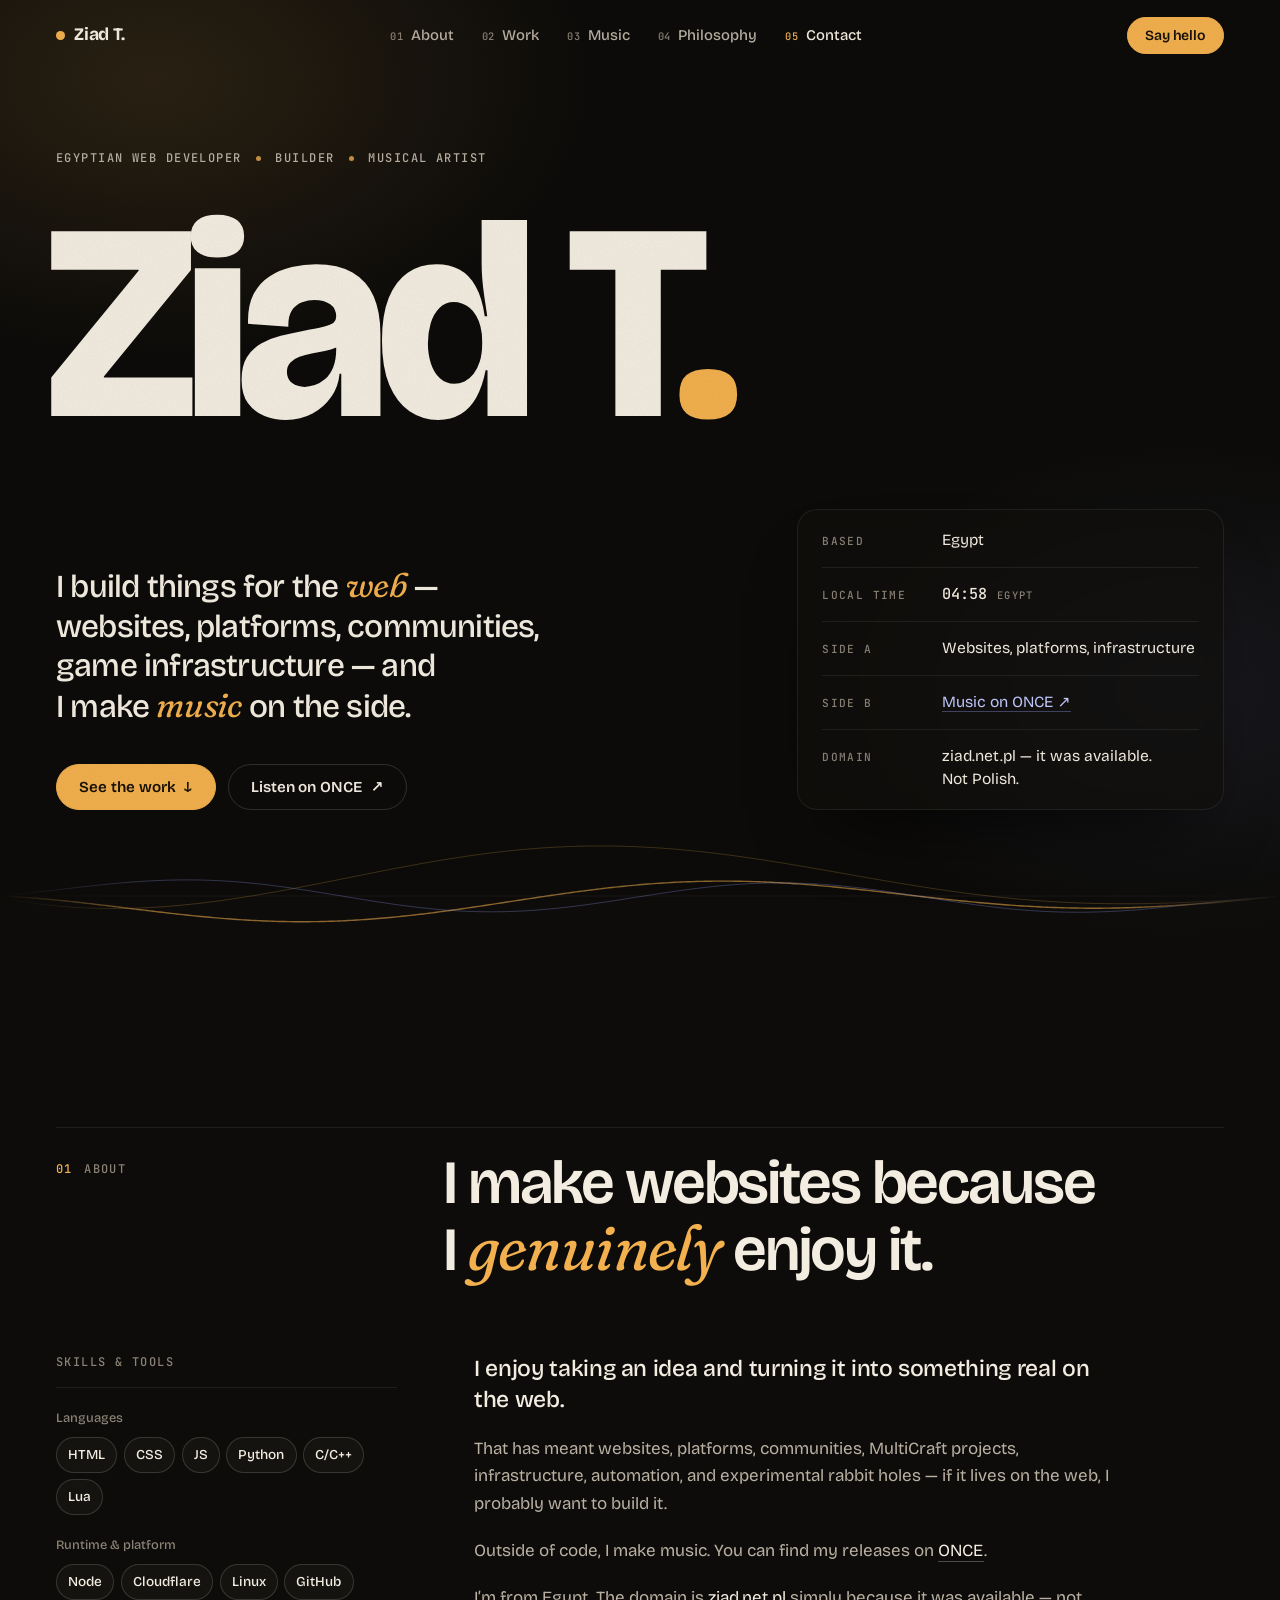
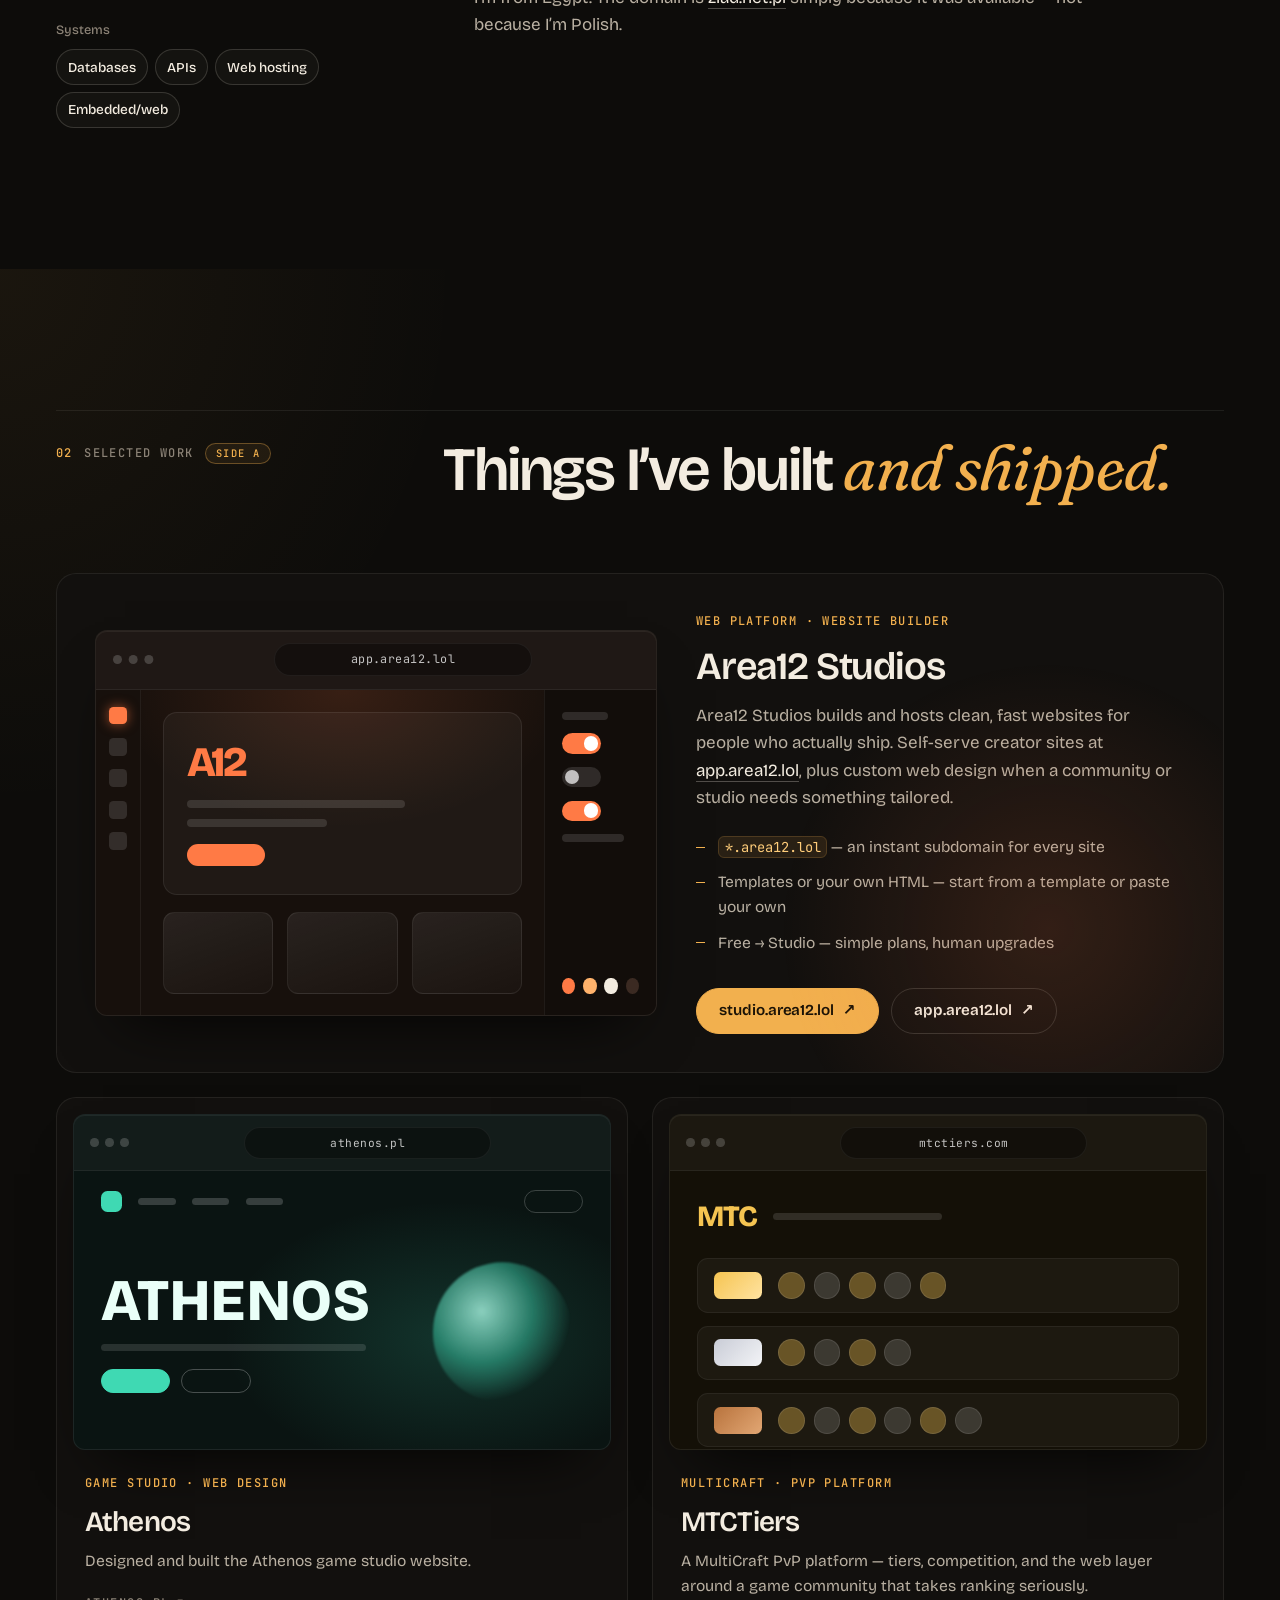
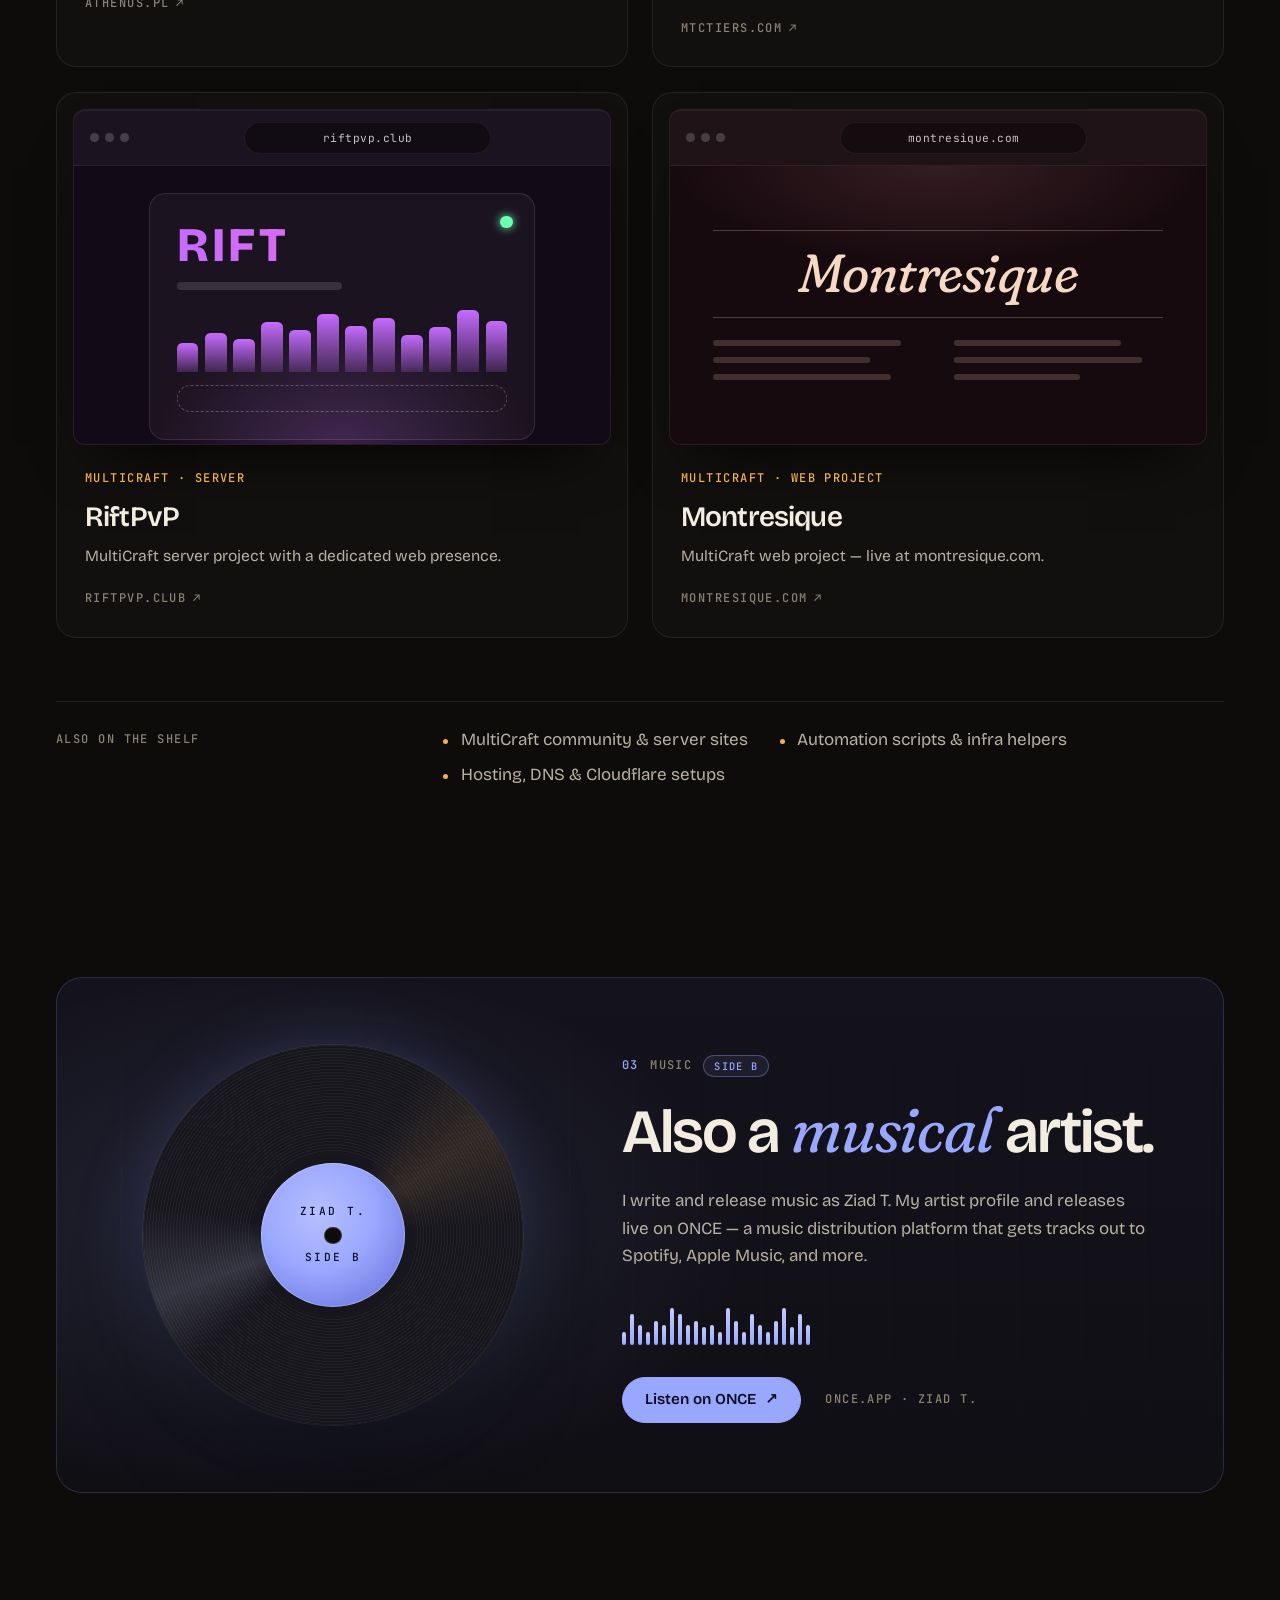
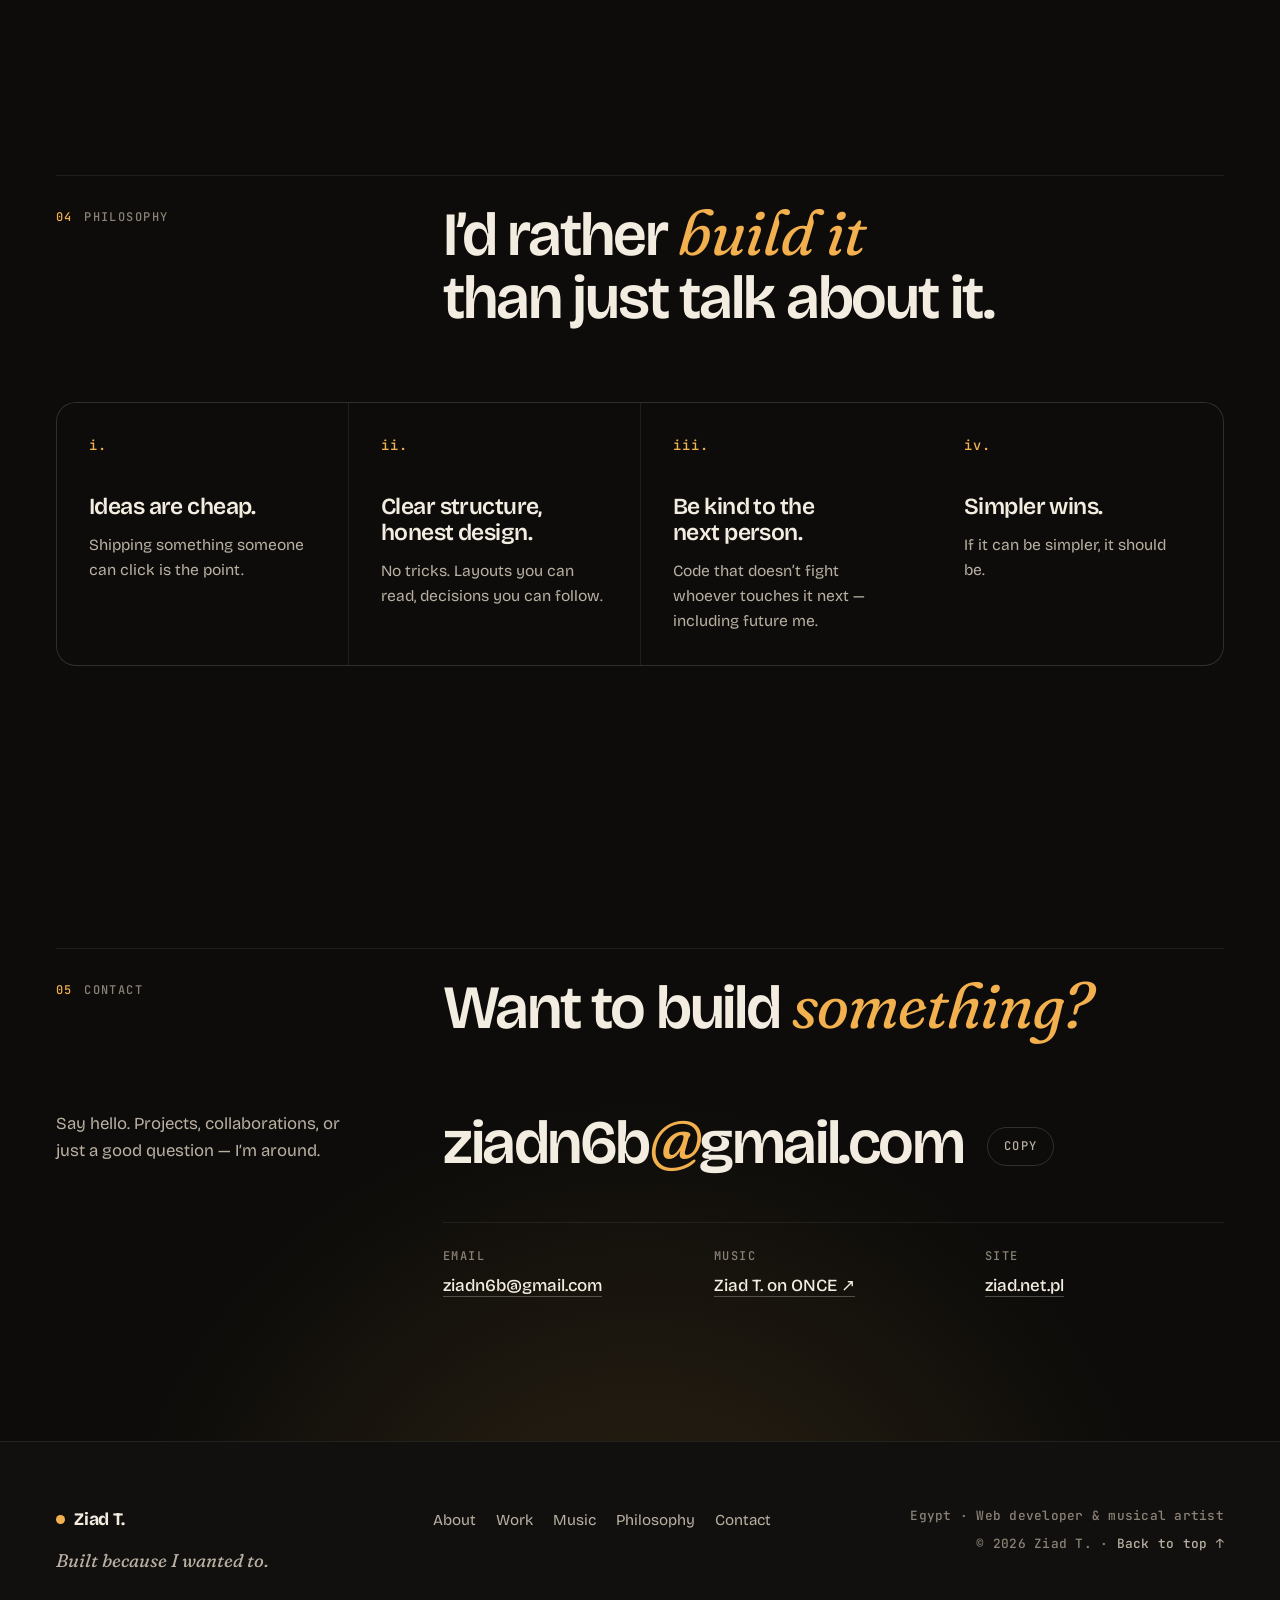
<file: index.html>
<!DOCTYPE html>
<html lang="en" class="no-js">
<head>
  <meta charset="UTF-8">
  <meta name="viewport" content="width=device-width, initial-scale=1.0, viewport-fit=cover">
  <title>Ziad T. — Web Developer, Builder &amp; Musical Artist</title>
  <meta name="description" content="Egyptian web developer, builder, and musical artist. I love building things for the web — and making music on the side.">
  <meta name="author" content="Ziad T.">
  <meta name="robots" content="index, follow">
  <meta name="theme-color" content="#0d0c0a">
  <meta name="color-scheme" content="dark">
  <link rel="canonical" href="https://ziad.net.pl/">

  <!-- Open Graph -->
  <meta property="og:type" content="website">
  <meta property="og:url" content="https://ziad.net.pl/">
  <meta property="og:title" content="Ziad T. — Web Developer, Builder &amp; Musical Artist">
  <meta property="og:description" content="Egyptian web developer, builder, and musical artist. I love building things for the web — and making music on the side.">
  <meta property="og:image" content="https://ziad.net.pl/assets/og.png">
  <meta property="og:image:width" content="1200">
  <meta property="og:image:height" content="630">
  <meta property="og:image:alt" content="Ziad T. — I build things for the web and make music on the side.">
  <meta property="og:locale" content="en_US">
  <meta property="og:site_name" content="Ziad T.">

  <!-- Twitter -->
  <meta name="twitter:card" content="summary_large_image">
  <meta name="twitter:title" content="Ziad T. — Web Developer, Builder &amp; Musical Artist">
  <meta name="twitter:description" content="Egyptian web developer, builder, and musical artist.">
  <meta name="twitter:image" content="https://ziad.net.pl/assets/og.png">

  <link rel="icon" href="assets/favicon.svg" type="image/svg+xml">
  <link rel="apple-touch-icon" href="assets/apple-touch-icon.png">

  <link rel="preconnect" href="https://fonts.googleapis.com">
  <link rel="preconnect" href="https://fonts.gstatic.com" crossorigin>
  <link href="https://fonts.googleapis.com/css2?family=Bricolage+Grotesque:opsz,wght@12..96,300..800&family=Fraunces:ital,opsz,wght,SOFT,WONK@1,9..144,300..700,0..100,0..1&family=JetBrains+Mono:wght@400;500&display=swap" rel="stylesheet">

  <link rel="stylesheet" href="styles.css">

  <script type="application/ld+json">
  {
    "@context": "https://schema.org",
    "@type": "Person",
    "name": "Ziad T.",
    "url": "https://ziad.net.pl/",
    "email": "mailto:ziadn6b@gmail.com",
    "jobTitle": "Web developer",
    "nationality": { "@type": "Country", "name": "Egypt" },
    "knowsAbout": ["Web development", "Web platforms", "Infrastructure", "Music"],
    "sameAs": ["https://once.app/u/1d13454b-e098-41f7-97ac-60f2f4747c22"]
  }
  </script>
  <script>document.documentElement.classList.replace("no-js", "js");</script>
</head>
<body>
  <a class="skip-link" href="#main">Skip to content</a>
  <div class="grain" aria-hidden="true"></div>

  <header class="site-header" id="top">
    <div class="wrap header-inner">
      <a class="brand" href="#top" aria-label="Ziad T. — back to top">
        <span class="brand-dot" aria-hidden="true"></span>
        <span class="brand-name">Ziad T.</span>
      </a>

      <nav class="nav" aria-label="Primary">
        <ul class="nav-list">
          <li><a href="#about"><span class="nav-num" aria-hidden="true">01</span>About</a></li>
          <li><a href="#work"><span class="nav-num" aria-hidden="true">02</span>Work</a></li>
          <li><a href="#music"><span class="nav-num" aria-hidden="true">03</span>Music</a></li>
          <li><a href="#philosophy"><span class="nav-num" aria-hidden="true">04</span>Philosophy</a></li>
          <li><a href="#contact"><span class="nav-num" aria-hidden="true">05</span>Contact</a></li>
        </ul>
      </nav>

      <div class="header-actions">
        <a class="btn btn-primary btn-sm header-cta" href="mailto:ziadn6b@gmail.com">Say hello</a>
        <button class="nav-toggle" type="button" aria-expanded="false" aria-controls="menu" aria-label="Open menu">
          <span class="nav-toggle-bar" aria-hidden="true"></span>
          <span class="nav-toggle-bar" aria-hidden="true"></span>
        </button>
      </div>
    </div>
  </header>

  <div id="menu" class="menu" hidden>
    <nav class="menu-nav" aria-label="Mobile">
      <ol class="menu-list">
        <li><a href="#about"><span class="menu-num" aria-hidden="true">01</span>About</a></li>
        <li><a href="#work"><span class="menu-num" aria-hidden="true">02</span>Work</a></li>
        <li><a href="#music"><span class="menu-num" aria-hidden="true">03</span>Music</a></li>
        <li><a href="#philosophy"><span class="menu-num" aria-hidden="true">04</span>Philosophy</a></li>
        <li><a href="#contact"><span class="menu-num" aria-hidden="true">05</span>Contact</a></li>
      </ol>
    </nav>
    <div class="menu-foot">
      <a href="mailto:ziadn6b@gmail.com">ziadn6b@gmail.com</a>
      <a href="https://once.app/u/1d13454b-e098-41f7-97ac-60f2f4747c22" rel="noopener noreferrer" target="_blank">Ziad T. on ONCE <span aria-hidden="true">↗</span></a>
    </div>
  </div>

  <main id="main">
    <!-- ================= HERO ================= -->
    <section class="hero" aria-labelledby="hero-name">
      <div class="wrap hero-inner">
        <p class="hero-kicker mono">
          <span>Egyptian web developer</span>
          <span>Builder</span>
          <span>Musical artist</span>
        </p>

        <h1 id="hero-name" class="hero-name">Ziad&nbsp;T<span class="hero-dot">.</span></h1>

        <div class="hero-grid">
          <div class="hero-statement">
            <p class="hero-lead">
              I build things for the <em>web</em> — websites, platforms, communities,
              game infrastructure — and I make <em>music</em> on the side.
            </p>
            <div class="hero-actions">
              <a class="btn btn-primary" href="#work">See the work <span class="btn-arrow" aria-hidden="true">↓</span></a>
              <a class="btn btn-ghost" href="https://once.app/u/1d13454b-e098-41f7-97ac-60f2f4747c22" rel="noopener noreferrer" target="_blank">Listen on ONCE <span class="btn-arrow" aria-hidden="true">↗</span></a>
            </div>
          </div>

          <dl class="hero-card">
            <div class="hero-card-row">
              <dt>Based</dt>
              <dd>Egypt</dd>
            </div>
            <div class="hero-card-row">
              <dt>Local time</dt>
              <dd><time class="clock" data-clock datetime="">--:--</time> <span class="clock-zone mono">Egypt</span></dd>
            </div>
            <div class="hero-card-row">
              <dt>Side A</dt>
              <dd>Websites, platforms, infrastructure</dd>
            </div>
            <div class="hero-card-row">
              <dt>Side B</dt>
              <dd><a href="https://once.app/u/1d13454b-e098-41f7-97ac-60f2f4747c22" rel="noopener noreferrer" target="_blank">Music on ONCE <span aria-hidden="true">↗</span></a></dd>
            </div>
            <div class="hero-card-row">
              <dt>Domain</dt>
              <dd>ziad.net.pl — it was available. <span class="nowrap">Not Polish.</span></dd>
            </div>
          </dl>
        </div>
      </div>

      <div class="hero-signal" aria-hidden="true">
        <canvas class="signal" data-signal></canvas>
      </div>
    </section>

    <!-- ================= ABOUT ================= -->
    <section id="about" class="section about" aria-labelledby="about-heading">
      <div class="wrap">
        <header class="section-head" data-reveal>
          <p class="section-index mono"><span class="idx">01</span> About</p>
          <h2 id="about-heading">I make websites because I <em>genuinely</em> enjoy it.</h2>
        </header>

        <div class="about-grid">
          <div class="prose" data-reveal>
            <p class="lede">
              I enjoy taking an idea and turning it into something real on the web.
            </p>
            <p>
              That has meant websites, platforms, communities, MultiCraft projects,
              infrastructure, automation, and experimental rabbit holes — if it lives
              on the web, I probably want to build it.
            </p>
            <p>
              Outside of code, I make music. You can find my releases on
              <a href="https://once.app/u/1d13454b-e098-41f7-97ac-60f2f4747c22" rel="noopener noreferrer" target="_blank">ONCE</a>.
            </p>
            <p>
              I’m from Egypt. The domain is <a href="https://ziad.net.pl">ziad.net.pl</a>
              simply because it was available — not because I’m Polish.
            </p>
          </div>

          <aside class="stack" aria-labelledby="stack-heading" data-reveal>
            <h3 id="stack-heading" class="stack-title mono">Skills &amp; tools</h3>
            <dl class="stack-groups">
              <div class="stack-group">
                <dt>Languages</dt>
                <dd>
                  <ul class="stack-list">
                    <li>HTML</li><li>CSS</li><li>JS</li><li>Python</li><li>C/C++</li><li>Lua</li>
                  </ul>
                </dd>
              </div>
              <div class="stack-group">
                <dt>Runtime &amp; platform</dt>
                <dd>
                  <ul class="stack-list">
                    <li>Node</li><li>Cloudflare</li><li>Linux</li><li>GitHub</li>
                  </ul>
                </dd>
              </div>
              <div class="stack-group">
                <dt>Systems</dt>
                <dd>
                  <ul class="stack-list">
                    <li>Databases</li><li>APIs</li><li>Web hosting</li><li>Embedded/web</li>
                  </ul>
                </dd>
              </div>
            </dl>
          </aside>
        </div>
      </div>
    </section>

    <!-- ================= WORK (SIDE A) ================= -->
    <section id="work" class="section work" aria-labelledby="work-heading">
      <div class="wrap">
        <header class="section-head" data-reveal>
          <p class="section-index mono"><span class="idx">02</span> Selected work <span class="side-tag side-a">Side A</span></p>
          <h2 id="work-heading">Things I’ve built <em>and shipped.</em></h2>
        </header>

        <!-- Area12 Studios — lead project -->
        <article class="project project-lead" data-reveal>
          <div class="project-visual">
            <div class="shot shot-area12" aria-hidden="true">
              <div class="shot-bar">
                <span class="shot-dots"></span>
                <span class="shot-url">app.area12.lol</span>
              </div>
              <div class="shot-body shot-app">
                <div class="app-side">
                  <i class="app-icon on"></i><i class="app-icon"></i><i class="app-icon"></i><i class="app-icon"></i><i class="app-icon"></i>
                </div>
                <div class="app-canvas">
                  <div class="app-hero">
                    <b class="app-mark">A12</b>
                    <i class="ln w-70"></i>
                    <i class="ln w-45"></i>
                    <span class="app-cta"></span>
                  </div>
                  <div class="app-cards">
                    <i></i><i></i><i></i>
                  </div>
                </div>
                <div class="app-panel">
                  <i class="ln w-60"></i>
                  <span class="tog on"></span>
                  <span class="tog"></span>
                  <span class="tog on"></span>
                  <i class="ln w-80"></i>
                  <span class="swatches"><i></i><i></i><i></i><i></i></span>
                </div>
              </div>
            </div>
          </div>

          <div class="project-body">
            <p class="project-meta mono">Web platform · Website builder</p>
            <h3 class="project-title">Area12 Studios</h3>
            <p class="project-desc">
              Area12 Studios builds and hosts clean, fast websites for people who actually ship.
              Self-serve creator sites at
              <a href="https://app.area12.lol" rel="noopener noreferrer" target="_blank">app.area12.lol</a>,
              plus custom web design when a community or studio needs something tailored.
            </p>
            <ul class="project-points">
              <li><code>*.area12.lol</code> — an instant subdomain for every site</li>
              <li>Templates or your own HTML — start from a template or paste your own</li>
              <li>Free → Studio — simple plans, human upgrades</li>
            </ul>
            <div class="project-links">
              <a class="btn btn-primary" href="https://studio.area12.lol" rel="noopener noreferrer" target="_blank">studio.area12.lol <span class="btn-arrow" aria-hidden="true">↗</span></a>
              <a class="btn btn-ghost" href="https://app.area12.lol" rel="noopener noreferrer" target="_blank">app.area12.lol <span class="btn-arrow" aria-hidden="true">↗</span></a>
            </div>
          </div>
        </article>

        <div class="project-grid">
          <!-- Athenos -->
          <article class="project project-card" data-reveal>
            <div class="project-visual">
              <div class="shot shot-athenos" aria-hidden="true">
                <div class="shot-bar">
                  <span class="shot-dots"></span>
                  <span class="shot-url">athenos.pl</span>
                </div>
                <div class="shot-body shot-site">
                  <div class="site-nav"><b></b><i></i><i></i><i></i><span></span></div>
                  <div class="site-hero">
                    <span class="site-orb"></span>
                    <b class="site-word">ATHENOS</b>
                    <i class="ln w-55"></i>
                    <span class="site-btns"><i class="fill"></i><i></i></span>
                  </div>
                </div>
              </div>
            </div>
            <div class="project-body">
              <p class="project-meta mono">Game studio · Web design</p>
              <h3 class="project-title"><a class="project-link" href="https://athenos.pl" rel="noopener noreferrer" target="_blank">Athenos</a></h3>
              <p class="project-desc">Designed and built the Athenos game studio website.</p>
              <p class="project-domain mono">athenos.pl <span aria-hidden="true">↗</span></p>
            </div>
          </article>

          <!-- MTCTiers -->
          <article class="project project-card" data-reveal>
            <div class="project-visual">
              <div class="shot shot-mtc" aria-hidden="true">
                <div class="shot-bar">
                  <span class="shot-dots"></span>
                  <span class="shot-url">mtctiers.com</span>
                </div>
                <div class="shot-body shot-tiers">
                  <div class="tier-head"><b>MTC</b><i class="ln w-35"></i></div>
                  <div class="tier-row"><span class="tier-badge t1"></span><span class="tier-avatars"><i></i><i></i><i></i><i></i><i></i></span></div>
                  <div class="tier-row"><span class="tier-badge t2"></span><span class="tier-avatars"><i></i><i></i><i></i><i></i></span></div>
                  <div class="tier-row"><span class="tier-badge t3"></span><span class="tier-avatars"><i></i><i></i><i></i><i></i><i></i><i></i></span></div>
                </div>
              </div>
            </div>
            <div class="project-body">
              <p class="project-meta mono">MultiCraft · PvP platform</p>
              <h3 class="project-title"><a class="project-link" href="https://mtctiers.com" rel="noopener noreferrer" target="_blank">MTCTiers</a></h3>
              <p class="project-desc">A MultiCraft PvP platform — tiers, competition, and the web layer around a game community that takes ranking seriously.</p>
              <p class="project-domain mono">mtctiers.com <span aria-hidden="true">↗</span></p>
            </div>
          </article>

          <!-- RiftPvP -->
          <article class="project project-card" data-reveal>
            <div class="project-visual">
              <div class="shot shot-rift" aria-hidden="true">
                <div class="shot-bar">
                  <span class="shot-dots"></span>
                  <span class="shot-url">riftpvp.club</span>
                </div>
                <div class="shot-body shot-server">
                  <div class="server-card">
                    <span class="server-dot"></span>
                    <b class="server-word">RIFT</b>
                    <i class="ln w-50"></i>
                    <span class="server-bars"><i></i><i></i><i></i><i></i><i></i><i></i><i></i><i></i><i></i><i></i><i></i><i></i></span>
                    <span class="server-ip"></span>
                  </div>
                </div>
              </div>
            </div>
            <div class="project-body">
              <p class="project-meta mono">MultiCraft · Server</p>
              <h3 class="project-title"><a class="project-link" href="https://riftpvp.club" rel="noopener noreferrer" target="_blank">RiftPvP</a></h3>
              <p class="project-desc">MultiCraft server project with a dedicated web presence.</p>
              <p class="project-domain mono">riftpvp.club <span aria-hidden="true">↗</span></p>
            </div>
          </article>

          <!-- Montresique -->
          <article class="project project-card" data-reveal>
            <div class="project-visual">
              <div class="shot shot-mont" aria-hidden="true">
                <div class="shot-bar">
                  <span class="shot-dots"></span>
                  <span class="shot-url">montresique.com</span>
                </div>
                <div class="shot-body shot-editorial">
                  <span class="ed-rule"></span>
                  <b class="ed-word">Montresique</b>
                  <span class="ed-rule"></span>
                  <div class="ed-cols">
                    <span><i class="ln w-90"></i><i class="ln w-75"></i><i class="ln w-85"></i></span>
                    <span><i class="ln w-80"></i><i class="ln w-90"></i><i class="ln w-60"></i></span>
                  </div>
                </div>
              </div>
            </div>
            <div class="project-body">
              <p class="project-meta mono">MultiCraft · Web project</p>
              <h3 class="project-title"><a class="project-link" href="https://montresique.com" rel="noopener noreferrer" target="_blank">Montresique</a></h3>
              <p class="project-desc">MultiCraft web project — live at montresique.com.</p>
              <p class="project-domain mono">montresique.com <span aria-hidden="true">↗</span></p>
            </div>
          </article>
        </div>

        <div class="work-more" data-reveal>
          <p class="work-more-label mono">Also on the shelf</p>
          <ul class="work-more-list">
            <li>MultiCraft community &amp; server sites</li>
            <li>Automation scripts &amp; infra helpers</li>
            <li>Hosting, DNS &amp; Cloudflare setups</li>
          </ul>
        </div>
      </div>
    </section>

    <!-- ================= MUSIC (SIDE B) ================= -->
    <section id="music" class="section music" aria-labelledby="music-heading">
      <div class="wrap">
        <div class="music-panel" data-reveal>
          <div class="music-visual" aria-hidden="true">
            <div class="disc">
              <div class="disc-grooves"></div>
              <div class="disc-sheen"></div>
              <div class="disc-label">
                <span class="disc-label-top mono">Ziad T.</span>
                <span class="disc-label-hole"></span>
                <span class="disc-label-bottom mono">Side B</span>
              </div>
            </div>
          </div>

          <div class="music-body">
            <p class="section-index mono"><span class="idx idx-b">03</span> Music <span class="side-tag side-b">Side B</span></p>
            <h2 id="music-heading">Also a <em>musical</em> artist.</h2>
            <p class="music-copy">
              I write and release music as Ziad T. My artist profile and releases live on ONCE —
              a music distribution platform that gets tracks out to Spotify, Apple Music, and more.
            </p>
            <div class="eq" aria-hidden="true">
              <i></i><i></i><i></i><i></i><i></i><i></i><i></i><i></i><i></i><i></i><i></i><i></i><i></i><i></i><i></i><i></i><i></i><i></i><i></i><i></i><i></i><i></i><i></i><i></i>
            </div>
            <div class="music-actions">
              <a class="btn btn-b" href="https://once.app/u/1d13454b-e098-41f7-97ac-60f2f4747c22" rel="noopener noreferrer" target="_blank">Listen on ONCE <span class="btn-arrow" aria-hidden="true">↗</span></a>
              <span class="music-hint mono">once.app · Ziad T.</span>
            </div>
          </div>
        </div>
      </div>
    </section>

    <!-- ================= PHILOSOPHY ================= -->
    <section id="philosophy" class="section philosophy" aria-labelledby="philosophy-heading">
      <div class="wrap">
        <header class="section-head" data-reveal>
          <p class="section-index mono"><span class="idx">04</span> Philosophy</p>
          <h2 id="philosophy-heading">I’d rather <em>build it</em> than just talk about it.</h2>
        </header>

        <ol class="principles">
          <li class="principle" data-reveal>
            <span class="principle-num mono" aria-hidden="true">i.</span>
            <h3>Ideas are cheap.</h3>
            <p>Shipping something someone can click is the point.</p>
          </li>
          <li class="principle" data-reveal>
            <span class="principle-num mono" aria-hidden="true">ii.</span>
            <h3>Clear structure, honest design.</h3>
            <p>No tricks. Layouts you can read, decisions you can follow.</p>
          </li>
          <li class="principle" data-reveal>
            <span class="principle-num mono" aria-hidden="true">iii.</span>
            <h3>Be kind to the next person.</h3>
            <p>Code that doesn’t fight whoever touches it next — including future me.</p>
          </li>
          <li class="principle" data-reveal>
            <span class="principle-num mono" aria-hidden="true">iv.</span>
            <h3>Simpler wins.</h3>
            <p>If it can be simpler, it should be.</p>
          </li>
        </ol>
      </div>
    </section>

    <!-- ================= CONTACT ================= -->
    <section id="contact" class="section contact" aria-labelledby="contact-heading">
      <div class="wrap">
        <header class="section-head" data-reveal>
          <p class="section-index mono"><span class="idx">05</span> Contact</p>
          <h2 id="contact-heading">Want to build <em>something?</em></h2>
        </header>

        <div class="contact-body" data-reveal>
          <p class="contact-copy">
            Say hello. Projects, collaborations, or just a good question — I’m around.
          </p>

          <div class="contact-email">
            <a class="contact-email-link" href="mailto:ziadn6b@gmail.com">ziadn6b<span class="at">@</span>gmail.com</a>
            <button class="copy-btn" type="button" data-copy="ziadn6b@gmail.com" aria-label="Copy email address">
              <span class="copy-btn-text">Copy</span>
            </button>
            <span class="sr-only" role="status" aria-live="polite" data-copy-status></span>
          </div>

          <dl class="contact-list">
            <div>
              <dt class="mono">Email</dt>
              <dd><a href="mailto:ziadn6b@gmail.com">ziadn6b@gmail.com</a></dd>
            </div>
            <div>
              <dt class="mono">Music</dt>
              <dd><a href="https://once.app/u/1d13454b-e098-41f7-97ac-60f2f4747c22" rel="noopener noreferrer" target="_blank">Ziad T. on ONCE <span aria-hidden="true">↗</span></a></dd>
            </div>
            <div>
              <dt class="mono">Site</dt>
              <dd><a href="https://ziad.net.pl">ziad.net.pl</a></dd>
            </div>
          </dl>
        </div>
      </div>
    </section>
  </main>

  <footer class="site-footer">
    <div class="wrap footer-inner">
      <div class="footer-brand">
        <a class="brand" href="#top">
          <span class="brand-dot" aria-hidden="true"></span>
          <span class="brand-name">Ziad T.</span>
        </a>
        <p class="footer-tagline">Built because I wanted to.</p>
      </div>

      <nav class="footer-nav" aria-label="Footer">
        <ul>
          <li><a href="#about">About</a></li>
          <li><a href="#work">Work</a></li>
          <li><a href="#music">Music</a></li>
          <li><a href="#philosophy">Philosophy</a></li>
          <li><a href="#contact">Contact</a></li>
        </ul>
      </nav>

      <div class="footer-meta mono">
        <p>Egypt · Web developer &amp; musical artist</p>
        <p>© <span data-year>2026</span> Ziad T. · <a href="#top">Back to top <span aria-hidden="true">↑</span></a></p>
      </div>
    </div>
  </footer>

  <script src="script.js" defer></script>
</body>
</html>
</file>
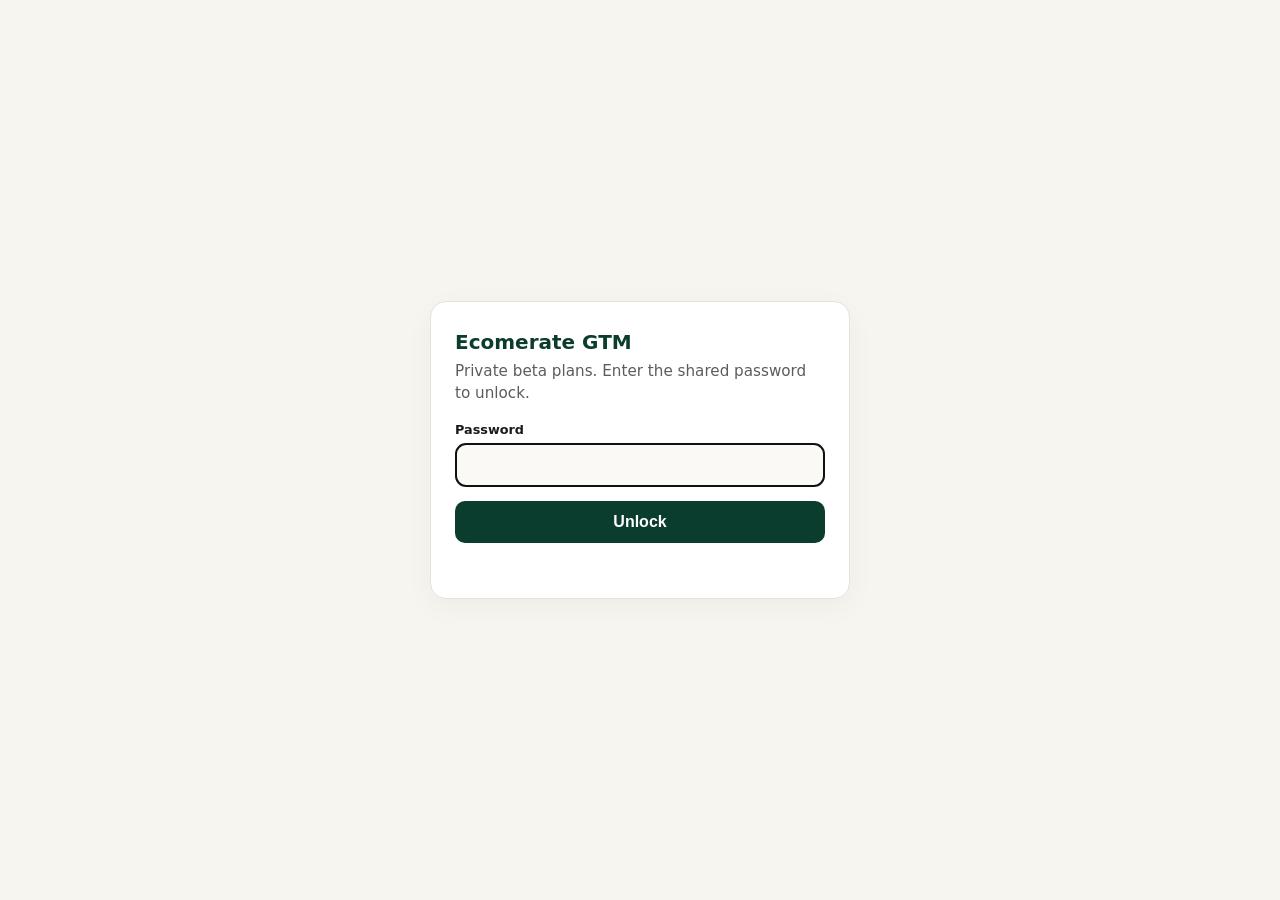
<file: ecomerate-gtm/index.html>
<!DOCTYPE html>
<html lang="en">
<head>
  <meta charset="UTF-8" />
  <meta name="viewport" content="width=device-width, initial-scale=1" />
  <title>Ecomerate — Private Beta GTM</title>
  <meta name="robots" content="noindex, nofollow" />
  <meta name="description" content="Password-protected private beta GTM plans." />
  <style>
    :root { color-scheme: light; --bg:#f7f5f0; --paper:#fff; --ink:#1a1a1a; --muted:#5c5c5c; --line:#e6e2d8; --accent:#0b3d2e; --danger:#8b1e1e; }
    * { box-sizing: border-box; }
    body { margin:0; font-family: ui-sans-serif, system-ui, -apple-system, Segoe UI, Roboto, sans-serif; background:var(--bg); color:var(--ink); }
    #gate { min-height:100vh; display:grid; place-items:center; padding:24px; }
    .card { width:min(420px,100%); background:var(--paper); border:1px solid var(--line); border-radius:16px; padding:28px 24px; box-shadow:0 8px 30px rgba(0,0,0,.04); }
    h1 { margin:0 0 6px; font-size:1.25rem; color:var(--accent); }
    p { margin:0 0 18px; color:var(--muted); font-size:.95rem; line-height:1.45; }
    label { display:block; font-size:.8rem; font-weight:600; margin-bottom:6px; }
    input[type=password] { width:100%; padding:12px 14px; border:1px solid var(--line); border-radius:10px; font-size:1rem; background:#faf9f6; }
    button { margin-top:14px; width:100%; padding:12px 14px; border:0; border-radius:10px; background:var(--accent); color:#fff; font-weight:600; font-size:1rem; cursor:pointer; }
    button:disabled { opacity:.6; cursor:wait; }
    .err { color:var(--danger); font-size:.85rem; margin-top:10px; min-height:1.2em; }
    #unlocked { display:none; }
    #unlocked.show { display:block; }
    #gate.hide { display:none; }
  </style>
</head>
<body>
  <div id="gate">
    <form class="card" id="unlockForm" autocomplete="off">
      <h1>Ecomerate GTM</h1>
      <p>Private beta plans. Enter the shared password to unlock.</p>
      <label for="pw">Password</label>
      <input id="pw" type="password" name="password" required autofocus />
      <button type="submit" id="go">Unlock</button>
      <div class="err" id="err" aria-live="polite"></div>
    </form>
  </div>
  <div id="unlocked"></div>
  <script>
(function () {
  const EXPECTED = "1f1b717d2ba02d3e44f285b3a73cc3e40c10460eaeddd9f42cf3dff532130d30";
  const PAYLOAD_URL = "https://ecomerate-gtm.web.app/payload.json";

  async function sha256Hex(text) {
    const data = new TextEncoder().encode(text);
    const buf = await crypto.subtle.digest("SHA-256", data);
    return [...new Uint8Array(buf)].map(b => b.toString(16).padStart(2, "0")).join("");
  }

  function b64ToBytes(b64) {
    const bin = atob(b64);
    const out = new Uint8Array(bin.length);
    for (let i = 0; i < bin.length; i++) out[i] = bin.charCodeAt(i);
    return out;
  }

  async function deriveKey(password, salt, iterations) {
    const base = await crypto.subtle.importKey(
      "raw", new TextEncoder().encode(password), "PBKDF2", false, ["deriveKey"]
    );
    return crypto.subtle.deriveKey(
      { name: "PBKDF2", salt, iterations, hash: "SHA-256" },
      base,
      { name: "AES-GCM", length: 256 },
      false,
      ["decrypt"]
    );
  }

  async function unlock(password) {
    const hash = await sha256Hex(password);
    if (hash !== EXPECTED) throw new Error("Wrong password.");

    const res = await fetch(PAYLOAD_URL, { cache: "no-store" });
    if (!res.ok) throw new Error("Could not load secure payload.");
    const pack = await res.json();
    if (pack.pwHash && pack.pwHash !== hash) throw new Error("Wrong password.");

    const salt = b64ToBytes(pack.salt);
    const iv = b64ToBytes(pack.iv);
    const ct = b64ToBytes(pack.ct);
    const key = await deriveKey(password, salt, pack.iter || 200000);
    let plainBuf;
    try {
      plainBuf = await crypto.subtle.decrypt({ name: "AES-GCM", iv }, key, ct);
    } catch (e) {
      throw new Error("Wrong password.");
    }
    const data = JSON.parse(new TextDecoder().decode(plainBuf));
    const style = document.createElement("style");
    style.textContent = data.styles || "";
    document.head.appendChild(style);
    const unlocked = document.getElementById("unlocked");
    unlocked.innerHTML = data.body || "";
    unlocked.classList.add("show");
    document.getElementById("gate").classList.add("hide");
    try { sessionStorage.setItem("ecomerate_gtm_ok", "1"); } catch (_) {}
  }

  const form = document.getElementById("unlockForm");
  const err = document.getElementById("err");
  const go = document.getElementById("go");
  form.addEventListener("submit", async (e) => {
    e.preventDefault();
    err.textContent = "";
    go.disabled = true;
    try {
      await unlock(document.getElementById("pw").value);
    } catch (ex) {
      err.textContent = ex.message || "Unlock failed.";
      go.disabled = false;
    }
  });
})();
  </script>
</body>
</html>
</file>
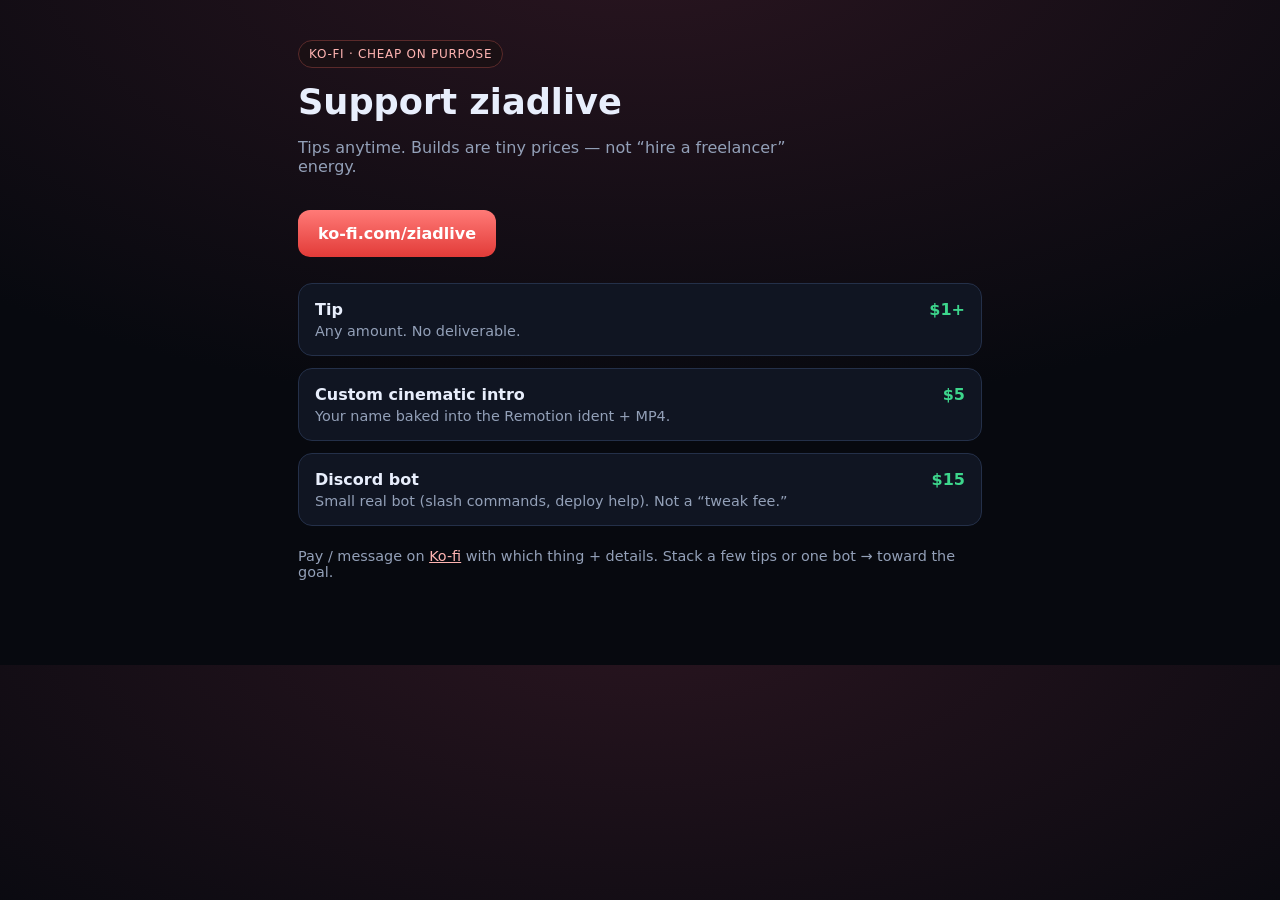
<file: hire/index.html>
<!DOCTYPE html>
<html lang="en">
<head>
  <meta charset="UTF-8" />
  <meta name="viewport" content="width=device-width, initial-scale=1" />
  <title>Support ziadlive — tips &amp; cheap builds</title>
  <meta name="description" content="Tip on Ko-fi, or grab a small build — Discord bot $15, custom intro $5." />
  <style>
    :root { color-scheme: dark; --bg:#07090f; --card:#101522; --line:#243049; --text:#e8eefc; --muted:#93a0b8; --accent:#ff5e5b; --ok:#3dd68c; }
    * { box-sizing: border-box; }
    body { margin:0; font-family: ui-sans-serif, system-ui, Segoe UI, Roboto, sans-serif; background: radial-gradient(1000px 480px at 50% -10%, #2a1520, var(--bg)); color: var(--text); }
    .wrap { max-width: 720px; margin: 0 auto; padding: 40px 18px 70px; }
    .badge { display:inline-block; font-size:12px; letter-spacing:.06em; text-transform:uppercase; color:#ffb4b2; border:1px solid #5a2a2a; background:#1a1014; padding:6px 10px; border-radius:999px; }
    h1 { font-size: clamp(1.6rem, 4vw, 2.2rem); margin:14px 0 8px; line-height:1.15; }
    .lead { color:var(--muted); max-width: 48ch; }
    .btn { display:inline-flex; align-items:center; gap:8px; margin-top:18px; background:linear-gradient(180deg,#ff7a77,#e23b38); color:#fff; font-weight:700; text-decoration:none; padding:14px 20px; border-radius:12px; }
    .btn:hover { filter:brightness(1.06); }
    .grid { display:grid; gap:12px; margin-top:26px; }
    .card { background:var(--card); border:1px solid var(--line); border-radius:14px; padding:16px; display:flex; justify-content:space-between; gap:12px; align-items:flex-start; }
    .card h2 { margin:0 0 4px; font-size:1rem; }
    .card p { margin:0; color:var(--muted); font-size:.9rem; }
    .price { font-weight:700; color:var(--ok); white-space:nowrap; }
    .note { margin-top:22px; color:var(--muted); font-size:.9rem; }
    a.soft { color:#ffb4b2; }
  </style>
</head>
<body>
  <div class="wrap">
    <div class="badge">Ko-fi · cheap on purpose</div>
    <h1>Support ziadlive</h1>
    <p class="lead">Tips anytime. Builds are tiny prices — not “hire a freelancer” energy.</p>
    <a class="btn" href="https://ko-fi.com/ziadlive" target="_blank" rel="noopener">ko-fi.com/ziadlive</a>

    <div class="grid">
      <div class="card"><div><h2>Tip</h2><p>Any amount. No deliverable.</p></div><div class="price">$1+</div></div>
      <div class="card"><div><h2>Custom cinematic intro</h2><p>Your name baked into the Remotion ident + MP4.</p></div><div class="price">$5</div></div>
      <div class="card"><div><h2>Discord bot</h2><p>Small real bot (slash commands, deploy help). Not a “tweak fee.”</p></div><div class="price">$15</div></div>
    </div>

    <p class="note">Pay / message on <a class="soft" href="https://ko-fi.com/ziadlive">Ko-fi</a> with which thing + details. Stack a few tips or one bot → toward the goal.</p>
  </div>
</body>
</html>
</file>
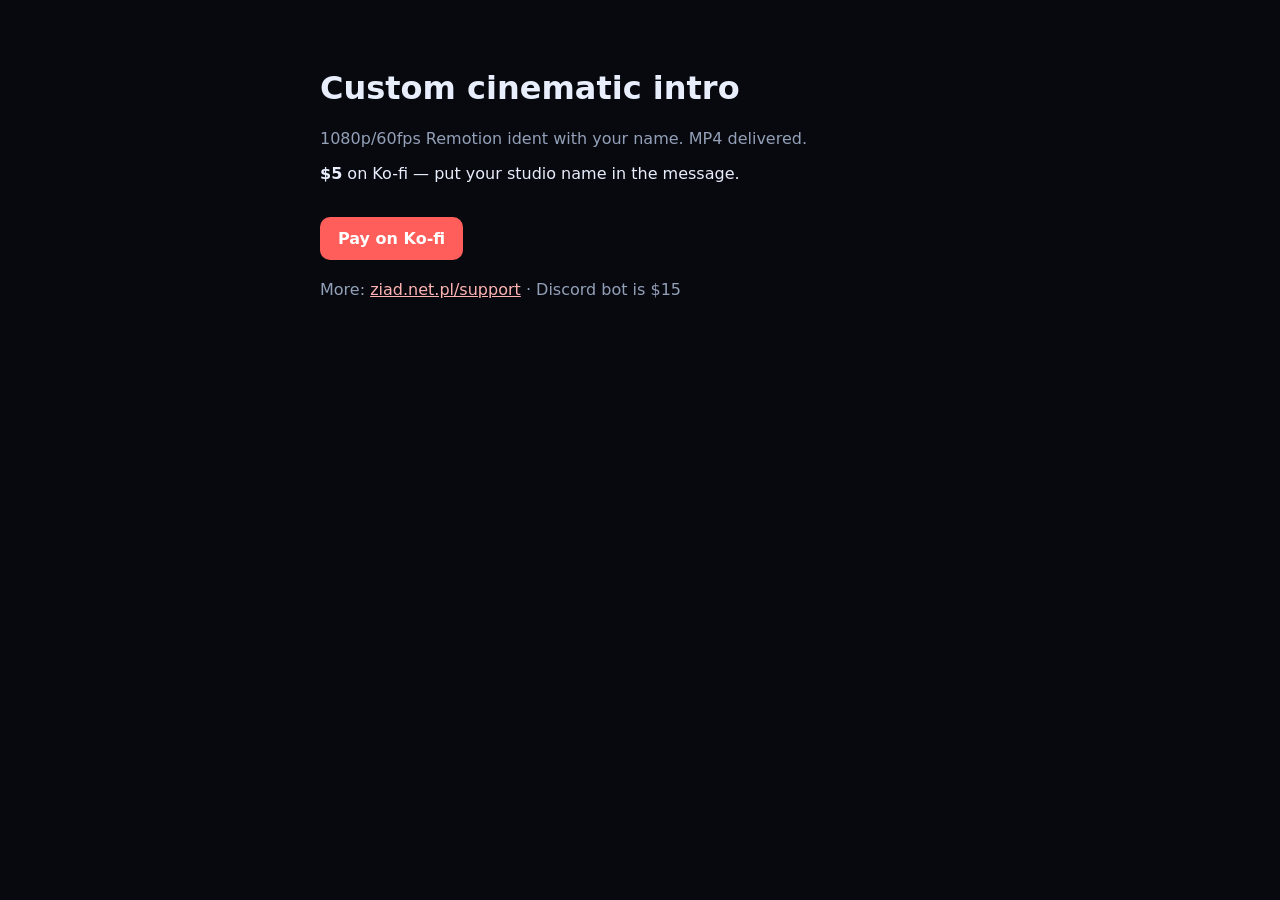
<file: ident/index.html>
<!DOCTYPE html>
<html lang="en">
<head>
  <meta charset="UTF-8" />
  <meta name="viewport" content="width=device-width, initial-scale=1" />
  <title>Custom intro — $5 on Ko-fi</title>
  <style>
    :root { color-scheme: dark; --bg:#07090f; --text:#e8eefc; --muted:#93a0b8; }
    body { margin:0; font-family: system-ui, sans-serif; background:var(--bg); color:var(--text); }
    .wrap { max-width:640px; margin:0 auto; padding:48px 18px; }
    a.btn { display:inline-block; margin-top:18px; background:#ff5e5b; color:#fff; font-weight:700; text-decoration:none; padding:12px 18px; border-radius:10px; }
    .muted { color:var(--muted); }
  </style>
</head>
<body>
  <div class="wrap">
    <h1>Custom cinematic intro</h1>
    <p class="muted">1080p/60fps Remotion ident with your name. MP4 delivered.</p>
    <p><strong>$5</strong> on Ko-fi — put your studio name in the message.</p>
    <a class="btn" href="https://ko-fi.com/ziadlive">Pay on Ko-fi</a>
    <p class="muted" style="margin-top:20px">More: <a href="/support/" style="color:#ffb4b2">ziad.net.pl/support</a> · Discord bot is $15</p>
  </div>
</body>
</html>
</file>
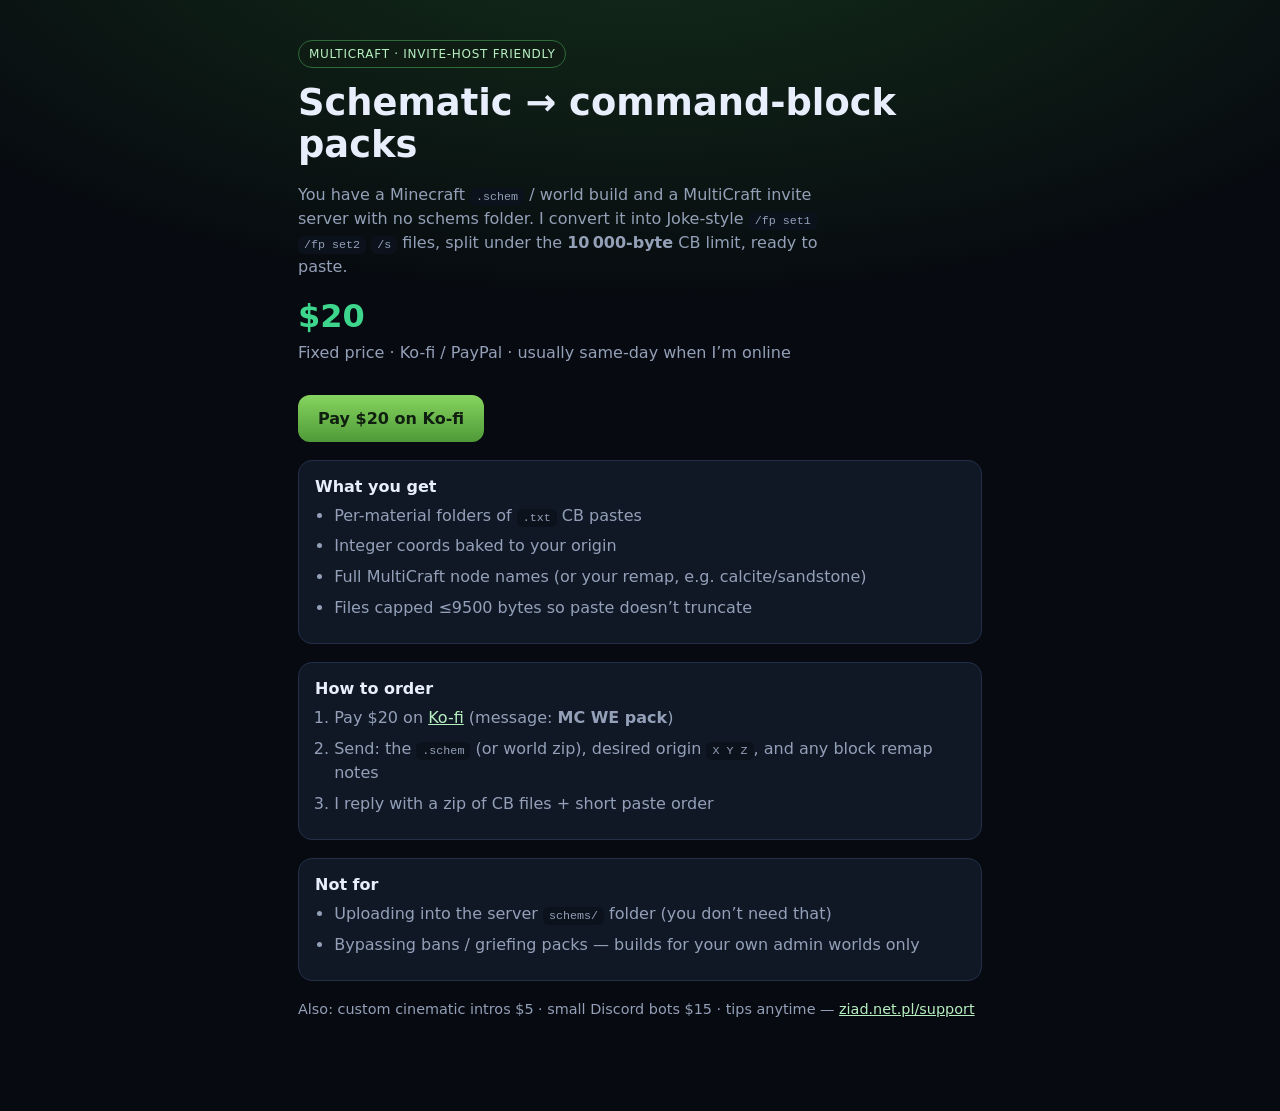
<file: mc-we-pack/index.html>
<!DOCTYPE html>
<html lang="en">
<head>
  <meta charset="UTF-8" />
  <meta name="viewport" content="width=device-width, initial-scale=1" />
  <title>MultiCraft WorldEdit CB packs — $20</title>
  <meta name="description" content="Turn Minecraft .schem builds into MultiCraft command-block WorldEdit packs for invite hosts. Joke-style /fp batches under 10KB." />
  <style>
    :root { color-scheme: dark; --bg:#070a10; --card:#101826; --line:#243049; --text:#e8eefc; --muted:#93a0b8; --ok:#3dd68c; --accent:#72BD52; }
    * { box-sizing: border-box; }
    body { margin:0; font-family: ui-sans-serif, system-ui, Segoe UI, Roboto, sans-serif; background: radial-gradient(900px 420px at 50% -10%, #14301a, var(--bg)); color: var(--text); }
    .wrap { max-width: 720px; margin: 0 auto; padding: 40px 18px 80px; }
    .badge { display:inline-block; font-size:12px; letter-spacing:.06em; text-transform:uppercase; color:#b6f0c0; border:1px solid #2f6b3a; background:#0f1c14; padding:6px 10px; border-radius:999px; }
    h1 { font-size: clamp(1.7rem, 4vw, 2.3rem); margin:14px 0 10px; line-height:1.15; }
    .lead { color: var(--muted); max-width: 52ch; line-height:1.5; }
    .price { font-size:2rem; font-weight:800; color:var(--ok); margin:18px 0 6px; }
    .btn { display:inline-flex; align-items:center; gap:8px; margin-top:14px; background:linear-gradient(180deg,#86d45f,#4f9a38); color:#102010; font-weight:800; text-decoration:none; padding:14px 20px; border-radius:12px; }
    .btn:hover { filter:brightness(1.06); }
    .card { background:var(--card); border:1px solid var(--line); border-radius:14px; padding:16px; margin-top:18px; }
    .card h2 { margin:0 0 8px; font-size:1rem; }
    .card ol, .card ul { margin:0; padding-left:1.2rem; color:var(--muted); line-height:1.55; }
    .card li { margin:6px 0; }
    code { background:#0c121c; padding:2px 6px; border-radius:6px; font-size:.9em; }
    .note { margin-top:20px; color:var(--muted); font-size:.9rem; }
    a.soft { color:#b6f0c0; }
  </style>
</head>
<body>
  <div class="wrap">
    <div class="badge">MultiCraft · invite-host friendly</div>
    <h1>Schematic → command-block packs</h1>
    <p class="lead">You have a Minecraft <code>.schem</code> / world build and a MultiCraft invite server with no schems folder. I convert it into Joke-style <code>/fp set1</code> <code>/fp set2</code> <code>/s</code> files, split under the <strong>10 000-byte</strong> CB limit, ready to paste.</p>
    <div class="price">$20</div>
    <p class="lead" style="margin-top:0">Fixed price · Ko-fi / PayPal · usually same-day when I’m online</p>
    <a class="btn" href="https://ko-fi.com/ziadlive" target="_blank" rel="noopener">Pay $20 on Ko-fi</a>

    <div class="card">
      <h2>What you get</h2>
      <ul>
        <li>Per-material folders of <code>.txt</code> CB pastes</li>
        <li>Integer coords baked to your origin</li>
        <li>Full MultiCraft node names (or your remap, e.g. calcite/sandstone)</li>
        <li>Files capped ≤9500 bytes so paste doesn’t truncate</li>
      </ul>
    </div>

    <div class="card">
      <h2>How to order</h2>
      <ol>
        <li>Pay $20 on <a class="soft" href="https://ko-fi.com/ziadlive">Ko-fi</a> (message: <strong>MC WE pack</strong>)</li>
        <li>Send: the <code>.schem</code> (or world zip), desired origin <code>X Y Z</code>, and any block remap notes</li>
        <li>I reply with a zip of CB files + short paste order</li>
      </ol>
    </div>

    <div class="card">
      <h2>Not for</h2>
      <ul>
        <li>Uploading into the server <code>schems/</code> folder (you don’t need that)</li>
        <li>Bypassing bans / griefing packs — builds for your own admin worlds only</li>
      </ul>
    </div>

    <p class="note">Also: custom cinematic intros $5 · small Discord bots $15 · tips anytime — <a class="soft" href="https://ziad.net.pl/support/">ziad.net.pl/support</a></p>
  </div>
</body>
</html>
</file>
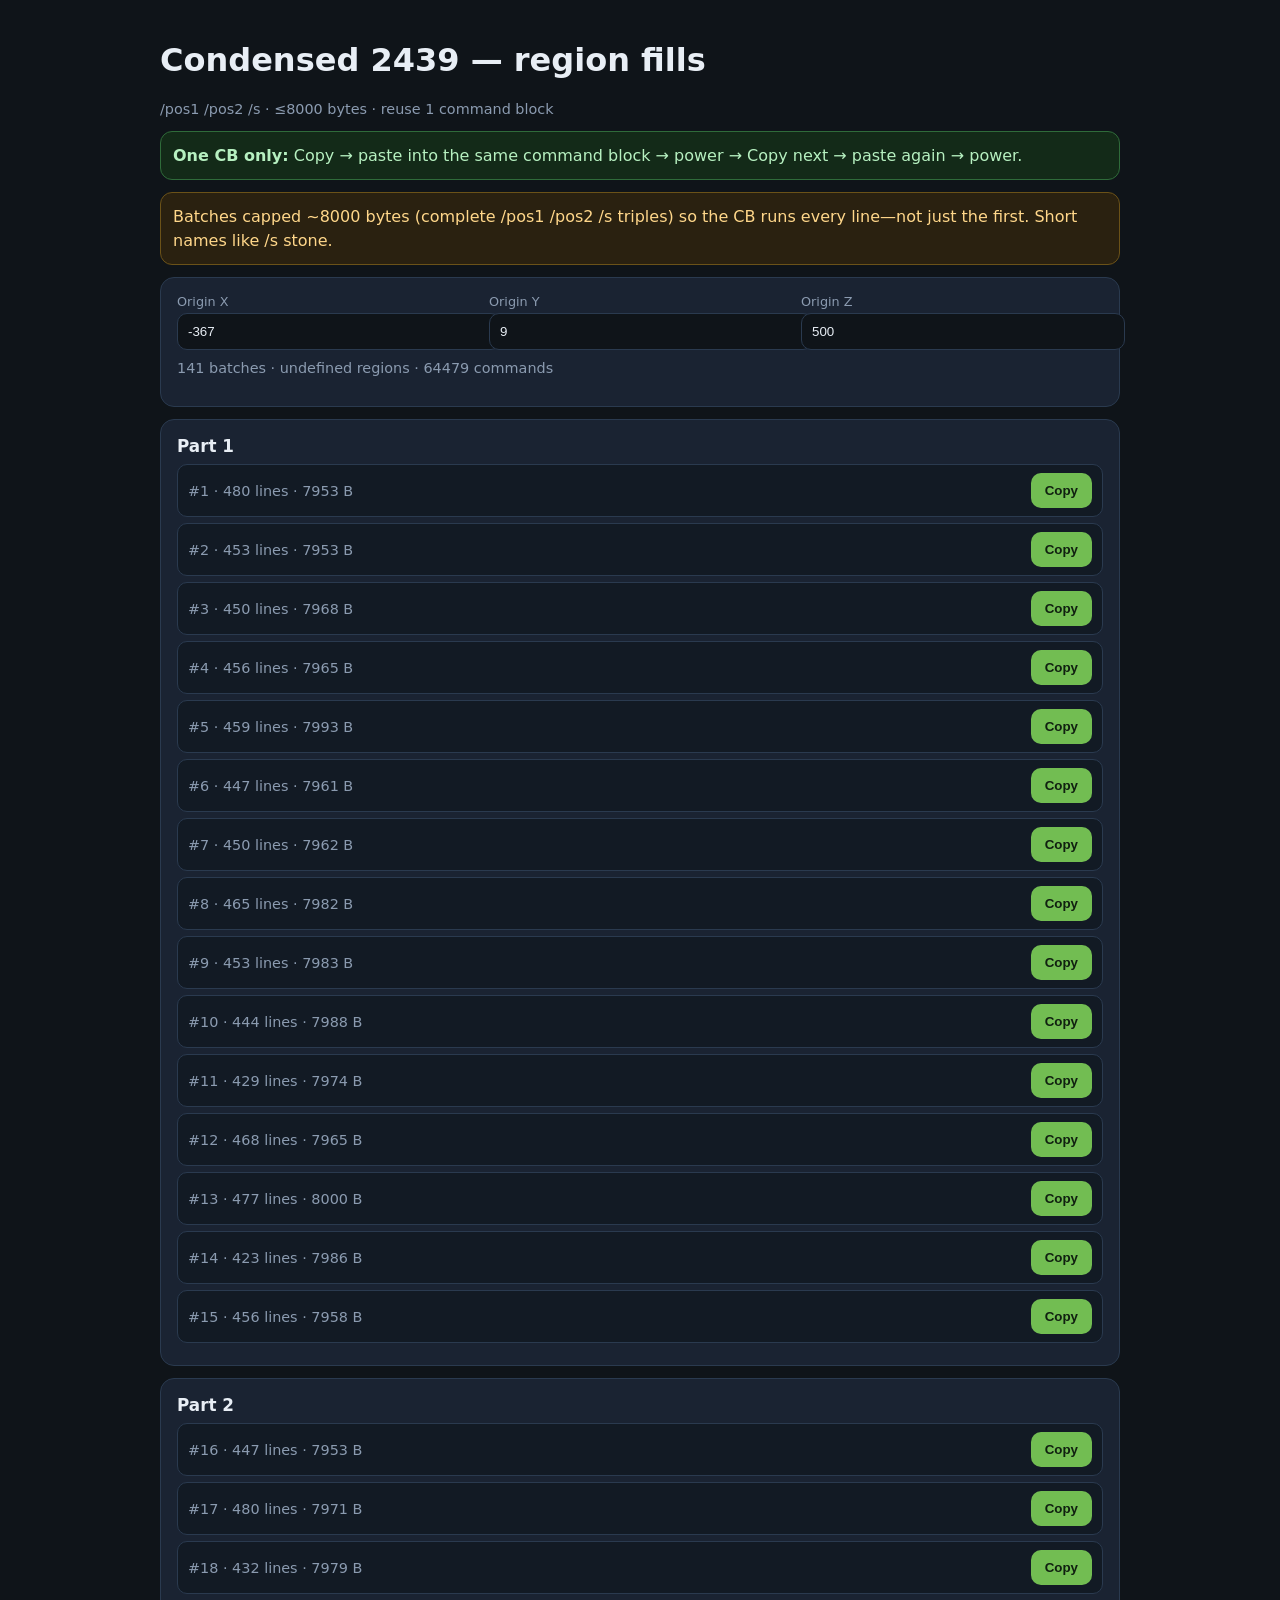
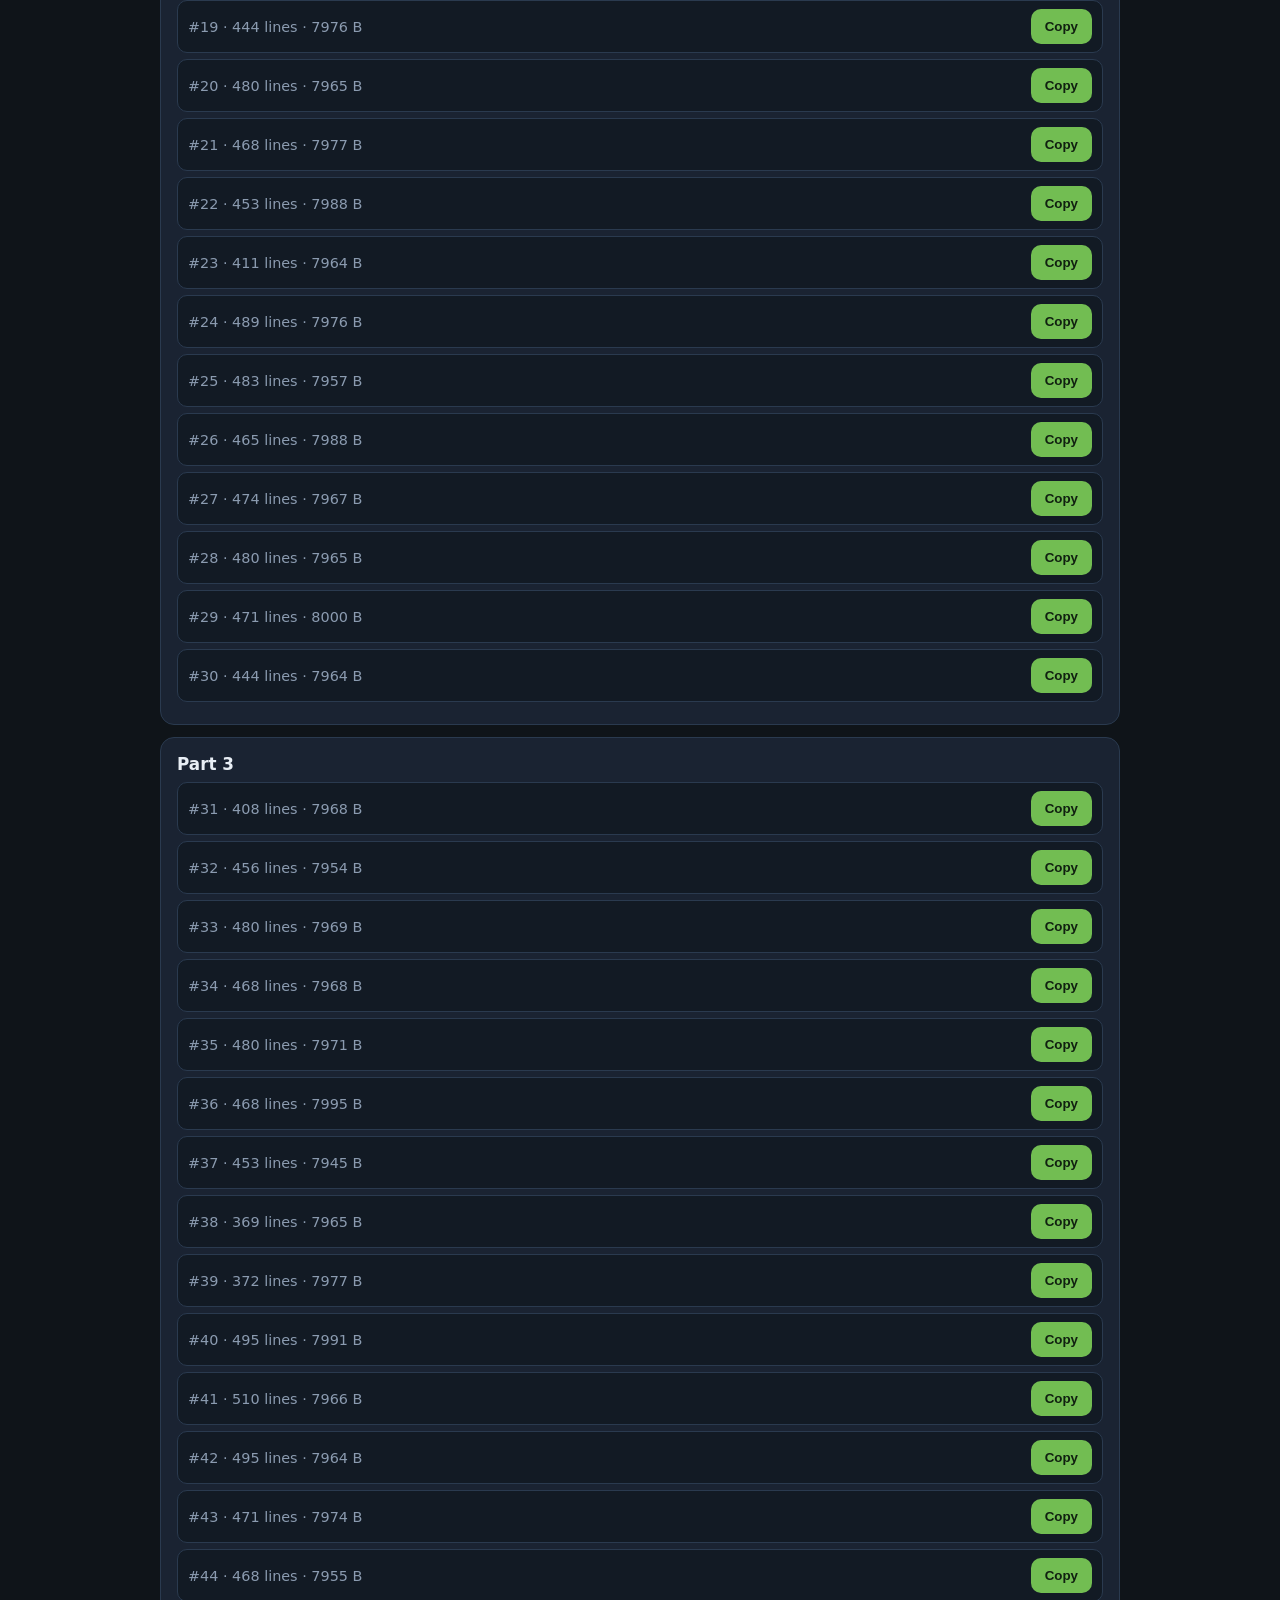
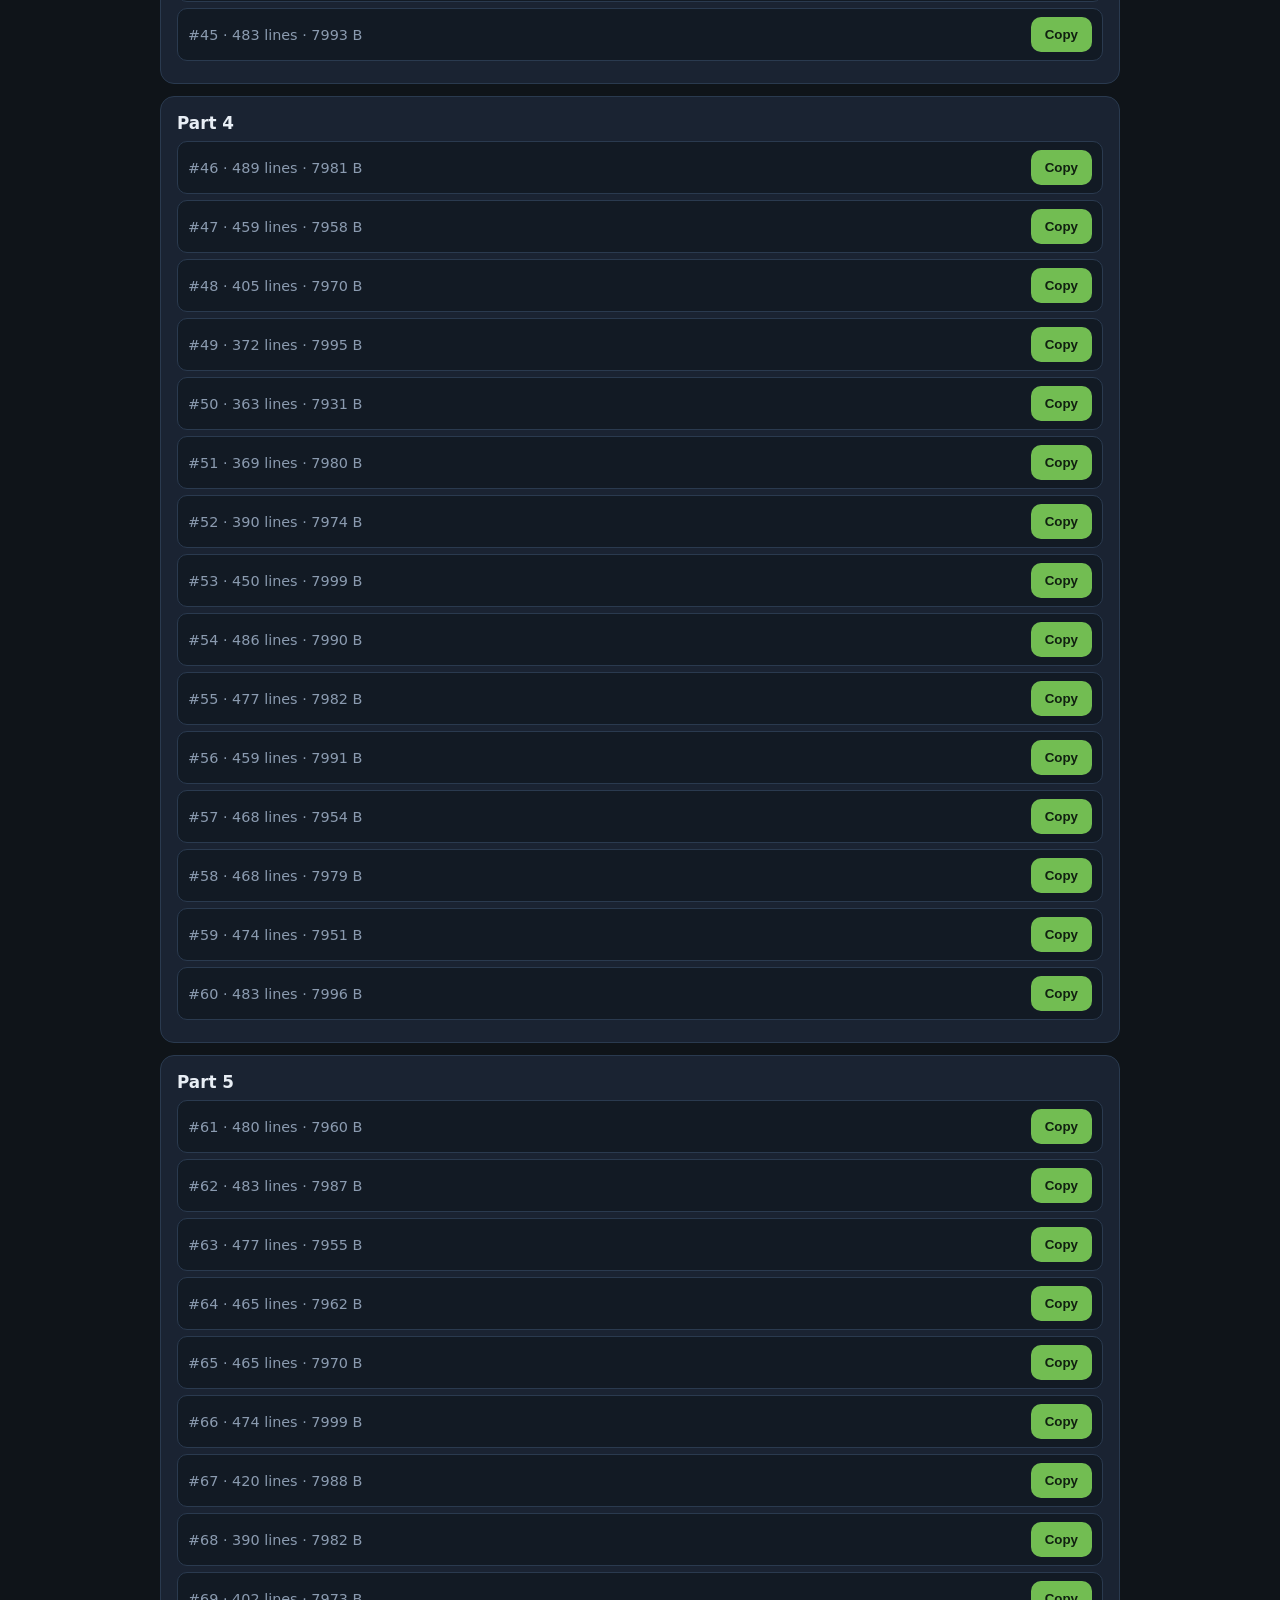
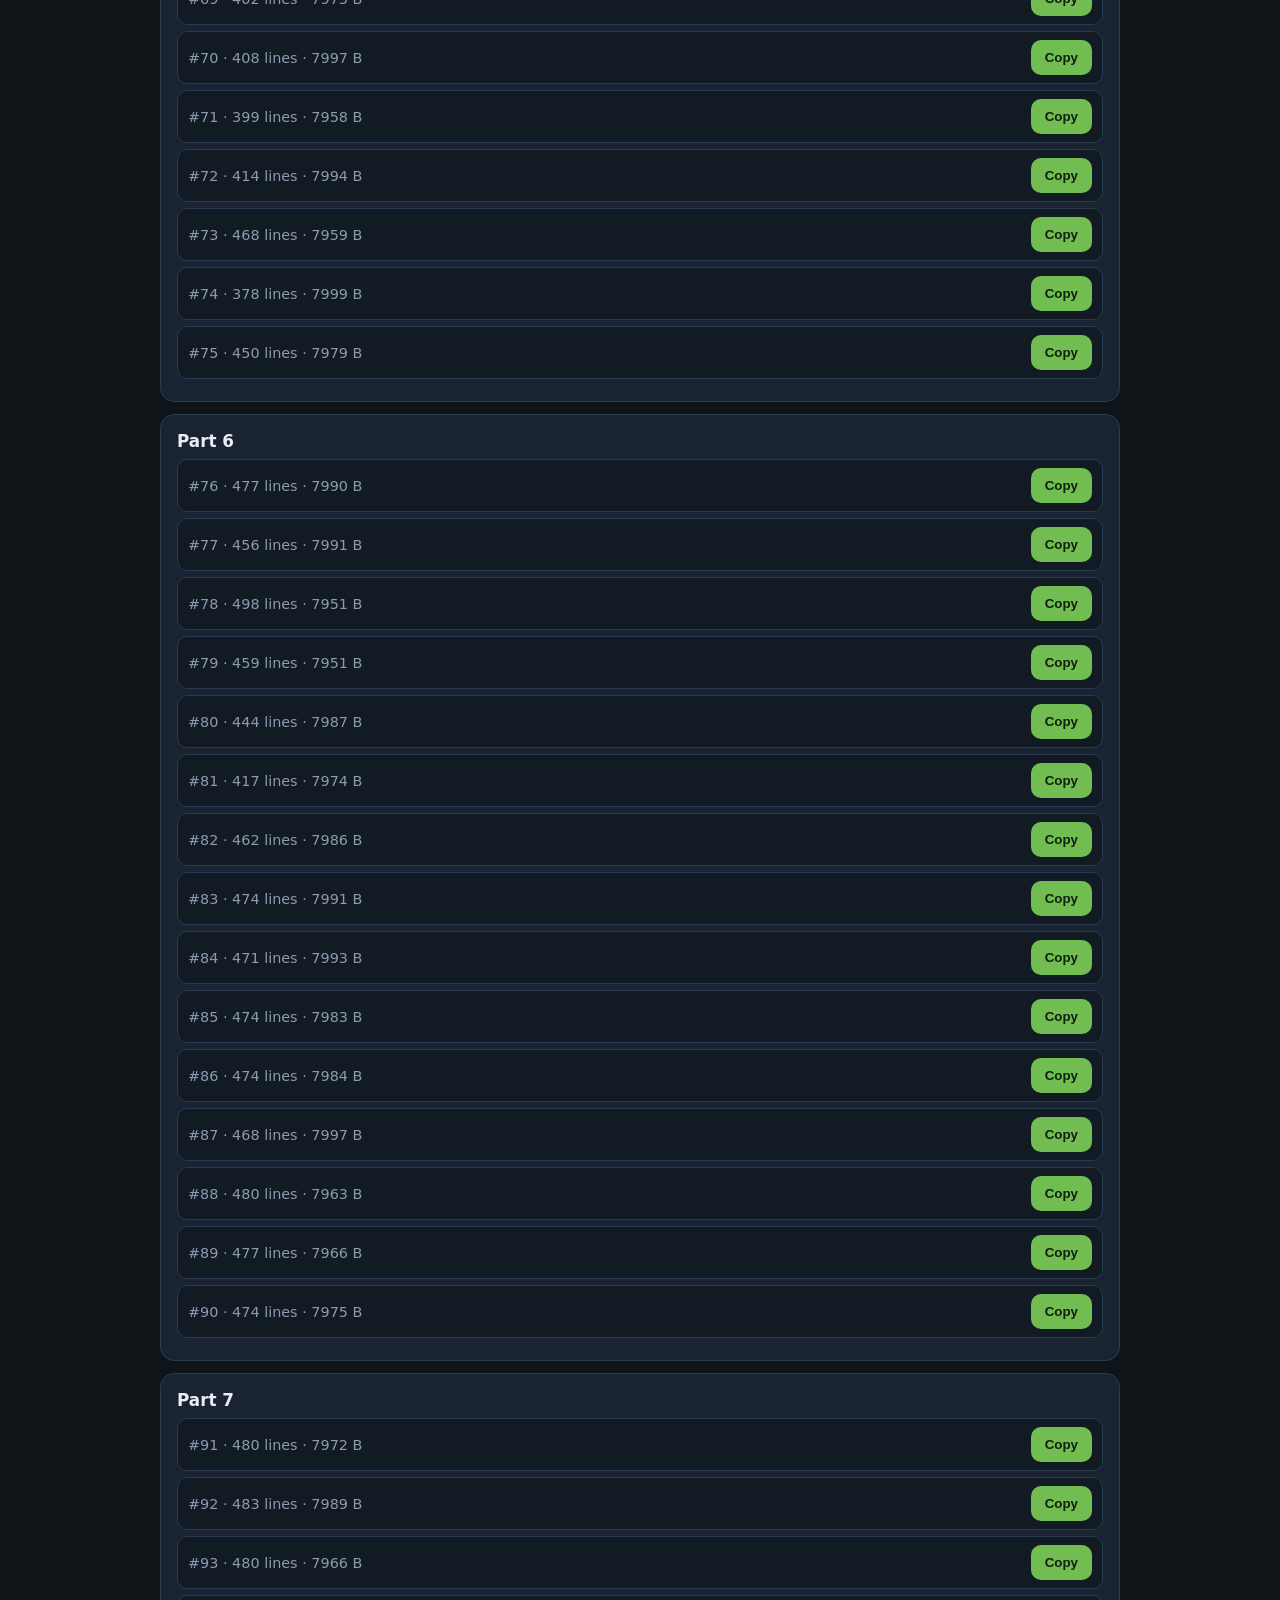
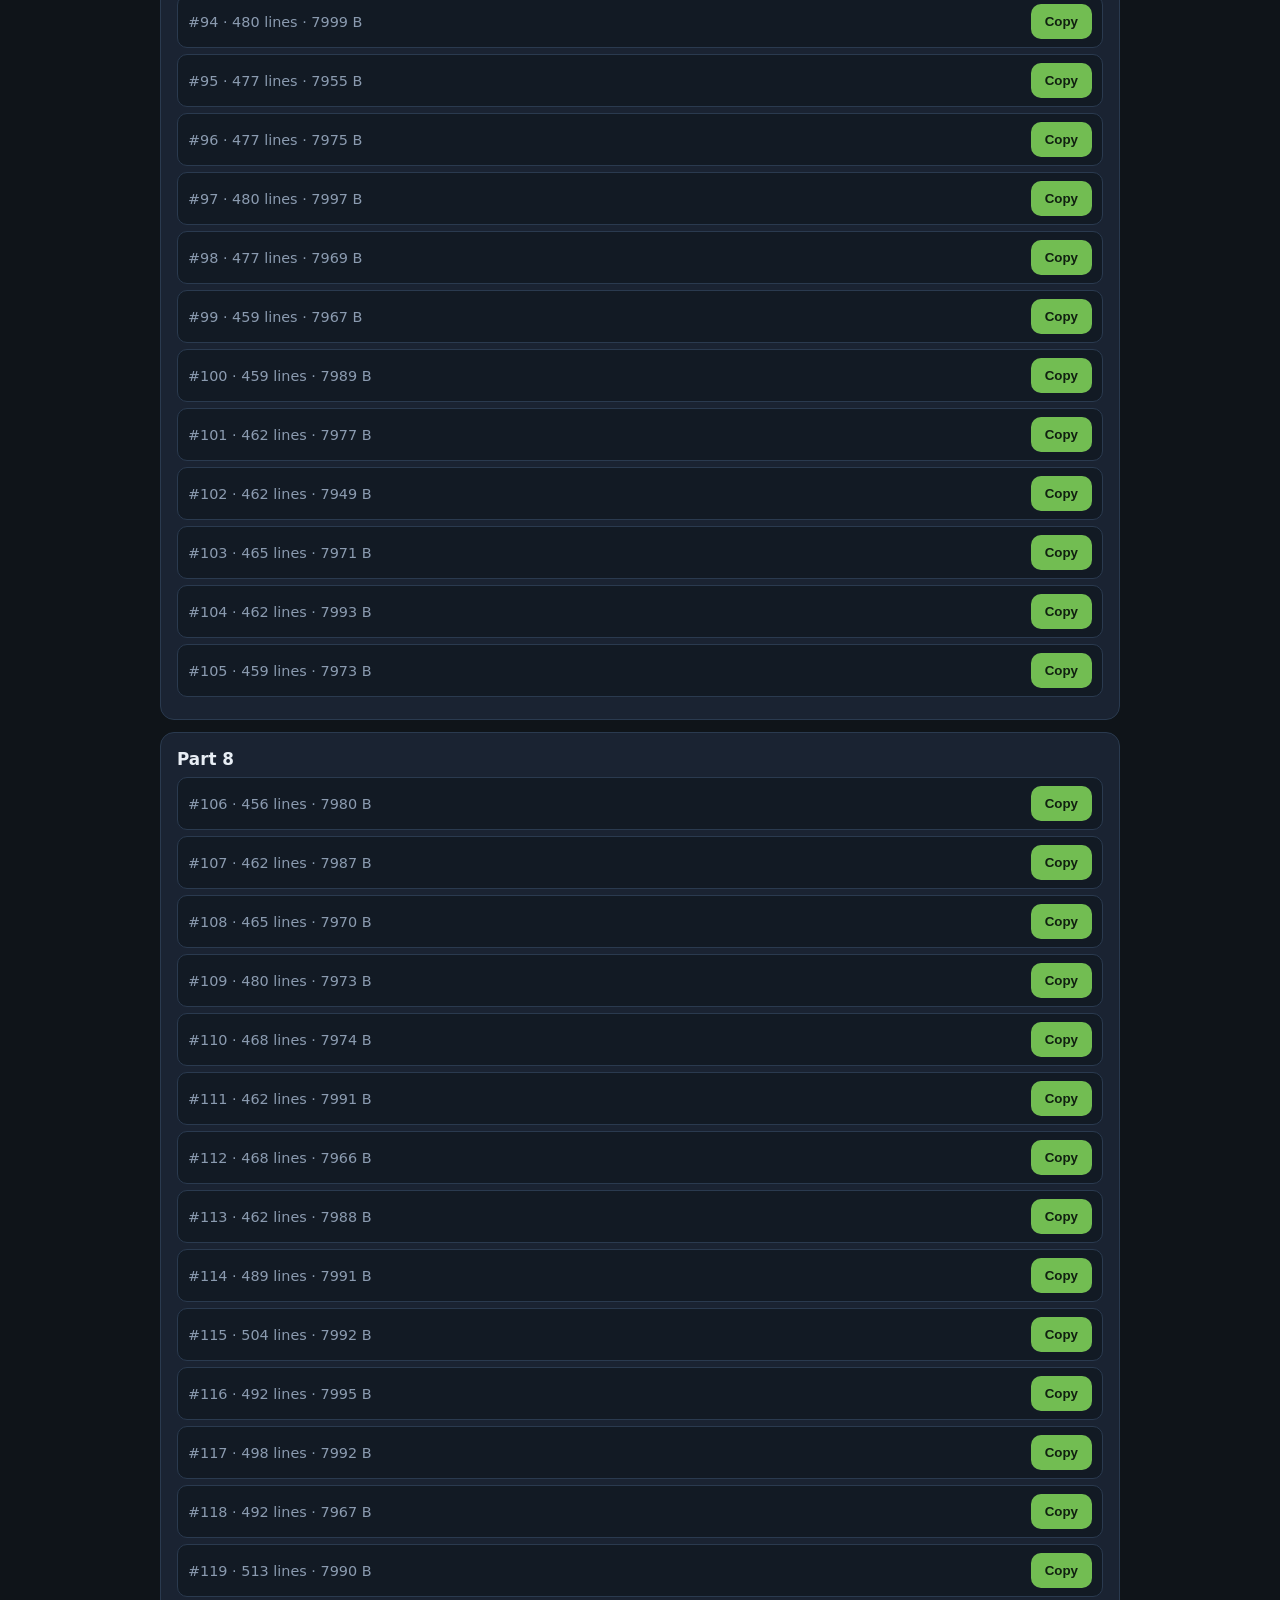
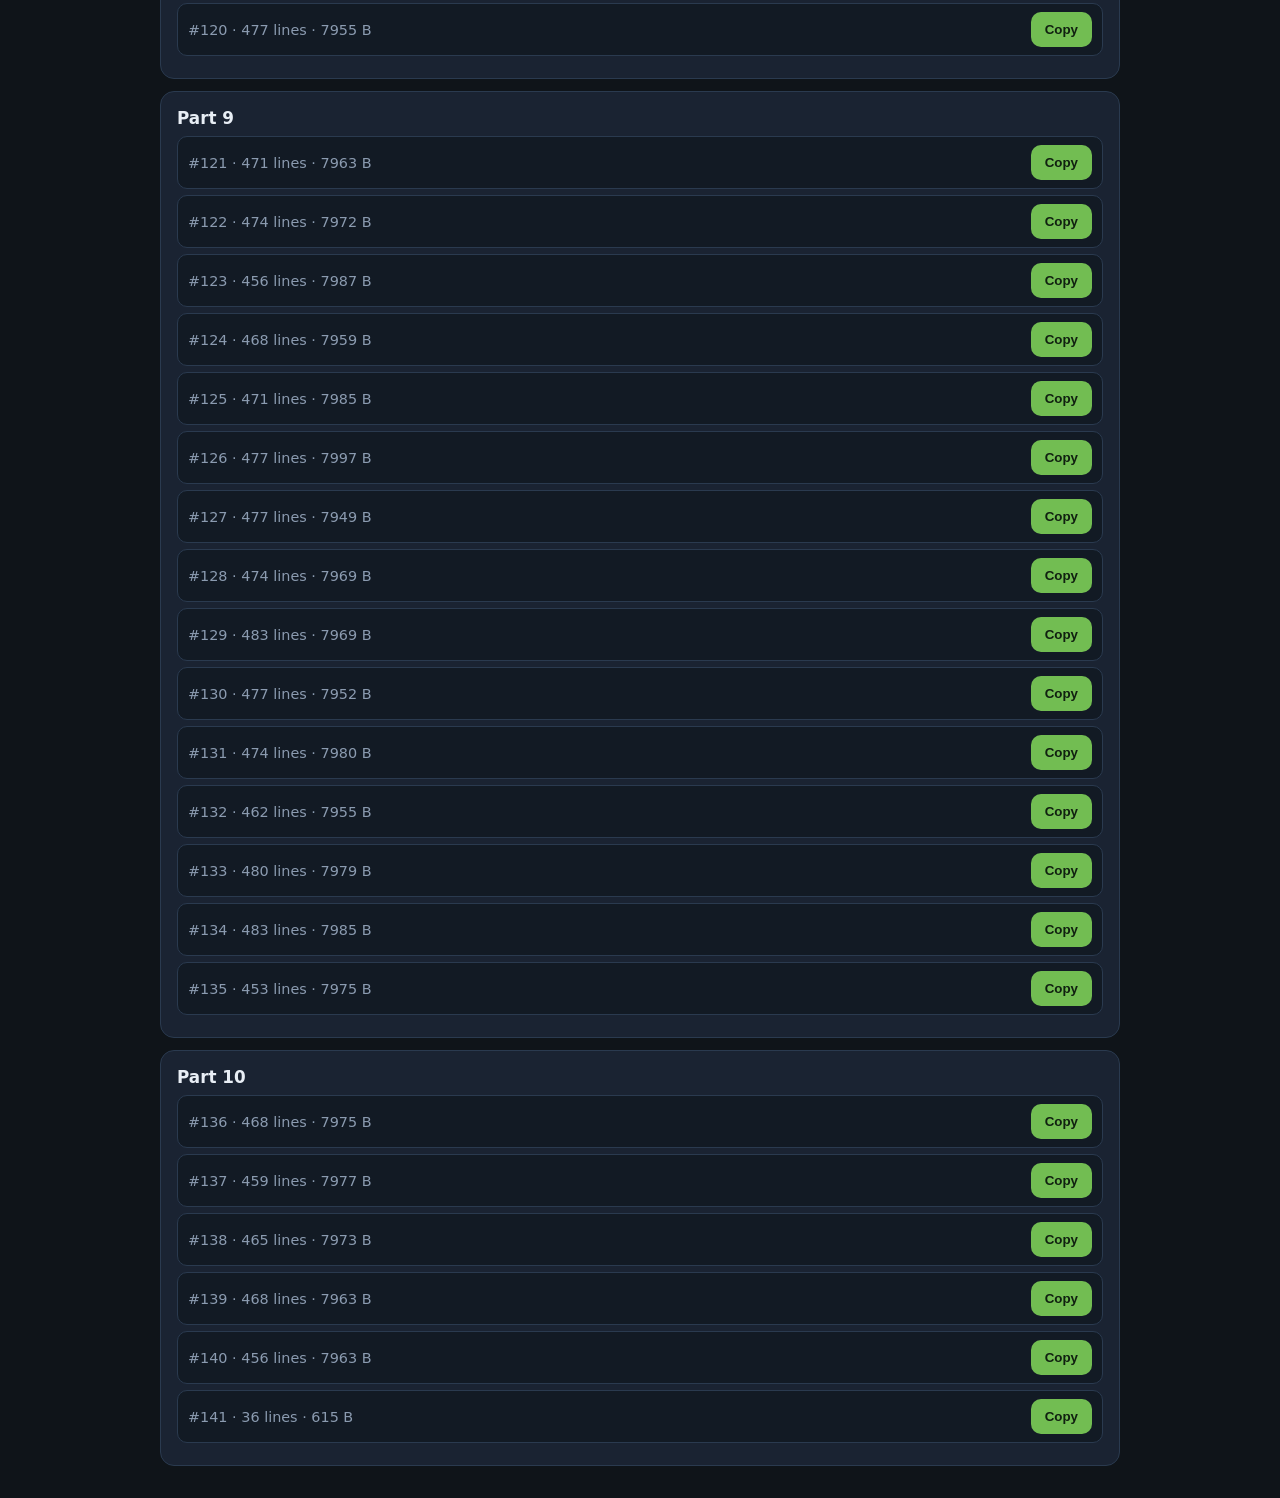
<file: multicraft-we-2439/index.html>
<!DOCTYPE html>
<html lang="en">
<head>
<meta charset="utf-8" />
<meta name="viewport" content="width=device-width,initial-scale=1" />
<title>Condensed 2439 — CB batches</title>
<style>
body{margin:0;font-family:system-ui,sans-serif;background:#0f1419;color:#e8eef5;padding:20px}
.wrap{max-width:960px;margin:0 auto}
.card{background:#1a2332;border:1px solid #2a3a4f;border-radius:14px;padding:16px;margin:12px 0}
.ok{background:#132a18;border:1px solid #2f6b3a;color:#b6f0c0;padding:12px;border-radius:12px;margin:12px 0;line-height:1.45}
.warn{background:#2a2110;border:1px solid #6b5218;color:#ffd78a;padding:12px;border-radius:12px;margin:12px 0;line-height:1.45}
input{width:100%;padding:10px;border-radius:10px;border:1px solid #2a3a4f;background:#0f1419;color:#e8eef5}
.row{display:flex;gap:10px;flex-wrap:wrap}.row>div{flex:1;min-width:100px}
label{font-size:.8rem;color:#8b9bb0;display:block;margin-bottom:4px}
button{border:0;border-radius:10px;padding:10px 14px;font-weight:700;background:#72BD52;color:#102010;cursor:pointer}
.chunk{display:flex;justify-content:space-between;align-items:center;gap:8px;background:#121a24;border:1px solid #2a3a4f;border-radius:10px;padding:8px 10px;margin:6px 0}
.meta{color:#8b9bb0;font-size:.9rem}
.toast{position:fixed;bottom:16px;left:50%;transform:translateX(-50%);background:#16351c;border:1px solid #72BD52;padding:10px 16px;border-radius:999px;opacity:0;transition:.2s;font-weight:600;z-index:20}
.toast.show{opacity:1}
</style>
</head>
<body>
<div class="wrap">
  <h1>Condensed 2439 — region fills</h1>
  <p class="meta">/pos1 /pos2 /s · ≤8000 bytes · reuse 1 command block</p>
  <div class="ok"><strong>One CB only:</strong> Copy → paste into the same command block → power → Copy next → paste again → power.</div>
  <div class="warn">Batches capped ~8000 bytes (complete /pos1 /pos2 /s triples) so the CB runs every line—not just the first. Short names like /s stone.</div>
  <div class="card">
    <div class="row">
      <div><label>Origin X</label><input id="ox" value="-367"></div>
      <div><label>Origin Y</label><input id="oy" value="9"></div>
      <div><label>Origin Z</label><input id="oz" value="500"></div>
    </div>
    <p class="meta" id="meta" style="margin-top:10px">Loading…</p>
  </div>
  <div id="list"></div>
</div>
<div class="toast" id="toast">Copied</div>
<script>
const toast = (m) => {
  const t = document.getElementById('toast');
  t.textContent = m;
  t.classList.add('show');
  clearTimeout(toast._t);
  toast._t = setTimeout(() => t.classList.remove('show'), 1100);
};
const oxEl = document.getElementById('ox');
const oyEl = document.getElementById('oy');
const ozEl = document.getElementById('oz');

function origin() {
  const ox = oxEl.value.trim();
  const oy = oyEl.value.trim();
  const oz = ozEl.value.trim();
  if ([ox, oy, oz].some(v => v === '' || Number.isNaN(+v))) return null;
  return { X: +ox, Y: +oy, Z: +oz };
}

function substLines(lines) {
  const o = origin();
  if (!o) return null;
  return lines.map((l) => {
    let m = l.match(/^\/pos1 OX\+(-?\d+) OY\+(-?\d+) OZ\+(-?\d+)$/);
    if (m) return '/pos1 ' + (o.X + Number(m[1])) + ' ' + (o.Y + Number(m[2])) + ' ' + (o.Z + Number(m[3]));
    m = l.match(/^\/pos2 OX\+(-?\d+) OY\+(-?\d+) OZ\+(-?\d+)$/);
    if (m) return '/pos2 ' + (o.X + Number(m[1])) + ' ' + (o.Y + Number(m[2])) + ' ' + (o.Z + Number(m[3]));
    return l;
  });
}

async function copyBatch(lines, label) {
  const out = substLines(lines);
  if (!out) { toast('Set X Y Z'); return; }
  const text = out.join('\n');
  try {
    await navigator.clipboard.writeText(text);
  } catch {
    const ta = document.createElement('textarea');
    ta.value = text;
    document.body.appendChild(ta);
    ta.select();
    document.execCommand('copy');
    ta.remove();
  }
  toast(label);
}

async function main() {
  const manifest = await fetch('manifest.json').then(r => r.json());
  const meta = await fetch('meta.json').then(r => r.json());
  document.getElementById('meta').textContent =
    meta.batches + ' batches · ' + meta.boxes + ' regions · ' + meta.commands + ' commands';
  const list = document.getElementById('list');
  let n = 0;
  for (const m of manifest) {
    const data = await fetch(m.file).then(r => r.json());
    const card = document.createElement('div');
    card.className = 'card';
    card.innerHTML = '<h2 style="margin:0 0 8px;font-size:1.05rem">Part ' + m.id + '</h2><div></div>';
    list.appendChild(card);
    const box = card.lastChild;
    data.chunks.forEach((ch) => {
      n += 1;
      const row = document.createElement('div');
      row.className = 'chunk';
      const left = document.createElement('span');
      left.className = 'meta';
      const tmp = substLines(ch);
      const bytes = tmp ? new TextEncoder().encode(tmp.join('\n')).length : '?';
      left.textContent = '#' + n + ' · ' + ch.length + ' lines · ' + bytes + ' B';
      const btn = document.createElement('button');
      btn.textContent = 'Copy';
      const num = n;
      btn.onclick = () => copyBatch(ch, '#' + num);
      row.appendChild(left);
      row.appendChild(btn);
      box.appendChild(row);
    });
  }
}
main().catch(e => { document.getElementById('meta').textContent = 'Failed ' + e; });
</script>
</body>
</html>
</file>
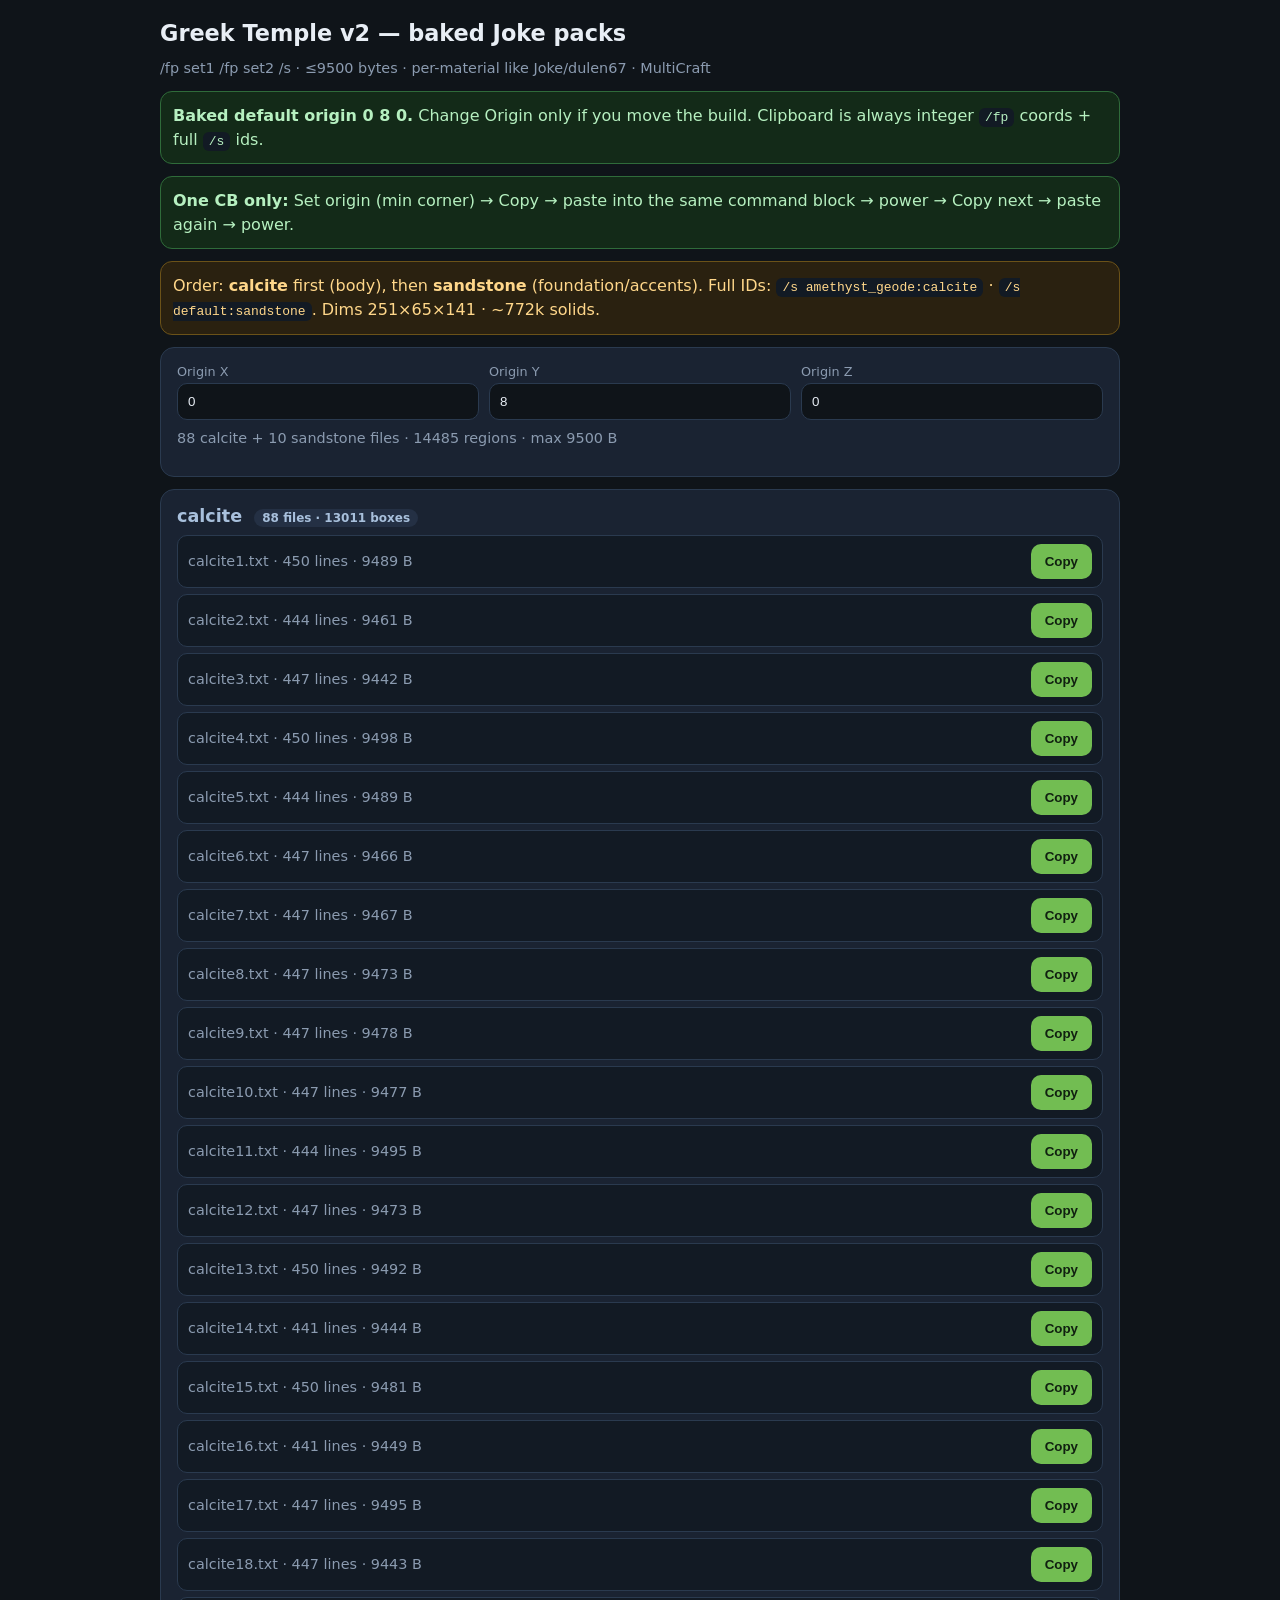
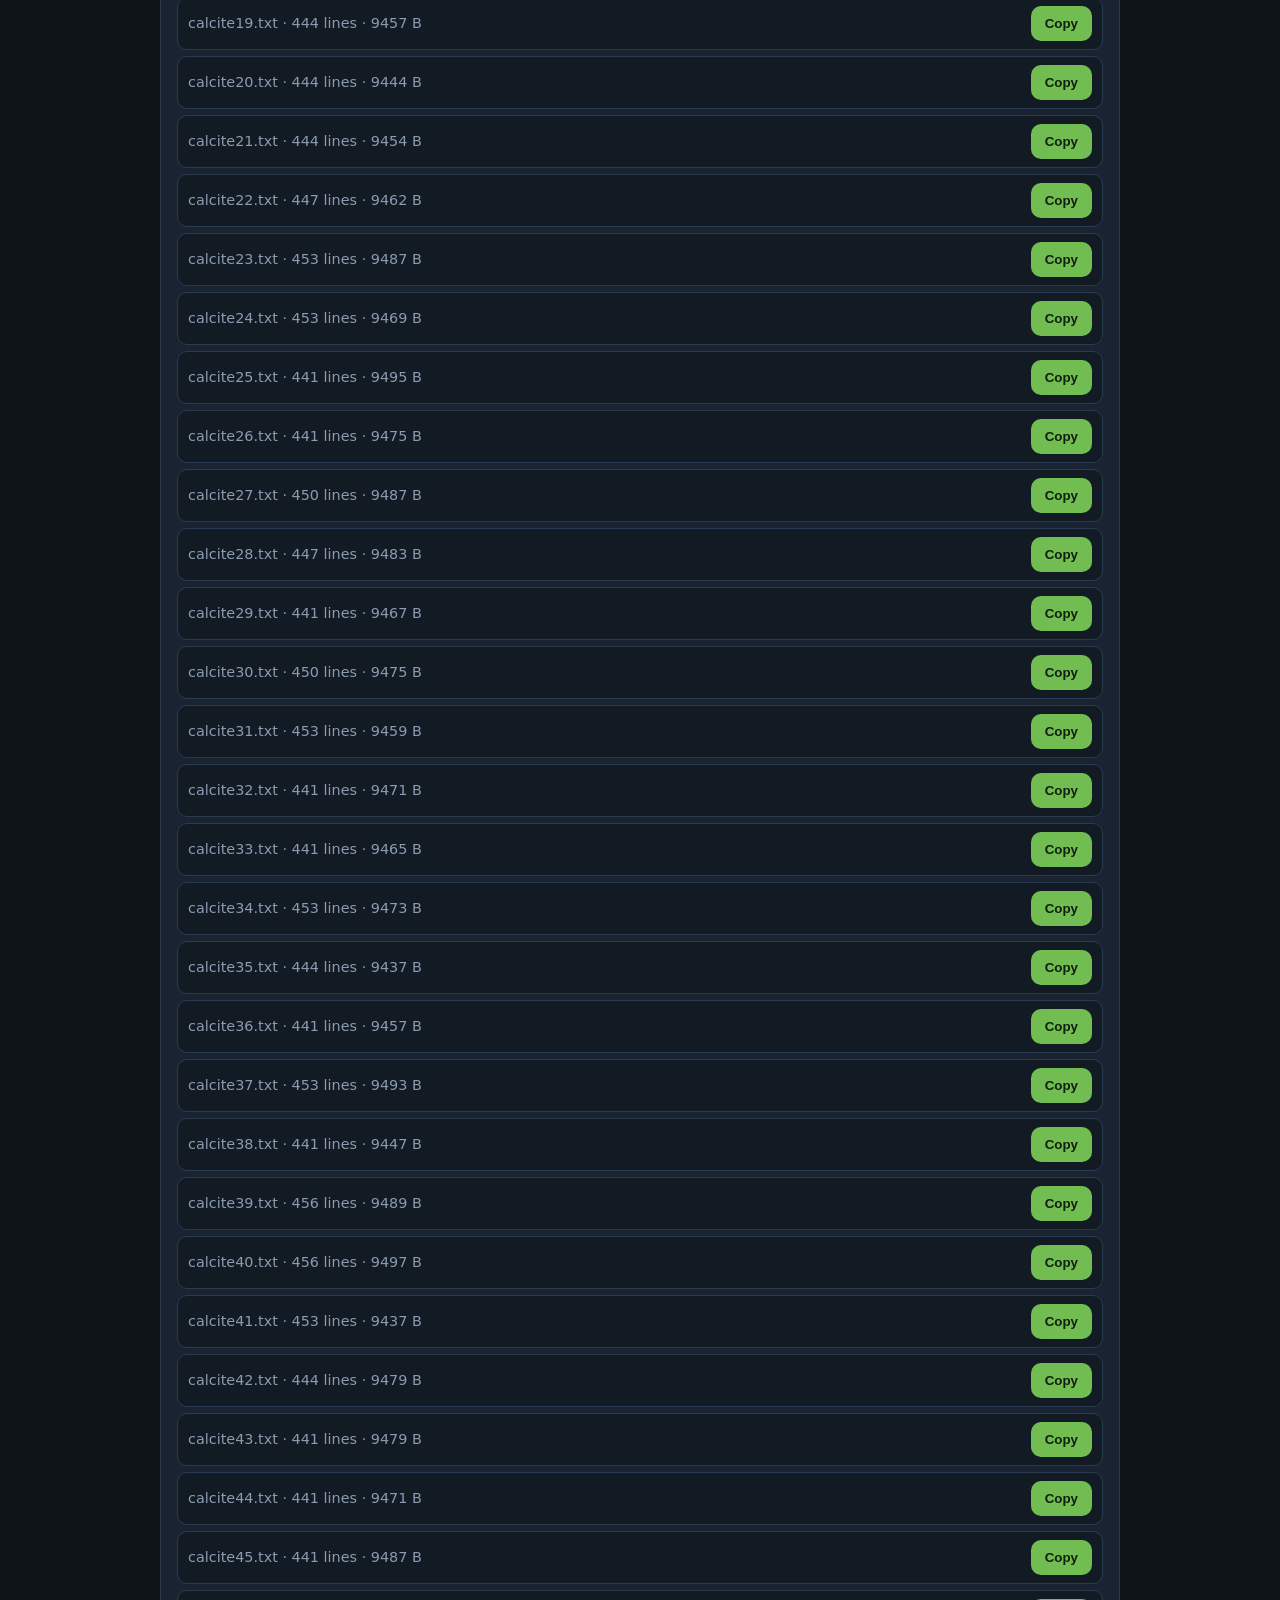
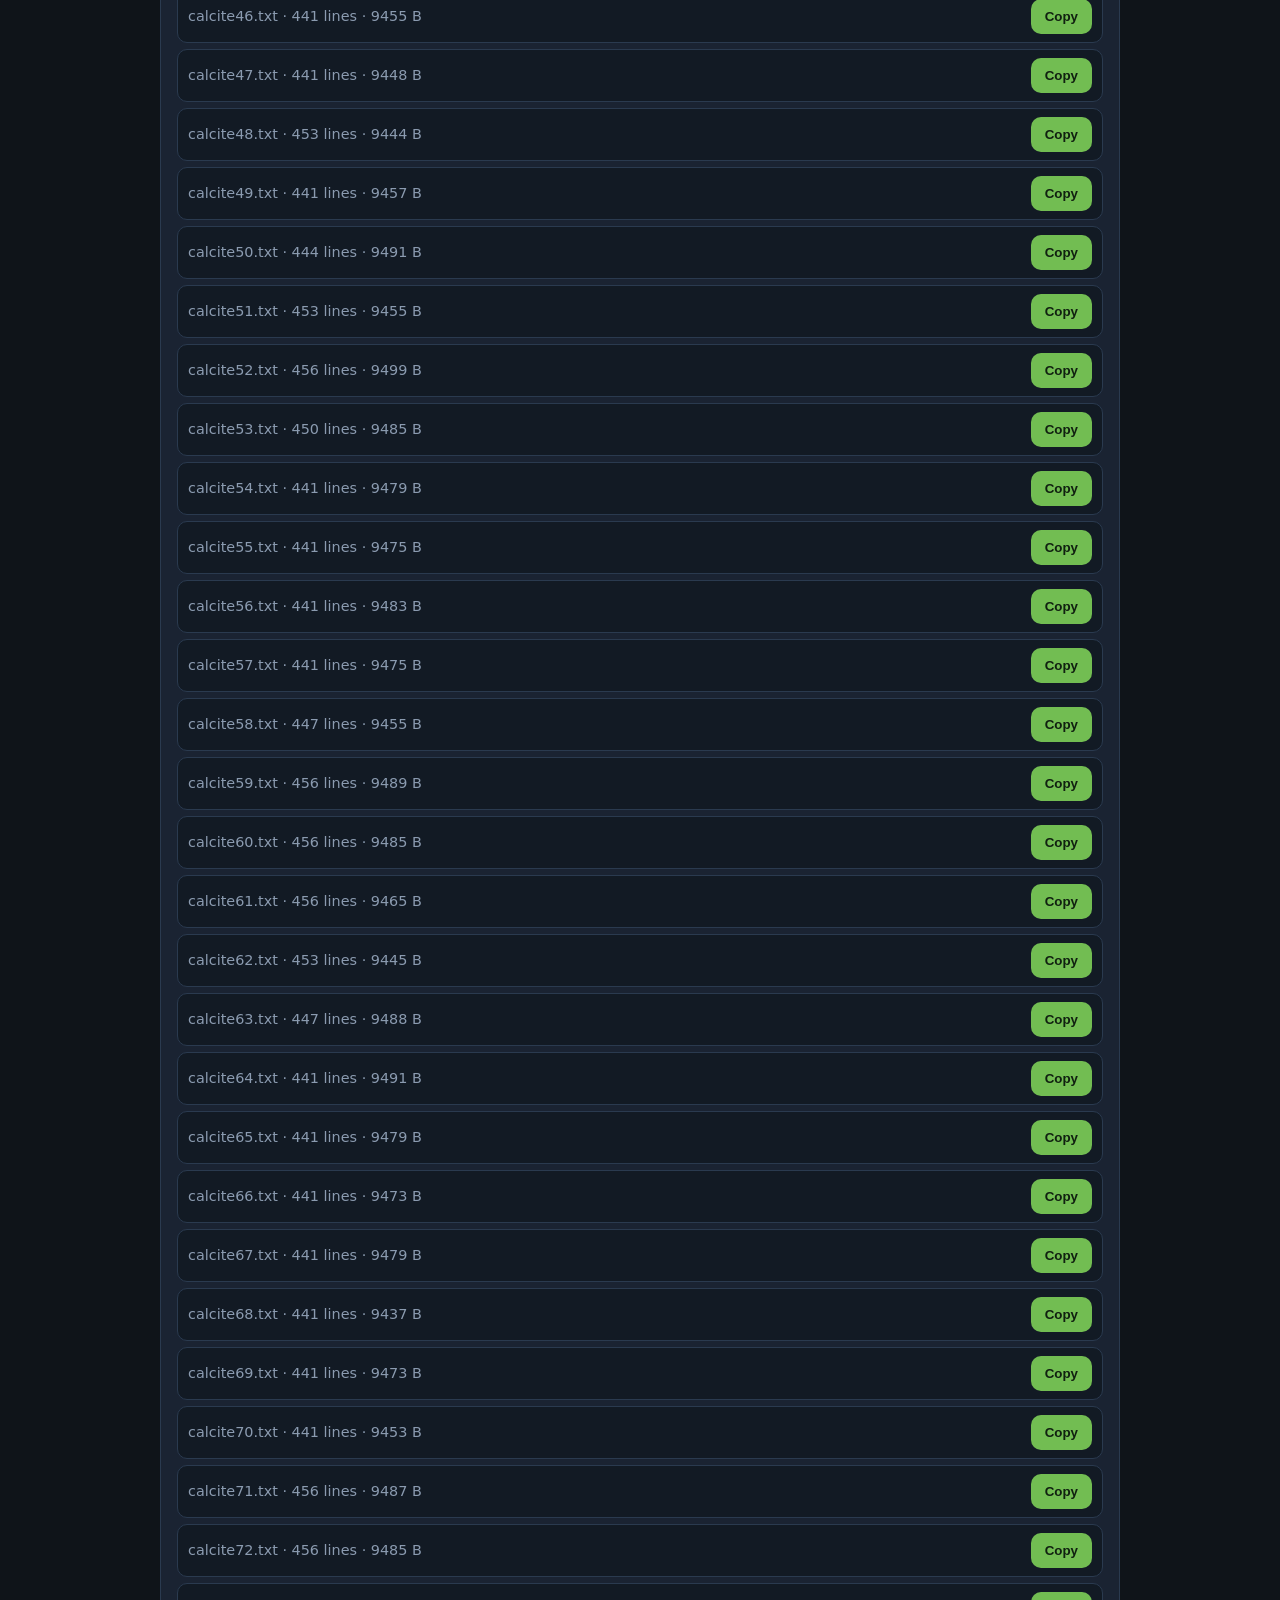
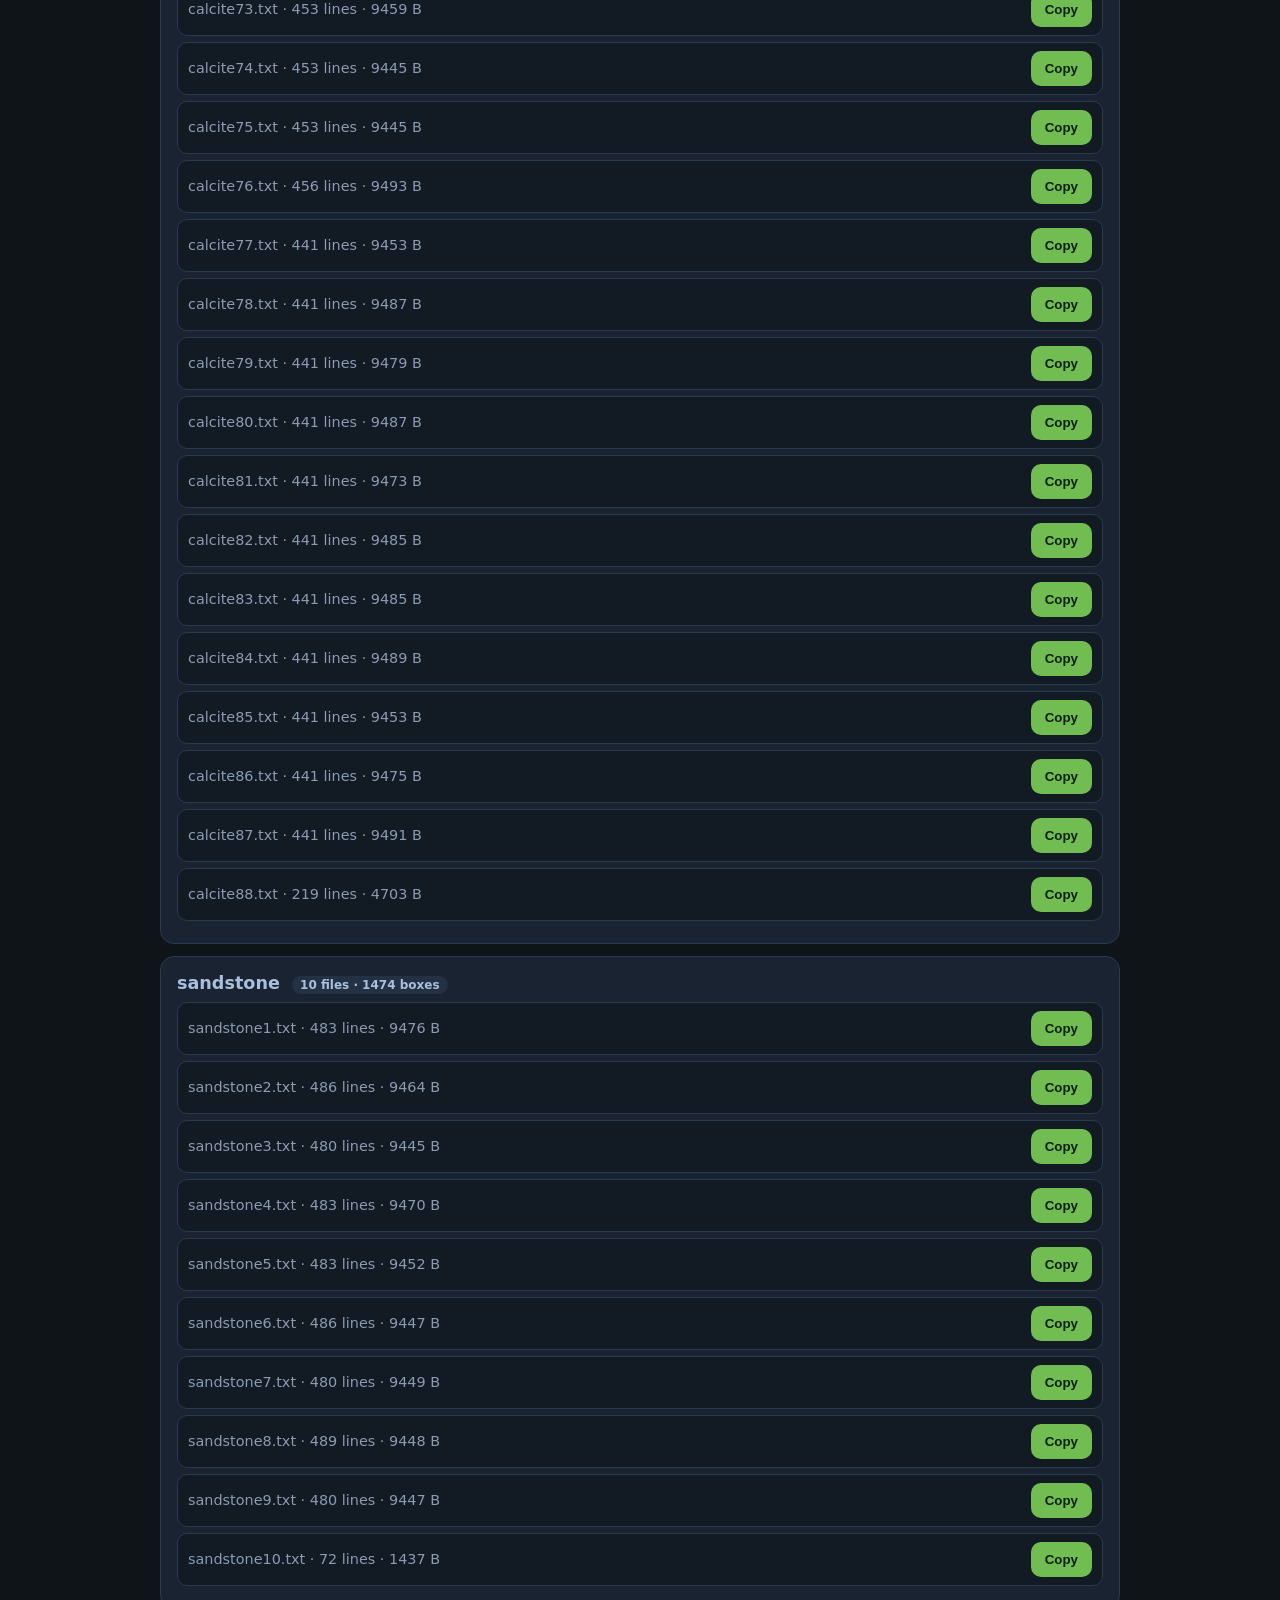
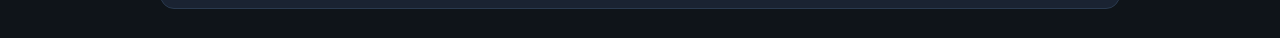
<file: multicraft-we-greek-temple/index.html>
<!DOCTYPE html>
<html lang="en">
<head>
<meta charset="utf-8" />
<meta name="viewport" content="width=device-width,initial-scale=1" />
<title>Greek Temple v2 — baked Joke packs</title>
<style>
body{margin:0;font-family:system-ui,sans-serif;background:#0f1419;color:#e8eef5;padding:20px}
.wrap{max-width:960px;margin:0 auto}
.card{background:#1a2332;border:1px solid #2a3a4f;border-radius:14px;padding:16px;margin:12px 0}
.ok{background:#132a18;border:1px solid #2f6b3a;color:#b6f0c0;padding:12px;border-radius:12px;margin:12px 0;line-height:1.45}
.warn{background:#2a2110;border:1px solid #6b5218;color:#ffd78a;padding:12px;border-radius:12px;margin:12px 0;line-height:1.45}
input{width:100%;padding:10px;border-radius:10px;border:1px solid #2a3a4f;background:#0f1419;color:#e8eef5;box-sizing:border-box}
.row{display:flex;gap:10px;flex-wrap:wrap}.row>div{flex:1;min-width:100px}
label{font-size:.8rem;color:#8b9bb0;display:block;margin-bottom:4px}
button{border:0;border-radius:10px;padding:10px 14px;font-weight:700;background:#72BD52;color:#102010;cursor:pointer}
button:hover{filter:brightness(1.08)}
.chunk{display:flex;justify-content:space-between;align-items:center;gap:8px;background:#121a24;border:1px solid #2a3a4f;border-radius:10px;padding:8px 10px;margin:6px 0}
.meta{color:#8b9bb0;font-size:.9rem}
.toast{position:fixed;bottom:16px;left:50%;transform:translateX(-50%);background:#16351c;border:1px solid #72BD52;padding:10px 16px;border-radius:999px;opacity:0;transition:.2s;font-weight:600;z-index:20}
.toast.show{opacity:1}
h1{font-size:1.4rem;margin:0 0 8px}
h2{font-size:1.1rem;margin:0 0 8px;color:#a8c0dc}
code{background:#121a24;padding:2px 6px;border-radius:6px}
.badge{display:inline-block;font-size:.75rem;padding:2px 8px;border-radius:999px;background:#243044;color:#a8c0dc;margin-left:6px}
</style>
</head>
<body>
<div class="wrap">
  <h1>Greek Temple v2 — baked Joke packs</h1>
  <p class="meta">/fp set1 /fp set2 /s · ≤9500 bytes · per-material like Joke/dulen67 · MultiCraft</p>
  <div class="ok"><strong>Baked default origin 0 8 0.</strong> Change Origin only if you move the build. Clipboard is always integer <code>/fp</code> coords + full <code>/s</code> ids.</div>
  <div class="ok"><strong>One CB only:</strong> Set origin (min corner) → Copy → paste into the same command block → power → Copy next → paste again → power.</div>
  <div class="warn">Order: <strong>calcite</strong> first (body), then <strong>sandstone</strong> (foundation/accents).
  Full IDs: <code>/s amethyst_geode:calcite</code> · <code>/s default:sandstone</code>.
  Dims 251×65×141 · ~772k solids.</div>
  <div class="card">
    <div class="row">
      <div><label>Origin X</label><input id="ox" value="0"></div>
      <div><label>Origin Y</label><input id="oy" value="8"></div>
      <div><label>Origin Z</label><input id="oz" value="0"></div>
    </div>
    <p class="meta" id="meta" style="margin-top:10px">Loading…</p>
  </div>
  <div id="list"></div>
</div>
<div class="toast" id="toast">Copied</div>
<script>
const toast = (m) => {
  const t = document.getElementById('toast');
  t.textContent = m;
  t.classList.add('show');
  clearTimeout(toast._t);
  toast._t = setTimeout(() => t.classList.remove('show'), 1100);
};
const oxEl = document.getElementById('ox');
const oyEl = document.getElementById('oy');
const ozEl = document.getElementById('oz');

function origin() {
  const ox = oxEl.value.trim();
  const oy = oyEl.value.trim();
  const oz = ozEl.value.trim();
  if ([ox, oy, oz].some(v => v === '' || Number.isNaN(+v))) return null;
  return { X: +ox, Y: +oy, Z: +oz };
}

const BAKED = { X: 0, Y: 8, Z: 0 };
function substLines(lines) {
  const o = origin();
  if (!o) return null;
  const dx = o.X - BAKED.X, dy = o.Y - BAKED.Y, dz = o.Z - BAKED.Z;
  return lines.map((l) => {
    let m = l.match(/^\/fp set1 OX\+(-?\d+) OY\+(-?\d+) OZ\+(-?\d+)$/);
    if (m) return '/fp set1 ' + (o.X + Number(m[1])) + ' ' + (o.Y + Number(m[2])) + ' ' + (o.Z + Number(m[3]));
    m = l.match(/^\/fp set2 OX\+(-?\d+) OY\+(-?\d+) OZ\+(-?\d+)$/);
    if (m) return '/fp set2 ' + (o.X + Number(m[1])) + ' ' + (o.Y + Number(m[2])) + ' ' + (o.Z + Number(m[3]));
    m = l.match(/^\/fp set([12]) (-?\d+) (-?\d+) (-?\d+)$/);
    if (m) return '/fp set' + m[1] + ' ' + (Number(m[2]) + dx) + ' ' + (Number(m[3]) + dy) + ' ' + (Number(m[4]) + dz);
    if (l === '/s calcite') return '/s amethyst_geode:calcite';
    if (l === '/s sandstone') return '/s default:sandstone';
    return l;
  });
}

async function copyBatch(lines, label) {
  const out = substLines(lines);
  if (!out) { toast('Set X Y Z'); return; }
  const text = out.join('\n');
  try {
    await navigator.clipboard.writeText(text);
  } catch {
    const ta = document.createElement('textarea');
    ta.value = text;
    document.body.appendChild(ta);
    ta.select();
    document.execCommand('copy');
    ta.remove();
  }
  const bytes = new TextEncoder().encode(text).length;
  toast(label + ' · ' + out.length + ' lines · ' + bytes + ' B');
}

async function main() {
  const manifest = await fetch('manifest-baked.json?v=3').then(r => r.json());
  const meta = await fetch('meta-baked.json?v=3').then(r => r.json());
  const mf = meta.material_files || {};
  document.getElementById('meta').textContent =
    (mf.calcite || 0) + ' calcite + ' + (mf.sandstone || 0) + ' sandstone files · ' +
    meta.triples + ' regions · max ' + meta.max_batch_bytes + ' B';
  const list = document.getElementById('list');
  list.innerHTML = '';
  let n = 0;
  for (const m of manifest) {
    const data = await fetch(m.file + '?v=3').then(r => r.json());
    const card = document.createElement('div');
    card.className = 'card';
    card.innerHTML = '<h2>' + m.material +
      ' <span class="badge">' + m.files + ' files · ' + m.triples + ' boxes</span></h2><div></div>';
    list.appendChild(card);
    const box = card.lastChild;
    data.chunks.forEach((ch, idx) => {
      n += 1;
      const row = document.createElement('div');
      row.className = 'chunk';
      const left = document.createElement('span');
      left.className = 'meta';
      const tmp = substLines(ch);
      const bytes = tmp ? new TextEncoder().encode(tmp.join('\n')).length : '?';
      const name = m.material + (idx + 1) + '.txt';
      left.textContent = name + ' · ' + ch.length + ' lines · ' + bytes + ' B';
      const btn = document.createElement('button');
      btn.textContent = 'Copy';
      const label = name;
      const lines = ch;
      btn.onclick = () => copyBatch(lines, label);
      row.appendChild(left);
      row.appendChild(btn);
      box.appendChild(row);
    });
  }
}
function rerender() { main().catch(()=>{}); }
oxEl.addEventListener('change', rerender);
oyEl.addEventListener('change', rerender);
ozEl.addEventListener('change', rerender);
main().catch(e => { document.getElementById('meta').textContent = 'Failed ' + e; });
</script>
</body>
</html>
</file>
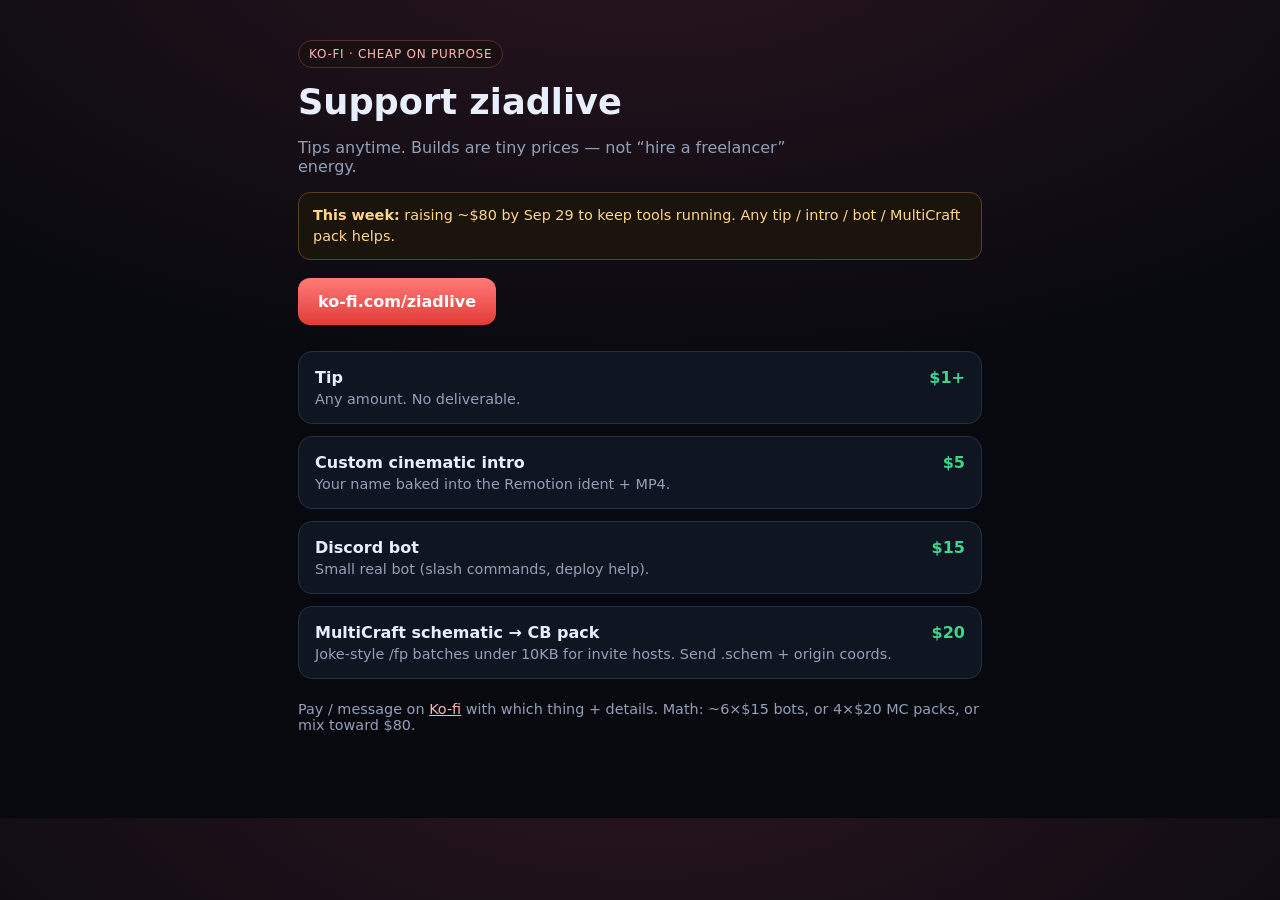
<file: support/index.html>
<!DOCTYPE html>
<html lang="en">
<head>
  <meta charset="UTF-8" />
  <meta name="viewport" content="width=device-width, initial-scale=1" />
  <title>Support ziadlive — tips &amp; cheap builds</title>
  <meta name="description" content="Tip on Ko-fi — intro $5, Discord bot $15, MultiCraft schematic→CB pack $20." />
  <style>
    :root { color-scheme: dark; --bg:#07090f; --card:#101522; --line:#243049; --text:#e8eefc; --muted:#93a0b8; --accent:#ff5e5b; --ok:#3dd68c; }
    * { box-sizing: border-box; }
    body { margin:0; font-family: ui-sans-serif, system-ui, Segoe UI, Roboto, sans-serif; background: radial-gradient(1000px 480px at 50% -10%, #2a1520, var(--bg)); color: var(--text); }
    .wrap { max-width: 720px; margin: 0 auto; padding: 40px 18px 70px; }
    .badge { display:inline-block; font-size:12px; letter-spacing:.06em; text-transform:uppercase; color:#ffb4b2; border:1px solid #5a2a2a; background:#1a1014; padding:6px 10px; border-radius:999px; }
    h1 { font-size: clamp(1.6rem, 4vw, 2.2rem); margin:14px 0 8px; line-height:1.15; }
    .lead { color:var(--muted); max-width: 48ch; }
    .btn { display:inline-flex; align-items:center; gap:8px; margin-top:18px; background:linear-gradient(180deg,#ff7a77,#e23b38); color:#fff; font-weight:700; text-decoration:none; padding:14px 20px; border-radius:12px; }
    .btn:hover { filter:brightness(1.06); }
    .grid { display:grid; gap:12px; margin-top:26px; }
    .card { background:var(--card); border:1px solid var(--line); border-radius:14px; padding:16px; display:flex; justify-content:space-between; gap:12px; align-items:flex-start; }
    .card h2 { margin:0 0 4px; font-size:1rem; }
    .card p { margin:0; color:var(--muted); font-size:.9rem; }
    .price { font-weight:700; color:var(--ok); white-space:nowrap; }
    .note { margin-top:22px; color:var(--muted); font-size:.9rem; }
    a.soft { color:#ffb4b2; }
    .sprint { margin-top:16px; padding:12px 14px; border-radius:12px; border:1px solid #5a4020; background:#1a140c; color:#ffd78a; font-size:.9rem; line-height:1.45; }
  </style>
</head>
<body>
  <div class="wrap">
    <div class="badge">Ko-fi · cheap on purpose</div>
    <h1>Support ziadlive</h1>
    <p class="lead">Tips anytime. Builds are tiny prices — not “hire a freelancer” energy.</p>
    <div class="sprint"><strong>This week:</strong> raising ~$80 by Sep 29 to keep tools running. Any tip / intro / bot / MultiCraft pack helps.</div>
    <a class="btn" href="https://ko-fi.com/ziadlive" target="_blank" rel="noopener">ko-fi.com/ziadlive</a>

    <div class="grid">
      <div class="card"><div><h2>Tip</h2><p>Any amount. No deliverable.</p></div><div class="price">$1+</div></div>
      <div class="card"><div><h2>Custom cinematic intro</h2><p>Your name baked into the Remotion ident + MP4.</p></div><div class="price">$5</div></div>
      <div class="card"><div><h2>Discord bot</h2><p>Small real bot (slash commands, deploy help).</p></div><div class="price">$15</div></div>
      <div class="card"><div><h2>MultiCraft schematic → CB pack</h2><p>Joke-style /fp batches under 10KB for invite hosts. Send .schem + origin coords.</p></div><div class="price">$20</div></div>
    </div>

    <p class="note">Pay / message on <a class="soft" href="https://ko-fi.com/ziadlive">Ko-fi</a> with which thing + details. Math: ~6×$15 bots, or 4×$20 MC packs, or mix toward $80.</p>
  </div>
</body>
</html>
</file>
<file: styles.css>
/* ============================================================
   Ziad T. — Personal portfolio
   Art direction: "Side A / Side B"
   A record-sleeve for a builder who also makes music.
   Dark warm ink · sand accent (Side A / web) · indigo (Side B / music)
   Type: Bricolage Grotesque (display + text), Fraunces italic (accents),
         JetBrains Mono (metadata).
   ============================================================ */

/* ---------- Tokens ---------- */

:root {
  --bg: #0d0c0a;
  --bg-2: #12100e;
  --bg-3: #191613;
  --bg-4: #221e19;

  --line: rgba(243, 236, 224, 0.08);
  --line-2: rgba(243, 236, 224, 0.16);
  --line-3: rgba(243, 236, 224, 0.28);

  --ink: #f3ece0;
  --ink-2: #b9b0a2;
  --ink-3: #8b8276;

  --a: #f2b04e;
  --a-2: #ffcd7a;
  --a-ink: #1a1206;
  --a-glow: rgba(242, 176, 78, 0.16);

  --b: #9aa7ff;
  --b-2: #c3caff;
  --b-ink: #0d0f24;
  --b-glow: rgba(154, 167, 255, 0.16);

  --font-display: "Bricolage Grotesque", "Inter Tight", system-ui, -apple-system, "Segoe UI", sans-serif;
  --font-body: "Bricolage Grotesque", system-ui, -apple-system, "Segoe UI", sans-serif;
  --font-serif: "Fraunces", "Iowan Old Style", Georgia, serif;
  --font-mono: "JetBrains Mono", ui-monospace, "SF Mono", Menlo, Consolas, monospace;

  --wrap: 1240px;
  --gutter: clamp(1.25rem, 5vw, 3.5rem);
  --section-y: clamp(5rem, 11vw, 9rem);

  --radius: 20px;
  --radius-sm: 12px;
  --radius-xs: 8px;

  --ease-out: cubic-bezier(0.22, 1, 0.36, 1);
  --ease-in-out: cubic-bezier(0.65, 0, 0.35, 1);
  --dur: 0.5s;

  --header-h: 4.5rem;
}

/* ---------- Reset & base ---------- */

*,
*::before,
*::after {
  box-sizing: border-box;
}

html {
  scroll-behavior: smooth;
  -webkit-text-size-adjust: 100%;
  color-scheme: dark;
  scroll-padding-top: calc(var(--header-h) + 1rem);
}

body {
  margin: 0;
  font-family: var(--font-body);
  font-optical-sizing: auto;
  font-size: 1.0625rem;
  line-height: 1.6;
  color: var(--ink);
  background: var(--bg);
  -webkit-font-smoothing: antialiased;
  -moz-osx-font-smoothing: grayscale;
  text-rendering: optimizeLegibility;
  overflow-x: clip;
}

body.menu-open {
  overflow: hidden;
}

img,
svg,
canvas {
  display: block;
  max-width: 100%;
}

h1, h2, h3, h4 {
  font-family: var(--font-display);
  font-optical-sizing: auto;
  margin: 0;
  color: var(--ink);
  text-wrap: balance;
}

p {
  margin: 0;
}

ul, ol {
  margin: 0;
  padding: 0;
}

a {
  color: var(--a);
  text-decoration: none;
  text-underline-offset: 0.2em;
  text-decoration-thickness: 1px;
  transition: color 0.2s var(--ease-out);
}

a:hover {
  color: var(--a-2);
}

:focus-visible {
  outline: 2px solid var(--a);
  outline-offset: 4px;
  border-radius: 4px;
}

::selection {
  background: var(--a);
  color: var(--a-ink);
}

code {
  font-family: var(--font-mono);
  font-size: 0.88em;
  color: var(--a-2);
  background: rgba(242, 176, 78, 0.1);
  border: 1px solid rgba(242, 176, 78, 0.18);
  padding: 0.08em 0.4em;
  border-radius: 6px;
}

em {
  font-family: var(--font-serif);
  font-style: italic;
  font-weight: 400;
  font-variation-settings: "SOFT" 60, "WONK" 1;
  letter-spacing: -0.01em;
}

h2 em,
.hero-lead em {
  color: var(--a);
  font-size: 1.04em;
}

.music h2 em {
  color: var(--b);
}

.mono {
  font-family: var(--font-mono);
  font-size: 0.75rem;
  font-weight: 500;
  letter-spacing: 0.12em;
  text-transform: uppercase;
  color: var(--ink-3);
}

.nowrap {
  white-space: nowrap;
}

.sr-only {
  position: absolute;
  width: 1px;
  height: 1px;
  padding: 0;
  margin: -1px;
  overflow: hidden;
  clip: rect(0, 0, 0, 0);
  white-space: nowrap;
  border: 0;
}

.skip-link {
  position: fixed;
  top: 0.75rem;
  left: 0.75rem;
  z-index: 1000;
  padding: 0.7rem 1.1rem;
  background: var(--a);
  color: var(--a-ink);
  font-weight: 600;
  border-radius: 999px;
  transform: translateY(-200%);
  transition: transform 0.2s var(--ease-out);
}

.skip-link:focus {
  transform: translateY(0);
  outline-color: var(--ink);
}

.wrap {
  width: min(100% - (var(--gutter) * 2), var(--wrap));
  margin-inline: auto;
}

/* Film grain — fixed, static, low cost */
.grain {
  position: fixed;
  inset: 0;
  z-index: 900;
  pointer-events: none;
  opacity: 0.055;
  background-image: url("data:image/svg+xml,%3Csvg xmlns='http://www.w3.org/2000/svg' width='220' height='220'%3E%3Cfilter id='n'%3E%3CfeTurbulence type='fractalNoise' baseFrequency='0.9' numOctaves='2' stitchTiles='stitch'/%3E%3CfeColorMatrix values='0 0 0 0 0 0 0 0 0 0 0 0 0 0 0 0 0 0 0.9 0'/%3E%3C/filter%3E%3Crect width='100%25' height='100%25' filter='url(%23n)'/%3E%3C/svg%3E");
  background-size: 220px 220px;
}

/* ---------- Motion (reveal) ---------- */

.js [data-reveal] {
  opacity: 0;
  transform: translateY(22px);
  transition: opacity 0.8s var(--ease-out), transform 0.8s var(--ease-out);
  will-change: opacity, transform;
}

.js [data-reveal].is-in {
  opacity: 1;
  transform: none;
}

@media (prefers-reduced-motion: reduce) {
  html { scroll-behavior: auto; }

  .js [data-reveal] {
    opacity: 1;
    transform: none;
    transition: none;
  }

  *,
  *::before,
  *::after {
    animation-duration: 0.01ms !important;
    animation-iteration-count: 1 !important;
    transition-duration: 0.01ms !important;
  }
}

/* ---------- Buttons ---------- */

.btn {
  --btn-bg: transparent;
  --btn-fg: var(--ink);
  --btn-bd: var(--line-2);
  position: relative;
  display: inline-flex;
  align-items: center;
  justify-content: center;
  gap: 0.55rem;
  padding: 0.9rem 1.4rem;
  font-family: var(--font-body);
  font-size: 0.95rem;
  font-weight: 600;
  line-height: 1;
  letter-spacing: -0.005em;
  color: var(--btn-fg);
  background: var(--btn-bg);
  border: 1px solid var(--btn-bd);
  border-radius: 999px;
  cursor: pointer;
  white-space: nowrap;
  transition:
    background 0.25s var(--ease-out),
    color 0.25s var(--ease-out),
    border-color 0.25s var(--ease-out),
    transform 0.25s var(--ease-out),
    box-shadow 0.25s var(--ease-out);
}

.btn:hover {
  transform: translateY(-1px);
}

.btn:active {
  transform: translateY(0);
}

.btn-arrow {
  display: inline-block;
  transition: transform 0.3s var(--ease-out);
}

.btn:hover .btn-arrow {
  transform: translate(2px, -2px);
}

.btn-primary .btn-arrow,
.hero-actions .btn-primary .btn-arrow {
  transform: none;
}

.hero-actions .btn-primary:hover .btn-arrow {
  transform: translateY(3px);
}

.btn-primary {
  --btn-bg: var(--a);
  --btn-fg: var(--a-ink);
  --btn-bd: var(--a);
  box-shadow: 0 0 0 0 var(--a-glow);
}

.btn-primary:hover {
  --btn-bg: var(--a-2);
  --btn-bd: var(--a-2);
  color: var(--a-ink);
  box-shadow: 0 10px 30px -10px rgba(242, 176, 78, 0.55);
}

.btn-ghost {
  --btn-bd: var(--line-2);
}

.btn-ghost:hover {
  --btn-bd: var(--line-3);
  --btn-bg: rgba(243, 236, 224, 0.05);
  color: var(--ink);
}

.btn-b {
  --btn-bg: var(--b);
  --btn-fg: var(--b-ink);
  --btn-bd: var(--b);
}

.btn-b:hover {
  --btn-bg: var(--b-2);
  --btn-bd: var(--b-2);
  color: var(--b-ink);
  box-shadow: 0 10px 30px -10px rgba(154, 167, 255, 0.55);
}

.btn-sm {
  padding: 0.65rem 1.05rem;
  font-size: 0.875rem;
}

/* ---------- Header ---------- */

.site-header {
  position: fixed;
  top: 0;
  left: 0;
  right: 0;
  z-index: 100;
  height: var(--header-h);
  transition: background 0.35s var(--ease-out), border-color 0.35s var(--ease-out), backdrop-filter 0.35s;
  border-bottom: 1px solid transparent;
}

.site-header.is-scrolled {
  background: rgba(13, 12, 10, 0.72);
  -webkit-backdrop-filter: blur(14px) saturate(140%);
  backdrop-filter: blur(14px) saturate(140%);
  border-bottom-color: var(--line);
}

.header-inner {
  height: 100%;
  display: flex;
  align-items: center;
  justify-content: space-between;
  gap: 1.5rem;
}

.brand {
  display: inline-flex;
  align-items: center;
  gap: 0.6rem;
  color: var(--ink);
  font-family: var(--font-display);
  font-weight: 700;
  font-size: 1.1rem;
  letter-spacing: -0.02em;
}

.brand:hover {
  color: var(--ink);
}

.brand-dot {
  width: 0.55rem;
  height: 0.55rem;
  border-radius: 50%;
  background: var(--a);
  box-shadow: 0 0 0 0 rgba(242, 176, 78, 0.6);
  animation: pulse 2.6s var(--ease-in-out) infinite;
}

@keyframes pulse {
  0%   { box-shadow: 0 0 0 0 rgba(242, 176, 78, 0.55); }
  70%  { box-shadow: 0 0 0 9px rgba(242, 176, 78, 0); }
  100% { box-shadow: 0 0 0 0 rgba(242, 176, 78, 0); }
}

.nav-list {
  display: flex;
  gap: 0.25rem;
  list-style: none;
}

.nav-list a {
  display: inline-flex;
  align-items: baseline;
  gap: 0.45rem;
  padding: 0.5rem 0.75rem;
  border-radius: 999px;
  color: var(--ink-2);
  font-size: 0.925rem;
  font-weight: 500;
  transition: color 0.2s var(--ease-out), background 0.2s var(--ease-out);
}

.nav-num {
  font-family: var(--font-mono);
  font-size: 0.65rem;
  letter-spacing: 0.06em;
  color: var(--ink-3);
  transition: color 0.2s var(--ease-out);
}

.nav-list a:hover {
  color: var(--ink);
  background: rgba(243, 236, 224, 0.05);
}

.nav-list a:hover .nav-num,
.nav-list a[aria-current="true"] .nav-num {
  color: var(--a);
}

.nav-list a[aria-current="true"] {
  color: var(--ink);
}

.header-actions {
  display: flex;
  align-items: center;
  gap: 0.75rem;
}

.nav-toggle {
  display: none;
  flex-direction: column;
  justify-content: center;
  align-items: center;
  gap: 6px;
  width: 2.75rem;
  height: 2.75rem;
  padding: 0;
  border: 1px solid var(--line-2);
  border-radius: 999px;
  background: rgba(13, 12, 10, 0.6);
  cursor: pointer;
  transition: border-color 0.2s var(--ease-out), background 0.2s var(--ease-out);
}

.nav-toggle:hover {
  border-color: var(--line-3);
}

.nav-toggle-bar {
  display: block;
  width: 1.1rem;
  height: 1.5px;
  background: var(--ink);
  transition: transform 0.3s var(--ease-out);
}

.nav-toggle[aria-expanded="true"] .nav-toggle-bar:first-child {
  transform: translateY(3.75px) rotate(45deg);
}

.nav-toggle[aria-expanded="true"] .nav-toggle-bar:last-child {
  transform: translateY(-3.75px) rotate(-45deg);
}

/* Full-screen mobile menu */

.menu {
  position: fixed;
  inset: 0;
  z-index: 90;
  display: flex;
  flex-direction: column;
  justify-content: flex-end;
  padding: calc(var(--header-h) + 1rem) var(--gutter) max(2rem, env(safe-area-inset-bottom));
  background:
    radial-gradient(70% 50% at 100% 0%, var(--a-glow), transparent 60%),
    var(--bg);
  opacity: 0;
  transform: translateY(-2%);
  transition: opacity 0.35s var(--ease-out), transform 0.35s var(--ease-out);
}

.menu[hidden] {
  display: none;
}

.menu.is-open {
  opacity: 1;
  transform: none;
}

.menu-list {
  list-style: none;
  border-top: 1px solid var(--line);
}

.menu-list li {
  border-bottom: 1px solid var(--line);
}

.menu-list a {
  display: flex;
  align-items: baseline;
  gap: 1rem;
  padding: 1rem 0;
  color: var(--ink);
  font-family: var(--font-display);
  font-size: clamp(2rem, 9vw, 3rem);
  font-weight: 600;
  letter-spacing: -0.03em;
  line-height: 1;
}

.menu.is-open .menu-list li {
  animation: menu-in 0.6s var(--ease-out) both;
}

.menu.is-open .menu-list li:nth-child(1) { animation-delay: 0.05s; }
.menu.is-open .menu-list li:nth-child(2) { animation-delay: 0.1s; }
.menu.is-open .menu-list li:nth-child(3) { animation-delay: 0.15s; }
.menu.is-open .menu-list li:nth-child(4) { animation-delay: 0.2s; }
.menu.is-open .menu-list li:nth-child(5) { animation-delay: 0.25s; }

@keyframes menu-in {
  from { opacity: 0; transform: translateY(14px); }
  to   { opacity: 1; transform: none; }
}

.menu-num {
  font-family: var(--font-mono);
  font-size: 0.75rem;
  letter-spacing: 0.1em;
  color: var(--a);
}

.menu-foot {
  display: flex;
  flex-direction: column;
  gap: 0.5rem;
  margin-top: 2rem;
  font-size: 0.95rem;
}

.menu-foot a {
  color: var(--ink-2);
}

/* ---------- Sections ---------- */

.section {
  position: relative;
  padding-block: var(--section-y);
}

.section-head {
  display: grid;
  gap: 1.25rem;
  padding-top: 1.5rem;
  margin-bottom: clamp(2.5rem, 6vw, 4.5rem);
  border-top: 1px solid var(--line);
}

@media (min-width: 900px) {
  .section-head {
    grid-template-columns: minmax(0, 1fr) minmax(0, 2.2fr);
    gap: 2rem;
    align-items: start;
  }
}

.section-index {
  display: inline-flex;
  align-items: center;
  gap: 0.7rem;
  margin: 0;
  padding-top: 0.5rem;
}

.section-index .idx {
  color: var(--a);
}

.section-index .idx-b {
  color: var(--b);
}

.side-tag {
  display: inline-flex;
  align-items: center;
  padding: 0.28rem 0.6rem;
  border-radius: 999px;
  font-size: 0.65rem;
  letter-spacing: 0.14em;
  border: 1px solid;
  line-height: 1;
}

.side-a {
  color: var(--a);
  border-color: rgba(242, 176, 78, 0.35);
  background: rgba(242, 176, 78, 0.08);
}

.side-b {
  color: var(--b);
  border-color: rgba(154, 167, 255, 0.35);
  background: rgba(154, 167, 255, 0.08);
}

.section-head h2,
.music-body h2 {
  font-size: clamp(2.25rem, 4.8vw, 3.9rem);
  font-weight: 600;
  line-height: 1.02;
  letter-spacing: -0.035em;
  max-width: 20ch;
}

/* ---------- Hero ---------- */

.hero {
  position: relative;
  min-height: 100svh;
  display: flex;
  flex-direction: column;
  justify-content: center;
  padding-top: calc(var(--header-h) + clamp(2.5rem, 6vw, 5rem));
  padding-bottom: clamp(7rem, 14vw, 11rem);
  overflow: hidden;
  isolation: isolate;
}

.hero::before {
  content: "";
  position: absolute;
  inset: 0;
  z-index: -1;
  background:
    radial-gradient(55% 45% at 12% 8%, rgba(242, 176, 78, 0.13), transparent 62%),
    radial-gradient(45% 40% at 92% 70%, rgba(154, 167, 255, 0.09), transparent 62%);
}

.hero-inner {
  position: relative;
}

.hero-kicker {
  display: flex;
  flex-wrap: wrap;
  gap: 0.6rem 0;
  margin-bottom: clamp(1.25rem, 3vw, 2.25rem);
  color: var(--ink-2);
}

.hero-kicker span {
  display: inline-flex;
  align-items: center;
}

.hero-kicker span + span::before {
  content: "";
  display: inline-block;
  width: 5px;
  height: 5px;
  margin: 0 0.9rem;
  border-radius: 50%;
  background: var(--a);
  opacity: 0.8;
}

.hero-name {
  font-size: clamp(5rem, 22vw, 17.5rem);
  font-weight: 800;
  line-height: 0.86;
  letter-spacing: -0.05em;
  margin-left: -0.04em;
  margin-bottom: clamp(2.25rem, 5vw, 4rem);
  font-variation-settings: "opsz" 96;
  color: var(--ink);
}

.hero-dot {
  color: var(--a);
}

.hero-grid {
  display: grid;
  gap: clamp(2rem, 5vw, 4rem);
  align-items: end;
}

@media (min-width: 960px) {
  .hero-grid {
    grid-template-columns: minmax(0, 1.35fr) minmax(300px, 0.85fr);
  }
}

.hero-lead {
  font-family: var(--font-display);
  font-size: clamp(1.45rem, 2.5vw, 2.15rem);
  font-weight: 500;
  line-height: 1.22;
  letter-spacing: -0.025em;
  color: var(--ink);
  max-width: 24ch;
  text-wrap: balance;
}

.hero-lead em {
  font-size: 1.06em;
}

.hero-actions {
  display: flex;
  flex-wrap: wrap;
  gap: 0.75rem;
  margin-top: clamp(1.75rem, 3vw, 2.5rem);
}

.hero-card {
  margin: 0;
  padding: 0.25rem 1.5rem;
  background: rgba(18, 16, 14, 0.7);
  border: 1px solid var(--line);
  border-radius: var(--radius);
  -webkit-backdrop-filter: blur(10px);
  backdrop-filter: blur(10px);
  box-shadow: 0 40px 80px -40px rgba(0, 0, 0, 0.8);
}

.hero-card-row {
  display: grid;
  grid-template-columns: 6.5rem minmax(0, 1fr);
  gap: 1rem;
  align-items: baseline;
  padding: 0.95rem 0;
  border-bottom: 1px solid var(--line);
}

.hero-card-row:last-child {
  border-bottom: 0;
}

.hero-card dt {
  font-family: var(--font-mono);
  font-size: 0.7rem;
  font-weight: 500;
  letter-spacing: 0.12em;
  text-transform: uppercase;
  color: var(--ink-3);
}

.hero-card dd {
  margin: 0;
  font-size: 0.975rem;
  color: var(--ink);
  line-height: 1.45;
}

.hero-card dd a {
  color: var(--b-2);
  border-bottom: 1px solid rgba(154, 167, 255, 0.35);
}

.hero-card dd a:hover {
  color: var(--b);
  border-bottom-color: var(--b);
}

.clock {
  font-family: var(--font-mono);
  font-weight: 500;
  font-size: 0.95rem;
  font-variant-numeric: tabular-nums;
}

.clock-zone {
  font-size: 0.65rem;
  margin-left: 0.35rem;
}

.hero-signal {
  position: absolute;
  left: 0;
  right: 0;
  bottom: 0;
  height: clamp(110px, 16vw, 200px);
  pointer-events: none;
  z-index: -1;
  -webkit-mask-image: linear-gradient(90deg, transparent, #000 12%, #000 88%, transparent);
  mask-image: linear-gradient(90deg, transparent, #000 12%, #000 88%, transparent);
}

.signal {
  width: 100%;
  height: 100%;
}

/* ---------- About ---------- */

.about-grid {
  display: grid;
  gap: clamp(2.5rem, 6vw, 5rem);
}

@media (min-width: 900px) {
  .about-grid {
    grid-template-columns: minmax(0, 1fr) minmax(0, 2.2fr);
  }

  .about-grid .prose {
    grid-column: 2;
    grid-row: 1;
  }

  .about-grid .stack {
    grid-column: 1;
    grid-row: 1;
  }
}

.prose {
  max-width: 58ch;
}

.prose p {
  color: var(--ink-2);
  margin-bottom: 1.25rem;
}

.prose p:last-child {
  margin-bottom: 0;
}

.prose .lede {
  font-size: clamp(1.25rem, 1.8vw, 1.5rem);
  line-height: 1.35;
  letter-spacing: -0.015em;
  color: var(--ink);
  font-weight: 500;
}

.prose a {
  color: var(--ink);
  border-bottom: 1px solid var(--line-3);
  transition: border-color 0.2s var(--ease-out), color 0.2s var(--ease-out);
}

.prose a:hover {
  color: var(--a);
  border-bottom-color: var(--a);
}

.stack {
  align-self: start;
}

.stack-title {
  margin: 0 0 1.25rem;
  padding-bottom: 0.9rem;
  border-bottom: 1px solid var(--line);
  color: var(--ink-3);
}

.stack-groups {
  margin: 0;
  display: grid;
  gap: 1.25rem;
}

.stack-group dt {
  font-size: 0.8rem;
  font-weight: 500;
  color: var(--ink-3);
  margin-bottom: 0.55rem;
}

.stack-group dd {
  margin: 0;
}

.stack-list {
  display: flex;
  flex-wrap: wrap;
  gap: 0.4rem;
  list-style: none;
}

.stack-list li {
  padding: 0.38rem 0.7rem;
  font-size: 0.85rem;
  font-weight: 500;
  color: var(--ink);
  border: 1px solid var(--line-2);
  border-radius: 999px;
  background: rgba(243, 236, 224, 0.03);
  transition: border-color 0.2s var(--ease-out), background 0.2s var(--ease-out);
}

.stack-list li:hover {
  border-color: var(--a);
  background: rgba(242, 176, 78, 0.08);
}

/* ---------- Work ---------- */

.work {
  background:
    radial-gradient(60% 40% at 0% 0%, rgba(242, 176, 78, 0.06), transparent 60%);
}

.project {
  position: relative;
  background: var(--bg-2);
  border: 1px solid var(--line);
  border-radius: var(--radius);
  transition: border-color 0.35s var(--ease-out), background 0.35s var(--ease-out), transform 0.35s var(--ease-out);
}

.project:hover {
  border-color: var(--line-2);
  background: var(--bg-3);
}

.project-lead {
  display: grid;
  gap: clamp(1.5rem, 3vw, 3rem);
  padding: clamp(1.25rem, 3vw, 2.5rem);
  margin-bottom: 1.5rem;
  overflow: hidden;
}

.project-lead::after {
  content: "";
  position: absolute;
  inset: auto -10% -30% auto;
  width: 50%;
  aspect-ratio: 1;
  border-radius: 50%;
  background: radial-gradient(circle, rgba(255, 122, 69, 0.14), transparent 65%);
  pointer-events: none;
}

@media (min-width: 900px) {
  .project-lead {
    grid-template-columns: minmax(0, 1.15fr) minmax(0, 1fr);
    align-items: center;
  }
}

.project-visual {
  position: relative;
}

.project-lead .project-visual {
  transform: perspective(1200px) rotateY(0deg);
  transition: transform 0.6s var(--ease-out);
}

@media (min-width: 900px) {
  .project-lead:hover .project-visual {
    transform: perspective(1200px) rotateY(-3deg) translateX(-4px);
  }
}

.project-body {
  position: relative;
  display: flex;
  flex-direction: column;
  justify-content: center;
}

.project-meta {
  margin: 0 0 0.9rem;
  color: var(--a);
}

.project-title {
  font-size: clamp(1.75rem, 3vw, 2.6rem);
  font-weight: 600;
  letter-spacing: -0.03em;
  line-height: 1.05;
  margin-bottom: 1rem;
}

.project-desc {
  color: var(--ink-2);
  max-width: 50ch;
}

.project-desc a {
  color: var(--ink);
  border-bottom: 1px solid var(--line-3);
}

.project-desc a:hover {
  color: var(--a);
  border-bottom-color: var(--a);
}

.project-points {
  list-style: none;
  margin: 1.5rem 0 0;
  display: grid;
  gap: 0.65rem;
  color: var(--ink-2);
  font-size: 0.975rem;
}

.project-points li {
  position: relative;
  padding-left: 1.4rem;
}

.project-points li::before {
  content: "";
  position: absolute;
  left: 0;
  top: 0.75em;
  width: 0.55rem;
  height: 1px;
  background: var(--a);
}

.project-links {
  display: flex;
  flex-wrap: wrap;
  gap: 0.75rem;
  margin-top: 2rem;
}

/* Grid cards */

.project-grid {
  display: grid;
  gap: 1.5rem;
}

@media (min-width: 720px) {
  .project-grid {
    grid-template-columns: repeat(2, minmax(0, 1fr));
  }
}

.project-card {
  display: flex;
  flex-direction: column;
  padding: 1rem 1rem 1.75rem;
}

.project-card .project-body {
  padding: 1.5rem 0.75rem 0;
}

.project-card .project-title {
  font-size: clamp(1.5rem, 2.2vw, 1.9rem);
  margin-bottom: 0.75rem;
}

.project-card .project-desc {
  font-size: 0.975rem;
}

.project-link {
  color: var(--ink);
}

.project-link::after {
  content: "";
  position: absolute;
  inset: 0;
  z-index: 1;
  border-radius: var(--radius);
}

.project-link:hover {
  color: var(--ink);
}

.project-card:focus-within {
  border-color: var(--a);
}

.project-card:focus-within .project-link:focus-visible {
  outline: none;
}

.project-domain {
  display: inline-flex;
  align-items: center;
  gap: 0.4rem;
  margin: 1.25rem 0 0;
  color: var(--ink-3);
  transition: color 0.25s var(--ease-out);
}

.project-domain span {
  display: inline-block;
  transition: transform 0.3s var(--ease-out);
}

.project-card:hover .project-domain {
  color: var(--a);
}

.project-card:hover .project-domain span {
  transform: translate(2px, -2px);
}

.project-card:hover .shot {
  transform: translateY(-4px);
}

/* ---------- Mock frames ("shots") ---------- */

.shot {
  --shot-bg: #16130f;
  --shot-fg: rgba(255, 255, 255, 0.75);
  --shot-dim: rgba(255, 255, 255, 0.12);
  --shot-accent: var(--a);
  --shot-accent-2: var(--a-2);
  container-type: inline-size;
  position: relative;
  display: flex;
  flex-direction: column;
  aspect-ratio: 16 / 10;
  width: 100%;
  border-radius: var(--radius-sm);
  overflow: hidden;
  background: var(--shot-bg);
  border: 1px solid rgba(255, 255, 255, 0.08);
  box-shadow:
    inset 0 1px 0 rgba(255, 255, 255, 0.06),
    0 30px 60px -30px rgba(0, 0, 0, 0.9);
  transition: transform 0.5s var(--ease-out), box-shadow 0.5s var(--ease-out);
}

.project-lead .shot {
  aspect-ratio: 16 / 11;
}

.shot-bar {
  display: flex;
  align-items: center;
  gap: 3cqw;
  padding: 2.2cqw 3cqw;
  background: rgba(255, 255, 255, 0.035);
  border-bottom: 1px solid rgba(255, 255, 255, 0.06);
}

.shot-dots {
  position: relative;
  width: 1.6cqw;
  height: 1.6cqw;
  border-radius: 50%;
  background: rgba(255, 255, 255, 0.18);
  box-shadow: 2.8cqw 0 0 rgba(255, 255, 255, 0.18), 5.6cqw 0 0 rgba(255, 255, 255, 0.18);
  margin-right: 5cqw;
}

.shot-url {
  flex: 1;
  max-width: 46cqw;
  margin-inline: auto;
  padding: 1.1cqw 2.5cqw;
  font-family: var(--font-mono);
  font-size: 2.1cqw;
  letter-spacing: 0.04em;
  color: var(--shot-fg);
  text-align: center;
  background: rgba(0, 0, 0, 0.35);
  border-radius: 999px;
  border: 1px solid rgba(255, 255, 255, 0.06);
  white-space: nowrap;
  overflow: hidden;
  text-overflow: ellipsis;
}

.shot-body {
  position: relative;
  flex: 1;
  min-height: 0;
}

.ln {
  display: block;
  height: 1.4cqw;
  border-radius: 999px;
  background: var(--shot-dim);
}

.w-35 { width: 35%; }
.w-45 { width: 45%; }
.w-50 { width: 50%; }
.w-55 { width: 55%; }
.w-60 { width: 60%; }
.w-70 { width: 70%; }
.w-75 { width: 75%; }
.w-80 { width: 80%; }
.w-85 { width: 85%; }
.w-90 { width: 90%; }

/* Area12 — website builder app */

.shot-area12 {
  --shot-bg: #17100c;
  --shot-accent: #ff7a45;
  --shot-accent-2: #ffb26b;
}

.shot-app {
  display: grid;
  grid-template-columns: 8cqw minmax(0, 1fr) 20cqw;
}

.app-side {
  display: flex;
  flex-direction: column;
  align-items: center;
  gap: 2.4cqw;
  padding: 3cqw 0;
  border-right: 1px solid rgba(255, 255, 255, 0.06);
}

.app-icon {
  width: 3.2cqw;
  height: 3.2cqw;
  border-radius: 25%;
  background: rgba(255, 255, 255, 0.12);
}

.app-icon.on {
  background: var(--shot-accent);
  box-shadow: 0 0 12px rgba(255, 122, 69, 0.6);
}

.app-canvas {
  padding: 4cqw;
  display: flex;
  flex-direction: column;
  gap: 3cqw;
  background:
    radial-gradient(80% 60% at 50% 0%, rgba(255, 122, 69, 0.14), transparent 70%);
}

.app-hero {
  position: relative;
  display: flex;
  flex-direction: column;
  gap: 2cqw;
  padding: 5cqw 4cqw;
  border-radius: 2.5cqw;
  background: rgba(255, 255, 255, 0.04);
  border: 1px solid rgba(255, 255, 255, 0.08);
}

.app-mark {
  font-family: var(--font-display);
  font-weight: 800;
  font-size: 7.5cqw;
  letter-spacing: -0.05em;
  line-height: 1;
  color: var(--shot-accent);
  margin-bottom: 1cqw;
}

.app-cta {
  display: block;
  width: 14cqw;
  height: 4cqw;
  margin-top: 1cqw;
  border-radius: 999px;
  background: var(--shot-accent);
}

.app-cards {
  display: grid;
  grid-template-columns: repeat(3, 1fr);
  gap: 2.5cqw;
}

.app-cards i {
  display: block;
  aspect-ratio: 4 / 3;
  border-radius: 2cqw;
  background: linear-gradient(160deg, rgba(255, 255, 255, 0.08), rgba(255, 255, 255, 0.02));
  border: 1px solid rgba(255, 255, 255, 0.07);
}

.app-panel {
  display: flex;
  flex-direction: column;
  gap: 2.4cqw;
  padding: 4cqw 3cqw;
  border-left: 1px solid rgba(255, 255, 255, 0.06);
  background: rgba(0, 0, 0, 0.2);
}

.tog {
  position: relative;
  display: block;
  width: 7cqw;
  height: 3.6cqw;
  border-radius: 999px;
  background: rgba(255, 255, 255, 0.12);
}

.tog::after {
  content: "";
  position: absolute;
  top: 0.5cqw;
  left: 0.5cqw;
  width: 2.6cqw;
  height: 2.6cqw;
  border-radius: 50%;
  background: rgba(255, 255, 255, 0.7);
}

.tog.on {
  background: var(--shot-accent);
}

.tog.on::after {
  left: auto;
  right: 0.5cqw;
  background: #fff;
}

.swatches {
  display: flex;
  gap: 1.4cqw;
  margin-top: auto;
}

.swatches i {
  width: 3cqw;
  height: 3cqw;
  border-radius: 50%;
}

.swatches i:nth-child(1) { background: #ff7a45; }
.swatches i:nth-child(2) { background: #ffb26b; }
.swatches i:nth-child(3) { background: #f3ece0; }
.swatches i:nth-child(4) { background: #3b2a22; }

/* Athenos — game studio landing */

.shot-athenos {
  --shot-bg: #0a1412;
  --shot-accent: #3fd9b3;
  --shot-accent-2: #a7f5e1;
}

.shot-site {
  display: flex;
  flex-direction: column;
  padding: 3.5cqw 5cqw;
  gap: 4cqw;
  background:
    radial-gradient(60% 70% at 70% 60%, rgba(63, 217, 179, 0.16), transparent 70%);
}

.site-nav {
  display: flex;
  align-items: center;
  gap: 3cqw;
}

.site-nav b {
  width: 4cqw;
  height: 4cqw;
  border-radius: 30%;
  background: var(--shot-accent);
}

.site-nav i {
  width: 7cqw;
  height: 1.3cqw;
  border-radius: 999px;
  background: rgba(255, 255, 255, 0.18);
}

.site-nav span {
  margin-left: auto;
  width: 11cqw;
  height: 4.2cqw;
  border-radius: 999px;
  border: 1px solid rgba(255, 255, 255, 0.2);
}

.site-hero {
  position: relative;
  flex: 1;
  display: flex;
  flex-direction: column;
  justify-content: center;
  gap: 2.4cqw;
}

.site-orb {
  position: absolute;
  right: 2cqw;
  top: 50%;
  width: 26cqw;
  height: 26cqw;
  transform: translateY(-50%);
  border-radius: 50%;
  background:
    radial-gradient(circle at 35% 35%, rgba(167, 245, 225, 0.9), rgba(63, 217, 179, 0.5) 40%, rgba(10, 20, 18, 0) 70%);
  filter: blur(1px);
  opacity: 0.9;
}

.site-word {
  font-family: var(--font-display);
  font-weight: 800;
  font-size: 11cqw;
  letter-spacing: 0.02em;
  line-height: 1;
  color: #eafff8;
}

.site-btns {
  display: flex;
  gap: 2cqw;
  margin-top: 1cqw;
}

.site-btns i {
  width: 13cqw;
  height: 4.4cqw;
  border-radius: 999px;
  border: 1px solid rgba(255, 255, 255, 0.25);
}

.site-btns i.fill {
  background: var(--shot-accent);
  border-color: var(--shot-accent);
}

/* MTCTiers — tier list */

.shot-mtc {
  --shot-bg: #141007;
  --shot-accent: #f5c451;
  --shot-accent-2: #ffe3a1;
}

.shot-tiers {
  display: flex;
  flex-direction: column;
  gap: 2.4cqw;
  padding: 4cqw 5cqw;
}

.tier-head {
  display: flex;
  align-items: center;
  gap: 3cqw;
  margin-bottom: 1cqw;
}

.tier-head b {
  font-family: var(--font-display);
  font-weight: 800;
  font-size: 5.5cqw;
  letter-spacing: -0.03em;
  color: var(--shot-accent);
}

.tier-row {
  display: flex;
  align-items: center;
  gap: 3cqw;
  padding: 2.4cqw 3cqw;
  border-radius: 2cqw;
  background: rgba(255, 255, 255, 0.04);
  border: 1px solid rgba(255, 255, 255, 0.06);
}

.tier-badge {
  width: 9cqw;
  height: 5cqw;
  border-radius: 1.2cqw;
}

.tier-badge.t1 { background: linear-gradient(135deg, #f5c451, #ffe3a1); }
.tier-badge.t2 { background: linear-gradient(135deg, #c9ccd6, #f3f4f7); }
.tier-badge.t3 { background: linear-gradient(135deg, #b8733d, #e2a774); }

.tier-avatars {
  display: flex;
  gap: 1.6cqw;
}

.tier-avatars i {
  width: 5cqw;
  height: 5cqw;
  border-radius: 50%;
  background: rgba(255, 255, 255, 0.14);
  border: 1px solid rgba(255, 255, 255, 0.1);
}

.tier-avatars i:nth-child(odd) {
  background: rgba(245, 196, 81, 0.35);
}

/* RiftPvP — server status card */

.shot-rift {
  --shot-bg: #130a17;
  --shot-accent: #c56bff;
  --shot-accent-2: #ff6bd6;
}

.shot-server {
  display: grid;
  place-items: center;
  padding: 5cqw;
  background:
    radial-gradient(50% 60% at 50% 100%, rgba(197, 107, 255, 0.22), transparent 70%);
}

.server-card {
  position: relative;
  display: flex;
  flex-direction: column;
  gap: 2.4cqw;
  width: 72cqw;
  padding: 5cqw;
  border-radius: 3cqw;
  background: rgba(255, 255, 255, 0.04);
  border: 1px solid rgba(255, 255, 255, 0.1);
}

.server-dot {
  position: absolute;
  top: 4cqw;
  right: 4cqw;
  width: 2.4cqw;
  height: 2.4cqw;
  border-radius: 50%;
  background: #6dffb1;
  box-shadow: 0 0 10px #6dffb1;
}

.server-word {
  font-family: var(--font-display);
  font-weight: 800;
  font-size: 9cqw;
  letter-spacing: 0.06em;
  line-height: 1;
  background: linear-gradient(90deg, var(--shot-accent), var(--shot-accent-2));
  -webkit-background-clip: text;
  background-clip: text;
  color: transparent;
}

.server-bars {
  display: flex;
  align-items: flex-end;
  gap: 1.2cqw;
  height: 12cqw;
  margin-top: 1cqw;
}

.server-bars i {
  flex: 1;
  border-radius: 1cqw 1cqw 0 0;
  background: linear-gradient(180deg, var(--shot-accent), rgba(197, 107, 255, 0.2));
}

.server-bars i:nth-child(1)  { height: 45%; }
.server-bars i:nth-child(2)  { height: 60%; }
.server-bars i:nth-child(3)  { height: 52%; }
.server-bars i:nth-child(4)  { height: 78%; }
.server-bars i:nth-child(5)  { height: 66%; }
.server-bars i:nth-child(6)  { height: 90%; }
.server-bars i:nth-child(7)  { height: 72%; }
.server-bars i:nth-child(8)  { height: 84%; }
.server-bars i:nth-child(9)  { height: 58%; }
.server-bars i:nth-child(10) { height: 70%; }
.server-bars i:nth-child(11) { height: 96%; }
.server-bars i:nth-child(12) { height: 80%; }

.server-ip {
  display: block;
  height: 5cqw;
  border-radius: 999px;
  border: 1px dashed rgba(255, 255, 255, 0.25);
}

/* Montresique — editorial landing */

.shot-mont {
  --shot-bg: #170a0e;
  --shot-accent: #e58aa0;
  --shot-accent-2: #f6d9c4;
}

.shot-editorial {
  display: flex;
  flex-direction: column;
  align-items: center;
  justify-content: center;
  gap: 3cqw;
  padding: 5cqw 8cqw;
  background:
    radial-gradient(70% 50% at 50% 0%, rgba(229, 138, 160, 0.14), transparent 70%);
}

.ed-rule {
  width: 100%;
  height: 1px;
  background: rgba(246, 217, 196, 0.25);
}

.ed-word {
  font-family: var(--font-serif);
  font-style: italic;
  font-weight: 400;
  font-variation-settings: "SOFT" 100, "WONK" 1;
  font-size: 10cqw;
  letter-spacing: -0.01em;
  line-height: 1;
  color: var(--shot-accent-2);
}

.ed-cols {
  display: grid;
  grid-template-columns: 1fr 1fr;
  gap: 6cqw;
  width: 100%;
  margin-top: 1cqw;
}

.ed-cols span {
  display: flex;
  flex-direction: column;
  gap: 2cqw;
}

.ed-cols .ln {
  height: 1.2cqw;
  background: rgba(246, 217, 196, 0.18);
}

/* More work */

.work-more {
  display: grid;
  gap: 1rem;
  margin-top: clamp(2.5rem, 5vw, 4rem);
  padding-top: 1.5rem;
  border-top: 1px solid var(--line);
}

@media (min-width: 900px) {
  .work-more {
    grid-template-columns: minmax(0, 1fr) minmax(0, 2.2fr);
    gap: 2rem;
  }
}

.work-more-label {
  margin: 0;
  padding-top: 0.25rem;
}

.work-more-list {
  display: flex;
  flex-wrap: wrap;
  gap: 0.5rem 2rem;
  list-style: none;
  color: var(--ink-2);
}

.work-more-list li {
  position: relative;
  padding-left: 1.1rem;
}

.work-more-list li::before {
  content: "";
  position: absolute;
  left: 0;
  top: 0.78em;
  width: 5px;
  height: 5px;
  border-radius: 50%;
  background: var(--a);
}

/* ---------- Music (Side B) ---------- */

.music {
  padding-block: clamp(2rem, 4vw, 3rem) var(--section-y);
}

.music-panel {
  position: relative;
  display: grid;
  gap: clamp(2rem, 5vw, 4rem);
  align-items: center;
  padding: clamp(1.75rem, 4vw, 4rem);
  border-radius: calc(var(--radius) + 6px);
  background:
    radial-gradient(60% 80% at 20% 50%, rgba(154, 167, 255, 0.14), transparent 65%),
    linear-gradient(180deg, #14131d, #100f14);
  border: 1px solid rgba(154, 167, 255, 0.18);
  overflow: hidden;
}

.music-panel::before {
  content: "";
  position: absolute;
  inset: 0;
  background:
    repeating-linear-gradient(90deg, rgba(255, 255, 255, 0.025) 0 1px, transparent 1px 64px);
  mask-image: linear-gradient(180deg, transparent, #000 40%, transparent);
  -webkit-mask-image: linear-gradient(180deg, transparent, #000 40%, transparent);
  pointer-events: none;
}

@media (min-width: 900px) {
  .music-panel {
    grid-template-columns: minmax(0, 0.9fr) minmax(0, 1.1fr);
  }
}

.music-visual {
  position: relative;
  display: grid;
  place-items: center;
  padding: 1rem;
}

.disc {
  --disc-size: clamp(240px, 30vw, 380px);
  position: relative;
  width: var(--disc-size);
  aspect-ratio: 1;
  border-radius: 50%;
  background:
    radial-gradient(circle at 50% 50%, #0b0b0f 0 6%, transparent 6.5%),
    radial-gradient(circle at 50% 50%, #17161d 0 100%);
  box-shadow:
    0 0 0 1px rgba(255, 255, 255, 0.06),
    0 50px 100px -40px rgba(0, 0, 0, 0.9),
    0 0 80px -20px rgba(154, 167, 255, 0.35);
  animation: spin 14s linear infinite;
}

.disc-grooves {
  position: absolute;
  inset: 0;
  border-radius: 50%;
  background:
    repeating-radial-gradient(circle at 50% 50%,
      rgba(255, 255, 255, 0.045) 0 1px,
      transparent 1px 3px);
  mask-image: radial-gradient(circle, transparent 30%, #000 31%, #000 96%, transparent 97%);
  -webkit-mask-image: radial-gradient(circle, transparent 30%, #000 31%, #000 96%, transparent 97%);
}

.disc-sheen {
  position: absolute;
  inset: 0;
  border-radius: 50%;
  background:
    conic-gradient(from 200deg,
      transparent 0 8%,
      rgba(195, 202, 255, 0.16) 14%,
      transparent 22% 52%,
      rgba(242, 176, 78, 0.12) 60%,
      transparent 68% 100%);
  mix-blend-mode: screen;
}

.disc-label {
  position: absolute;
  inset: 31%;
  display: grid;
  place-items: center;
  grid-template-rows: 1fr auto 1fr;
  border-radius: 50%;
  background:
    radial-gradient(circle at 40% 35%, #b6bfff, var(--b) 45%, #5f6bd6 100%);
  color: var(--b-ink);
  box-shadow: inset 0 0 0 1px rgba(255, 255, 255, 0.25);
}

.disc-label-top,
.disc-label-bottom {
  font-size: clamp(0.55rem, 0.9vw, 0.7rem);
  letter-spacing: 0.22em;
  color: var(--b-ink);
  font-weight: 500;
}

.disc-label-top { align-self: end; padding-bottom: 0.35rem; }
.disc-label-bottom { align-self: start; padding-top: 0.35rem; }

.disc-label-hole {
  width: 12%;
  aspect-ratio: 1;
  border-radius: 50%;
  background: var(--bg);
  box-shadow: inset 0 0 0 1px rgba(255, 255, 255, 0.2);
}

@keyframes spin {
  to { transform: rotate(360deg); }
}

.music-body {
  position: relative;
}

.music-body .section-index {
  margin-bottom: 1.25rem;
}

.music-copy {
  margin-top: 1.5rem;
  max-width: 48ch;
  color: var(--ink-2);
}

.eq {
  display: flex;
  align-items: flex-end;
  gap: 4px;
  height: 44px;
  margin-top: 2rem;
}

.eq i {
  flex: 0 0 4px;
  height: 20%;
  border-radius: 2px;
  background: linear-gradient(180deg, var(--b-2), var(--b));
  animation: eq 1.4s var(--ease-in-out) infinite alternate;
  transform-origin: bottom;
}

.eq i:nth-child(3n)   { animation-delay: -0.2s; height: 45%; }
.eq i:nth-child(3n+1) { animation-delay: -0.6s; height: 30%; }
.eq i:nth-child(3n+2) { animation-delay: -1s;   height: 70%; }
.eq i:nth-child(5n)   { animation-delay: -0.4s; height: 55%; }
.eq i:nth-child(7n)   { animation-delay: -0.8s; height: 85%; }
.eq i:nth-child(11n)  { animation-delay: -1.2s; height: 40%; }

@keyframes eq {
  from { transform: scaleY(0.35); opacity: 0.6; }
  to   { transform: scaleY(1); opacity: 1; }
}

.music-actions {
  display: flex;
  flex-wrap: wrap;
  align-items: center;
  gap: 1rem 1.5rem;
  margin-top: 2rem;
}

.music-hint {
  color: var(--ink-3);
}

/* ---------- Philosophy ---------- */

.principles {
  list-style: none;
  display: grid;
  gap: 1px;
  background: var(--line);
  border: 1px solid var(--line);
  border-radius: var(--radius);
  overflow: hidden;
}

@media (min-width: 720px) {
  .principles {
    grid-template-columns: repeat(2, minmax(0, 1fr));
  }
}

@media (min-width: 1100px) {
  .principles {
    grid-template-columns: repeat(4, minmax(0, 1fr));
  }
}

.principle {
  position: relative;
  display: flex;
  flex-direction: column;
  gap: 0.85rem;
  padding: clamp(1.5rem, 2.5vw, 2.25rem);
  background: var(--bg);
  transition: background 0.35s var(--ease-out);
}

.principle:hover {
  background: var(--bg-2);
}

.principle-num {
  color: var(--a);
  font-size: 0.85rem;
  letter-spacing: 0.08em;
  text-transform: none;
}

.principle h3 {
  font-size: clamp(1.35rem, 1.8vw, 1.65rem);
  font-weight: 600;
  letter-spacing: -0.025em;
  line-height: 1.1;
  margin-top: 1.5rem;
}

.principle p {
  color: var(--ink-2);
  font-size: 0.975rem;
}

/* ---------- Contact ---------- */

.contact {
  overflow: hidden;
}

.contact::after {
  content: "";
  position: absolute;
  left: 50%;
  bottom: -30%;
  width: 90vw;
  max-width: 1400px;
  aspect-ratio: 2 / 1;
  transform: translateX(-50%);
  border-radius: 50%;
  background: radial-gradient(ellipse at 50% 100%, rgba(242, 176, 78, 0.14), transparent 65%);
  pointer-events: none;
  z-index: -1;
}

.contact-body {
  display: grid;
  gap: 2rem;
}

@media (min-width: 900px) {
  .contact-body {
    grid-template-columns: minmax(0, 1fr) minmax(0, 2.2fr);
  }

  .contact-copy {
    grid-column: 1;
  }

  .contact-email {
    grid-column: 2;
    grid-row: 1;
  }

  .contact-list {
    grid-column: 2;
  }
}

.contact-copy {
  color: var(--ink-2);
  max-width: 28ch;
  font-size: 1.05rem;
}

.contact-email {
  display: flex;
  flex-wrap: wrap;
  align-items: center;
  gap: 1rem 1.5rem;
}

.contact-email-link {
  font-family: var(--font-display);
  font-size: clamp(1.75rem, 4.8vw, 4.25rem);
  font-weight: 600;
  letter-spacing: -0.04em;
  line-height: 1;
  color: var(--ink);
  overflow-wrap: anywhere;
  background-image: linear-gradient(var(--a), var(--a));
  background-repeat: no-repeat;
  background-size: 0% 3px;
  background-position: 0 100%;
  padding-bottom: 0.12em;
  transition: background-size 0.5s var(--ease-out), color 0.3s var(--ease-out);
}

.contact-email-link .at {
  color: var(--a);
  font-family: var(--font-serif);
  font-style: italic;
  font-weight: 400;
  font-variation-settings: "SOFT" 100, "WONK" 1;
}

.contact-email-link:hover {
  color: var(--ink);
  background-size: 100% 3px;
}

.copy-btn {
  display: inline-flex;
  align-items: center;
  gap: 0.5rem;
  padding: 0.65rem 1rem;
  font-family: var(--font-mono);
  font-size: 0.75rem;
  font-weight: 500;
  letter-spacing: 0.1em;
  text-transform: uppercase;
  color: var(--ink-2);
  background: transparent;
  border: 1px solid var(--line-2);
  border-radius: 999px;
  cursor: pointer;
  transition: color 0.2s var(--ease-out), border-color 0.2s var(--ease-out), background 0.2s var(--ease-out);
}

.copy-btn:hover {
  color: var(--ink);
  border-color: var(--line-3);
  background: rgba(243, 236, 224, 0.05);
}

.copy-btn.is-copied {
  color: var(--a-ink);
  background: var(--a);
  border-color: var(--a);
}

.contact-list {
  display: grid;
  gap: 1.25rem 2rem;
  margin: 0.5rem 0 0;
  padding-top: 1.5rem;
  border-top: 1px solid var(--line);
}

@media (min-width: 600px) {
  .contact-list {
    grid-template-columns: repeat(3, minmax(0, 1fr));
  }
}

.contact-list dt {
  margin-bottom: 0.4rem;
}

.contact-list dd {
  margin: 0;
  font-weight: 500;
}

.contact-list dd a {
  color: var(--ink);
  border-bottom: 1px solid var(--line-3);
}

.contact-list dd a:hover {
  color: var(--a);
  border-bottom-color: var(--a);
}

/* ---------- Footer ---------- */

.site-footer {
  border-top: 1px solid var(--line);
  padding-block: clamp(2.5rem, 5vw, 4rem);
  background: var(--bg-2);
}

.footer-inner {
  display: grid;
  gap: 2rem;
}

@media (min-width: 900px) {
  .footer-inner {
    grid-template-columns: minmax(0, 1fr) minmax(0, 1fr) minmax(0, 1.2fr);
    align-items: start;
  }
}

.footer-brand {
  display: flex;
  flex-direction: column;
  gap: 0.75rem;
}

.footer-tagline {
  font-family: var(--font-serif);
  font-style: italic;
  font-variation-settings: "SOFT" 80, "WONK" 1;
  font-size: 1.15rem;
  color: var(--ink-2);
}

.footer-nav ul {
  list-style: none;
  display: flex;
  flex-wrap: wrap;
  gap: 0.5rem 1.25rem;
}

.footer-nav a {
  color: var(--ink-2);
  font-size: 0.95rem;
}

.footer-nav a:hover {
  color: var(--ink);
}

.footer-meta {
  display: grid;
  gap: 0.5rem;
  text-transform: none;
  letter-spacing: 0.02em;
  font-size: 0.8rem;
}

@media (min-width: 900px) {
  .footer-meta {
    text-align: right;
  }
}

.footer-meta a {
  color: var(--ink-2);
}

.footer-meta a:hover {
  color: var(--a);
}

/* ---------- Responsive ---------- */

@media (max-width: 900px) {
  .nav { display: none; }
  .nav-toggle { display: flex; }
  .header-cta { display: none; }
}

@media (min-width: 901px) {
  .menu { display: none !important; }
}

@media (max-width: 600px) {
  :root {
    --header-h: 4rem;
  }

  .hero {
    padding-bottom: 7rem;
  }

  /* Kicker: first role on its own line, the other two share line two */
  .hero-kicker span:first-child {
    flex-basis: 100%;
  }

  .hero-kicker span:nth-child(2)::before {
    display: none;
  }

  .hero-card {
    padding: 0.1rem 1.15rem;
  }

  .hero-card-row {
    grid-template-columns: 5.25rem minmax(0, 1fr);
    padding: 0.8rem 0;
  }

  .project-card {
    padding: 0.75rem 0.75rem 1.5rem;
  }

  .project-card .project-body {
    padding: 1.25rem 0.5rem 0;
  }

  .contact-email {
    flex-direction: column;
    align-items: flex-start;
  }
}

/* Short, wide viewports (13" laptops, 720p): keep the whole hero on the first screen */
@media (min-width: 900px) and (max-height: 820px) {
  .hero {
    padding-top: calc(var(--header-h) + 1.5rem);
    padding-bottom: 6rem;
  }

  .hero-kicker {
    margin-bottom: 1rem;
  }

  .hero-name {
    font-size: clamp(5rem, 14vw, 12.5rem);
    margin-bottom: 2rem;
  }

  .hero-signal {
    height: 120px;
  }
}

/* Very short viewports (landscape phones): don't force a 100svh hero */
@media (max-height: 560px) {
  .hero {
    min-height: auto;
    padding-bottom: 6rem;
  }
}
</file>
